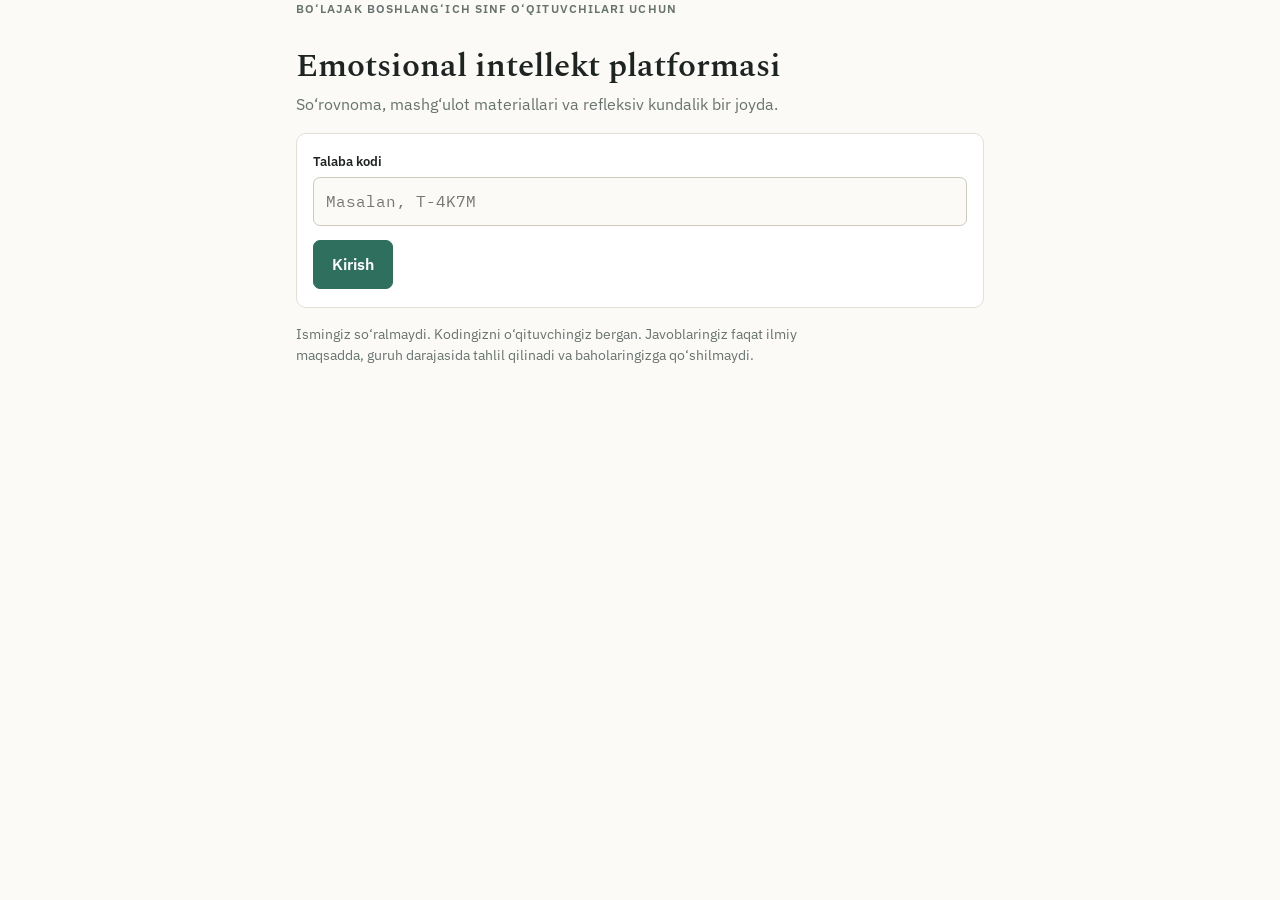
<file: index.html>
<!doctype html>
<html lang="uz">
<head>
<meta charset="utf-8">
<meta name="viewport" content="width=device-width, initial-scale=1, viewport-fit=cover">
<title>Emotsional intellekt platformasi</title>
<link rel="stylesheet" href="https://fonts.googleapis.com/css2?family=Spectral:wght@500;600&family=IBM+Plex+Sans:wght@400;500;600&family=IBM+Plex+Mono:wght@400;500&display=swap">
<link rel="stylesheet" href="uslub.css">
<link rel="manifest" href="manifest.json">
<meta name="theme-color" content="#2F6F5E">
<link rel="apple-touch-icon" href="ikon-192.png">
<link rel="icon" href="ikon-192.png">
</head>
<body>

<div class="yuqori-bar" id="bar" hidden>
  <div class="ichki">
    <span class="nom" id="bar-nom">Bosh sahifa</span>
    <span class="kod" id="bar-kod"></span>
    <button id="bar-orqaga" type="button">Orqaga</button>
  </div>
</div>

<div class="wrap">

  <!-- ============ KIRISH ============ -->
  <section id="e-kirish">
    <p class="kicker">Bo‘lajak boshlang‘ich sinf o‘qituvchilari uchun</p>
    <h1>Emotsional intellekt platformasi</h1>
    <p class="muted">So‘rovnoma, mashg‘ulot materiallari va refleksiv kundalik bir joyda.</p>

    <div class="panel">
      <label class="fld" style="margin-bottom:0">
        <span>Talaba kodi</span>
        <input type="text" class="mono" id="kod" placeholder="Masalan, T-4K7M" autocomplete="off" spellcheck="false">
      </label>
      <div class="amal" style="margin-top:14px">
        <button class="asosiy" id="kirish-tugma" type="button">Kirish</button>
        <span class="xabar" id="kirish-xabar"></span>
      </div>
    </div>
    <p class="small muted">Ismingiz so‘ralmaydi. Kodingizni o‘qituvchingiz bergan. Javoblaringiz faqat ilmiy maqsadda, guruh darajasida tahlil qilinadi va baholaringizga qo‘shilmaydi.</p>
  </section>

  <!-- ============ BOSH SAHIFA ============ -->
  <section id="e-bosh" hidden>
    <p class="kicker" id="bosh-guruh"></p>
    <h1>Xush kelibsiz</h1>

    <div class="panel" id="sorov-panel">
      <h3 style="margin-top:0">Diagnostik so‘rovnoma</h3>
      <p class="small muted" id="sorov-izoh"></p>
      <div class="amal" style="margin-top:10px">
        <button class="asosiy" id="sorov-tugma" type="button">So‘rovnomani ochish</button>
      </div>
    </div>

    <div id="mashgulot-bolim" hidden>
      <h2>Mashg‘ulotlar</h2>
      <p class="small muted">Har bir mashg‘ulotdan oldin materialni o‘qing va tekshiruv savollariga javob bering. Mashg‘ulot oxirida refleksiv kundalikni yozing.</p>
      <div id="mashgulot-royxat"></div>
    </div>
  </section>

  <!-- ============ MASHG'ULOT ============ -->
  <section id="e-mashgulot" hidden>
    <p class="kicker" id="m-modul"></p>
    <h1 id="m-nom"></h1>
    <p class="muted small" id="m-fan"></p>

    <div class="panel">
      <p style="margin-bottom:6px"><strong>Maqsad.</strong> <span id="m-maqsad"></span></p>
      <p class="small" style="margin:10px 0 4px"><strong>Mashg‘ulotdan keyin siz:</strong></p>
      <ul class="toza small" id="m-natijalar"></ul>
      <p class="small muted" style="margin:0"><strong>Tarkibiy qism:</strong> <span id="m-tarkibiy"></span> · <strong>Mahsulot:</strong> <span id="m-mahsulot"></span></p>
    </div>

    <h2>Mashg‘ulotdan oldin o‘qing</h2>
    <div class="oqish" id="m-oqish"></div>

    <h2>Tekshiruv savollari</h2>
    <p class="small muted">Har bir savolning bitta to‘g‘ri javobi bor. Natija baholanmaydi, u o‘zingizni tekshirish uchun.</p>
    <div id="m-savollar"></div>
    <div class="amal">
      <button class="asosiy" id="m-tekshir" type="button">Tekshirish</button>
      <button id="m-qayta" type="button" hidden>Qayta urinish</button>
      <span class="xabar" id="m-xabar"></span>
    </div>

    <h2>Amaliyot topshirig‘i</h2>
    <div class="panel"><p id="m-topshiriq" style="margin:0"></p></div>

    <div class="amal">
      <button class="asosiy" id="m-kundalik" type="button">Refleksiv kundalikni yozish</button>
    </div>
  </section>

  <!-- ============ KUNDALIK ============ -->
  <section id="e-kundalik" hidden>
    <p class="kicker">Refleksiv kundalik</p>
    <h1 id="k-nom"></h1>
    <p class="muted small">Har bir bosqichga kamida bir-ikki to‘liq jumla yozing. Kundalik baholanmaydi, lekin u sizning kasbiy o‘sishingizni ko‘rsatadigan asosiy hujjat. Yozganingiz shu qurilmada saqlanib turadi, saqlangandan keyin ham uni tahrirlash mumkin.</p>

    <div class="panel" id="k-qiyos-panel" hidden>
      <h3 style="margin-top:0">Vaziyat</h3>
      <p id="k-qiyos-vaziyat"></p>
      <textarea id="k-qiyos" aria-label="Vaziyatga javobingiz"></textarea>
      <div class="hisob" id="k-qiyos-hisob"></div>
    </div>

    <div id="k-bosqichlar"></div>

    <div class="bosqich" id="k-topshiriq-blok">
      <div class="b-nom">Oldingi mashg‘ulotning amaliyot topshirig‘i</div>
      <div class="b-savol">Uni bajardingizmi?</div>
      <div class="radio-qator" id="k-topshiriq"></div>
    </div>

    <div class="amal">
      <button class="asosiy" id="k-saqla" type="button">Saqlash</button>
      <span class="xabar" id="k-xabar"></span>
    </div>

    <div id="k-qiyos-natija" hidden>
      <h2>Birinchi va oxirgi javobingiz</h2>
      <div class="qiyos">
        <div><p class="small muted" style="margin-bottom:4px">1-mashg‘ulotda</p><div class="ustun" id="k-q1"></div></div>
        <div><p class="small muted" style="margin-bottom:4px">12-mashg‘ulotda</p><div class="ustun" id="k-q12"></div></div>
      </div>
      <p class="small muted" style="margin-top:10px">Ikkala javobni solishtiring: endi bolaning holatini qanday aniqlaysiz va javobingiz nimasi bilan farq qiladi? Buni portfoliodagi o‘sish dalillaringizdan biri sifatida yozing.</p>
    </div>
  </section>

</div>

<script src="umumiy.js"></script>
<script src="mashgulotlar.js"></script>
<script>
(function () {
  "use strict";

  var KOD_KALIT = "platforma_kod";
  var kod = "", guruh = "", holat = { kundalik: [], tayyorgarlik: [] };
  var sozlama = { faol_nuqtalar: "", ochiq_mashgulot: 1 };
  var joriy = null;           // ochiq mashg'ulot obyekti
  var testJavob = {};         // savol tartibi -> tanlangan variant
  var kTopshiriq = "";
  var joriyEkran = "kirish";

  /* ---------------- ekranlar ---------------- */
  function ekran(nom, sarlavha) {
    joriyEkran = nom;
    ["kirish", "bosh", "mashgulot", "kundalik"].forEach(function (e) {
      el("e-" + e).hidden = e !== nom;
    });
    el("bar").hidden = nom === "kirish";
    el("bar-nom").textContent = sarlavha || "Bosh sahifa";
    el("bar-kod").textContent = kod;
    el("bar-orqaga").textContent = nom === "bosh" ? "Chiqish" : "Orqaga";
    window.scrollTo(0, 0);
  }

  function marshrut() {
    if (!kod) { ekran("kirish"); return; }
    var h = (location.hash || "").replace("#", "");
    var m = h.match(/^(m|k)(\d{1,2})$/);
    if (m) {
      var n = parseInt(m[2], 10);
      var obj = MASHGULOTLAR.filter(function (x) { return x.n === n; })[0];
      if (obj && tajribaGuruhimi(guruh) && n <= sozlama.ochiq_mashgulot) {
        if (m[1] === "m") mashgulotChiz(obj); else kundalikChiz(obj);
        return;
      }
    }
    if (h) { try { history.replaceState(null, "", location.pathname + location.search); } catch (e) {} }
    boshChiz();
  }
  window.addEventListener("hashchange", marshrut);

  el("bar-orqaga").addEventListener("click", function () {
    if (joriyEkran === "kundalik" && joriy) { location.hash = "#m" + joriy.n; return; }
    if (joriyEkran === "mashgulot") { location.hash = ""; return; }
    xotiraOchir(KOD_KALIT);
    kod = ""; guruh = "";
    el("kod").value = "";
    if (location.hash) location.hash = ""; else ekran("kirish");
  });

  /* ---------------- kirish ---------------- */
  function yuklash(k, xabarEl) {
    xabarEl.textContent = "Tekshirilmoqda…";
    return Promise.all([
      sbRpc("talaba_holat", { p_kod: k }),
      sbRpc("platforma_holat", {})
    ]).then(function (r) {
      var a = r[0], b = r[1];
      if (a.xato) { xabarEl.textContent = xatoMatni(a); return false; }
      if (!a.body || a.body.holat !== "ok") {
        xabarEl.textContent = "Bunday kod ro‘yxatda yo‘q. Kodni tekshirib, qayta kiriting.";
        return false;
      }
      kod = k; guruh = a.body.guruh || "";
      holat.kundalik = a.body.kundalik || [];
      holat.tayyorgarlik = a.body.tayyorgarlik || [];
      if (b.ok && b.body) {
        sozlama.faol_nuqtalar = b.body.faol_nuqtalar || "";
        sozlama.ochiq_mashgulot = parseInt(b.body.ochiq_mashgulot, 10) || 1;
      }
      xotiraYoz(KOD_KALIT, kod);
      xabarEl.textContent = "";
      return true;
    });
  }

  el("kirish-tugma").addEventListener("click", function () {
    var k = el("kod").value.trim().toUpperCase();
    if (!k) { el("kirish-xabar").textContent = "Talaba kodini kiriting."; el("kod").focus(); return; }
    el("kirish-tugma").disabled = true;
    yuklash(k, el("kirish-xabar")).then(function (ok) {
      el("kirish-tugma").disabled = false;
      if (ok) marshrut();
    });
  });
  el("kod").addEventListener("keydown", function (e) { if (e.key === "Enter") el("kirish-tugma").click(); });

  /* ---------------- bosh sahifa ---------------- */
  function boshChiz() {
    el("bosh-guruh").textContent = (guruh ? guruh + "-guruh" : "") + (muassasa(guruh) ? " · " + muassasa(guruh) : "");

    var faol = sozlama.faol_nuqtalar ? sozlama.faol_nuqtalar.split(",") : [];
    var NOM = { PRE: "dastlabki", MID: "oraliq", POST: "yakuniy" };
    if (faol.length) {
      el("sorov-izoh").textContent = "Hozir ochiq o‘lchov: " + faol.map(function (x) { return NOM[x] || x; }).join(", ") +
        ". 45 savol, taxminan 25 daqiqa.";
      el("sorov-tugma").disabled = false;
    } else {
      el("sorov-izoh").textContent = "Hozir o‘lchov o‘tkazilmayapti.";
      el("sorov-tugma").disabled = true;
    }

    var tajriba = tajribaGuruhimi(guruh);
    el("mashgulot-bolim").hidden = !tajriba;
    if (tajriba) royxatChiz();
    ekran("bosh", "Bosh sahifa");
  }

  el("sorov-tugma").addEventListener("click", function () {
    window.location.href = "sorovnoma.html?kod=" + encodeURIComponent(kod);
  });

  function royxatChiz() {
    var uy = el("mashgulot-royxat");
    tozala(uy);
    [1, 2, 3].forEach(function (mn) {
      uy.appendChild(yarat("div", "modul-sarlavha", mn + "-modul. " + MODULLAR[mn].nom));
      var kartalar = yarat("div", "kartalar");
      MASHGULOTLAR.filter(function (m) { return m.modul === mn; }).forEach(function (m) {
        var ochiq = m.n <= sozlama.ochiq_mashgulot;
        var b = yarat("button", "karta");
        b.type = "button";
        if (!ochiq) b.disabled = true;
        var bosh = yarat("div", "k-bosh");
        bosh.appendChild(yarat("span", "k-n", m.n));
        bosh.appendChild(yarat("span", "k-nom", m.nom));
        b.appendChild(bosh);
        b.appendChild(yarat("div", "k-fan", m.fan));
        var h = yarat("div", "k-holat");
        if (!ochiq) h.appendChild(yarat("span", "chip", "hali ochilmagan"));
        else {
          var t = holat.tayyorgarlik.indexOf(m.n) >= 0;
          var k = holat.kundalik.indexOf(m.n) >= 0;
          h.appendChild(yarat("span", "chip" + (t ? " bor" : ""), t ? "tekshiruv bajarildi" : "tekshiruv kutilmoqda"));
          h.appendChild(yarat("span", "chip" + (k ? " bor" : ""), k ? "kundalik yozildi" : "kundalik yozilmagan"));
        }
        b.appendChild(h);
        if (ochiq) b.addEventListener("click", function () { location.hash = "#m" + m.n; });
        kartalar.appendChild(b);
      });
      uy.appendChild(kartalar);
    });
  }

  /* ---------------- mashg'ulot ---------------- */
  function mashgulotChiz(m) {
    joriy = m;
    testJavob = {};
    el("m-modul").textContent = m.modul + "-modul. " + MODULLAR[m.modul].nom + " · " + m.n + "-mashg‘ulot";
    el("m-nom").textContent = m.nom;
    el("m-fan").textContent = "Fan mavzusi: " + m.fan;
    el("m-maqsad").textContent = m.maqsad;
    el("m-tarkibiy").textContent = m.tarkibiy;
    el("m-mahsulot").textContent = m.mahsulot;

    var ul = el("m-natijalar"); tozala(ul);
    m.natijalar.forEach(function (t) { ul.appendChild(yarat("li", "", t)); });

    var oq = el("m-oqish"); tozala(oq);
    m.oqish.forEach(function (t) { oq.appendChild(yarat("p", "", t)); });

    el("m-topshiriq").textContent = m.topshiriq;
    savollarChiz(false);
    ekran("mashgulot", m.n + "-mashg‘ulot");
  }

  function savollarChiz(tekshirilgan) {
    var uy = el("m-savollar"); tozala(uy);
    joriy.savollar.forEach(function (s, i) {
      var d = yarat("div", "savol"); d.id = "sv-" + i;
      d.appendChild(yarat("div", "q", (i + 1) + ". " + s.q));
      var g = yarat("div", "variantlar");
      s.v.forEach(function (matn, vi) {
        var b = yarat("button"); b.type = "button";
        b.appendChild(yarat("span", "harf", "ABCD".charAt(vi)));
        b.appendChild(yarat("span", "", matn));
        if (testJavob[i] === vi) b.classList.add("tanlangan");
        if (tekshirilgan) {
          b.disabled = true;
          if (vi === s.t) b.classList.add("togri");
          else if (testJavob[i] === vi) b.classList.add("notogri");
        } else {
          b.addEventListener("click", function () {
            testJavob[i] = vi;
            var hamma = g.querySelectorAll("button");
            for (var x = 0; x < hamma.length; x++) hamma[x].classList.remove("tanlangan");
            b.classList.add("tanlangan");
            d.classList.remove("javobsiz");
            el("m-xabar").textContent = "";
          });
        }
        g.appendChild(b);
      });
      d.appendChild(g);
      if (tekshirilgan) {
        d.appendChild(yarat("p", "izoh", (testJavob[i] === s.t ? "To‘g‘ri. " : "To‘g‘ri javob: " + "ABCD".charAt(s.t) + ". ") + s.izoh));
      }
      uy.appendChild(d);
    });
    el("m-tekshir").hidden = !!tekshirilgan;
    el("m-qayta").hidden = !tekshirilgan;
  }

  el("m-tekshir").addEventListener("click", function () {
    var yoq = [];
    joriy.savollar.forEach(function (s, i) { if (testJavob[i] === undefined) yoq.push(i); });
    if (yoq.length) {
      yoq.forEach(function (i) { el("sv-" + i).classList.add("javobsiz"); });
      el("m-xabar").textContent = yoq.length + " ta savol javobsiz qoldi.";
      return;
    }
    var togri = 0;
    joriy.savollar.forEach(function (s, i) { if (testJavob[i] === s.t) togri++; });
    savollarChiz(true);
    var jami = joriy.savollar.length;
    el("m-xabar").className = "xabar ok";
    el("m-xabar").textContent = "Natija: " + togri + " / " + jami + ". Saqlanmoqda…";
    var jav = {};
    Object.keys(testJavob).forEach(function (k) { jav[String(Number(k) + 1)] = "ABCD".charAt(testJavob[k]); });
    sbRpc("tayyorgarlik_saqla", { p_kod: kod, p_mashgulot: joriy.n, p_javoblar: jav, p_togri: togri, p_jami: jami })
      .then(function (j) {
        if (j.ok && j.body === "saqlandi") {
          if (holat.tayyorgarlik.indexOf(joriy.n) < 0) holat.tayyorgarlik.push(joriy.n);
          el("m-xabar").textContent = "Natija: " + togri + " / " + jami + ". Saqlandi.";
        } else {
          el("m-xabar").className = "xabar";
          el("m-xabar").textContent = "Natija: " + togri + " / " + jami + ". Saqlanmadi: " + (j.xato ? xatoMatni(j) : "mashg‘ulot yopiq.");
        }
      });
  });

  el("m-qayta").addEventListener("click", function () {
    testJavob = {};
    el("m-xabar").className = "xabar"; el("m-xabar").textContent = "";
    savollarChiz(false);
  });

  el("m-kundalik").addEventListener("click", function () { location.hash = "#k" + joriy.n; });

  /* ---------------- kundalik ---------------- */
  var MIN = 20;
  function qoralamaKalit() { return "kundalik_" + kod + "_" + joriy.n; }

  function kundalikQiymatlari() {
    var j = {};
    KUNDALIK_BOSQICHLARI.forEach(function (b) { j[b.id] = el("kb-" + b.id).value.trim(); });
    if (joriy.qiyos) j.qiyos = el("k-qiyos").value.trim();
    return j;
  }

  function qoralamaSaqla() {
    xotiraYoz(qoralamaKalit(), JSON.stringify({ j: kundalikQiymatlari(), t: kTopshiriq }));
  }

  function hisobYangila(ta, hisobEl) {
    var n = ta.value.trim().length;
    hisobEl.textContent = n < MIN ? n + " / kamida " + MIN + " belgi" : n + " belgi";
  }

  function topshiriqChiz() {
    var uy = el("k-topshiriq"); tozala(uy);
    [["bajarildi", "Bajardim"], ["qisman", "Qisman"], ["bajarilmadi", "Bajarmadim"]].forEach(function (v) {
      var b = yarat("button", v[0] === kTopshiriq ? "tanlangan" : "", v[1]); b.type = "button";
      b.addEventListener("click", function () { kTopshiriq = v[0]; topshiriqChiz(); qoralamaSaqla(); });
      uy.appendChild(b);
    });
  }

  function maydonlarniTold(j, t) {
    KUNDALIK_BOSQICHLARI.forEach(function (b) {
      var ta = el("kb-" + b.id);
      ta.value = (j && j[b.id]) || "";
      hisobYangila(ta, el("kh-" + b.id));
    });
    if (joriy.qiyos) { el("k-qiyos").value = (j && j.qiyos) || ""; hisobYangila(el("k-qiyos"), el("k-qiyos-hisob")); }
    kTopshiriq = t || "";
    topshiriqChiz();
  }

  function kundalikChiz(m) {
    joriy = m;
    el("k-nom").textContent = m.n + "-mashg‘ulot. " + m.nom;
    el("k-xabar").className = "xabar"; el("k-xabar").textContent = "";
    el("k-qiyos-natija").hidden = true;

    el("k-qiyos-panel").hidden = !m.qiyos;
    el("k-qiyos-vaziyat").textContent = QIYOS_VAZIYAT;
    el("k-topshiriq-blok").hidden = m.n === 1;

    var uy = el("k-bosqichlar"); tozala(uy);
    KUNDALIK_BOSQICHLARI.forEach(function (b, i) {
      var d = yarat("div", "bosqich");
      var nom = yarat("div", "b-nom");
      nom.appendChild(yarat("span", "b-n", (i + 1) + "."));
      nom.appendChild(yarat("span", "", b.nom));
      d.appendChild(nom);
      d.appendChild(yarat("div", "b-savol", b.savol));
      var ta = yarat("textarea"); ta.id = "kb-" + b.id; ta.setAttribute("aria-label", b.nom);
      var h = yarat("div", "hisob"); h.id = "kh-" + b.id;
      ta.addEventListener("input", function () { hisobYangila(ta, h); qoralamaSaqla(); });
      d.appendChild(ta); d.appendChild(h);
      uy.appendChild(d);
    });
    el("k-qiyos").oninput = function () { hisobYangila(el("k-qiyos"), el("k-qiyos-hisob")); qoralamaSaqla(); };

    /* avval qoralama, keyin bazadagi yozuv */
    var q = null;
    try { q = JSON.parse(xotiraOl(qoralamaKalit()) || "null"); } catch (e) { q = null; }
    maydonlarniTold(q && q.j, q && q.t);
    ekran("kundalik", m.n + "-mashg‘ulot kundaligi");

    if (!q) {
      el("k-xabar").textContent = "Yuklanmoqda…";
      sbRpc("kundalik_ol", { p_kod: kod, p_mashgulot: m.n }).then(function (r) {
        el("k-xabar").textContent = "";
        if (r.ok && r.body && r.body.javoblar && joriy === m) {
          maydonlarniTold(r.body.javoblar, r.body.topshiriq);
          el("k-xabar").className = "xabar ok";
          el("k-xabar").textContent = "Avval saqlangan kundalik ochildi (" + sanaMatn(r.body.yangilangan) + ").";
        }
      });
    }
  }

  el("k-saqla").addEventListener("click", function () {
    var j = kundalikQiymatlari();
    var kam = [];
    KUNDALIK_BOSQICHLARI.forEach(function (b) {
      var ta = el("kb-" + b.id);
      if (j[b.id].length < MIN) { kam.push(b.nom); ta.classList.add("javobsiz"); }
      else ta.classList.remove("javobsiz");
    });
    if (joriy.qiyos && j.qiyos.length < MIN) kam.push("Vaziyatga javob");
    el("k-xabar").className = "xabar";
    if (kam.length) {
      el("k-xabar").textContent = "Quyidagilarni to‘ldiring: " + kam.join(", ") + ".";
      return;
    }
    if (joriy.n > 1 && !kTopshiriq) {
      el("k-xabar").textContent = "Amaliyot topshirig‘ini bajarganingizni belgilang.";
      return;
    }
    el("k-saqla").disabled = true;
    el("k-xabar").textContent = "Saqlanmoqda…";
    var m = joriy;
    sbRpc("kundalik_saqla", { p_kod: kod, p_mashgulot: m.n, p_javoblar: j, p_topshiriq: kTopshiriq || null })
      .then(function (r) {
        el("k-saqla").disabled = false;
        if (r.ok && r.body === "saqlandi") {
          xotiraOchir("kundalik_" + kod + "_" + m.n);
          if (holat.kundalik.indexOf(m.n) < 0) holat.kundalik.push(m.n);
          el("k-xabar").className = "xabar ok";
          el("k-xabar").textContent = "Kundalik saqlandi. Keyinroq qaytib tahrirlashingiz mumkin.";
          if (m.n === 12) qiyosKorsat(j.qiyos);
        } else if (r.ok && r.body === "yopiq") {
          el("k-xabar").textContent = "Bu mashg‘ulot kundaligi hozir yopiq.";
        } else {
          el("k-xabar").textContent = (r.xato ? xatoMatni(r) : "Saqlanmadi.") + " Yozganingiz shu qurilmada saqlanib turibdi.";
        }
      });
  });

  function qiyosKorsat(yangi) {
    sbRpc("kundalik_ol", { p_kod: kod, p_mashgulot: 1 }).then(function (r) {
      var eski = r.ok && r.body && r.body.javoblar && r.body.javoblar.qiyos;
      el("k-q1").textContent = eski || "1-mashg‘ulot kundaligida bu javob yozilmagan.";
      el("k-q12").textContent = yangi;
      el("k-qiyos-natija").hidden = false;
    });
  }

  /* ---------------- boshlash ---------------- */
  var manzilKod = manzilParam("kod").toUpperCase();
  var saqlangan = (xotiraOl(KOD_KALIT) || "").toUpperCase();
  var boshKod = /^[A-Z0-9-]{1,20}$/.test(manzilKod) ? manzilKod : saqlangan;
  if (boshKod) {
    el("kod").value = boshKod;
    yuklash(boshKod, el("kirish-xabar")).then(function (ok) { if (ok) marshrut(); else ekran("kirish"); });
  } else {
    ekran("kirish");
  }
})();
</script>
</body>
</html>
</file>
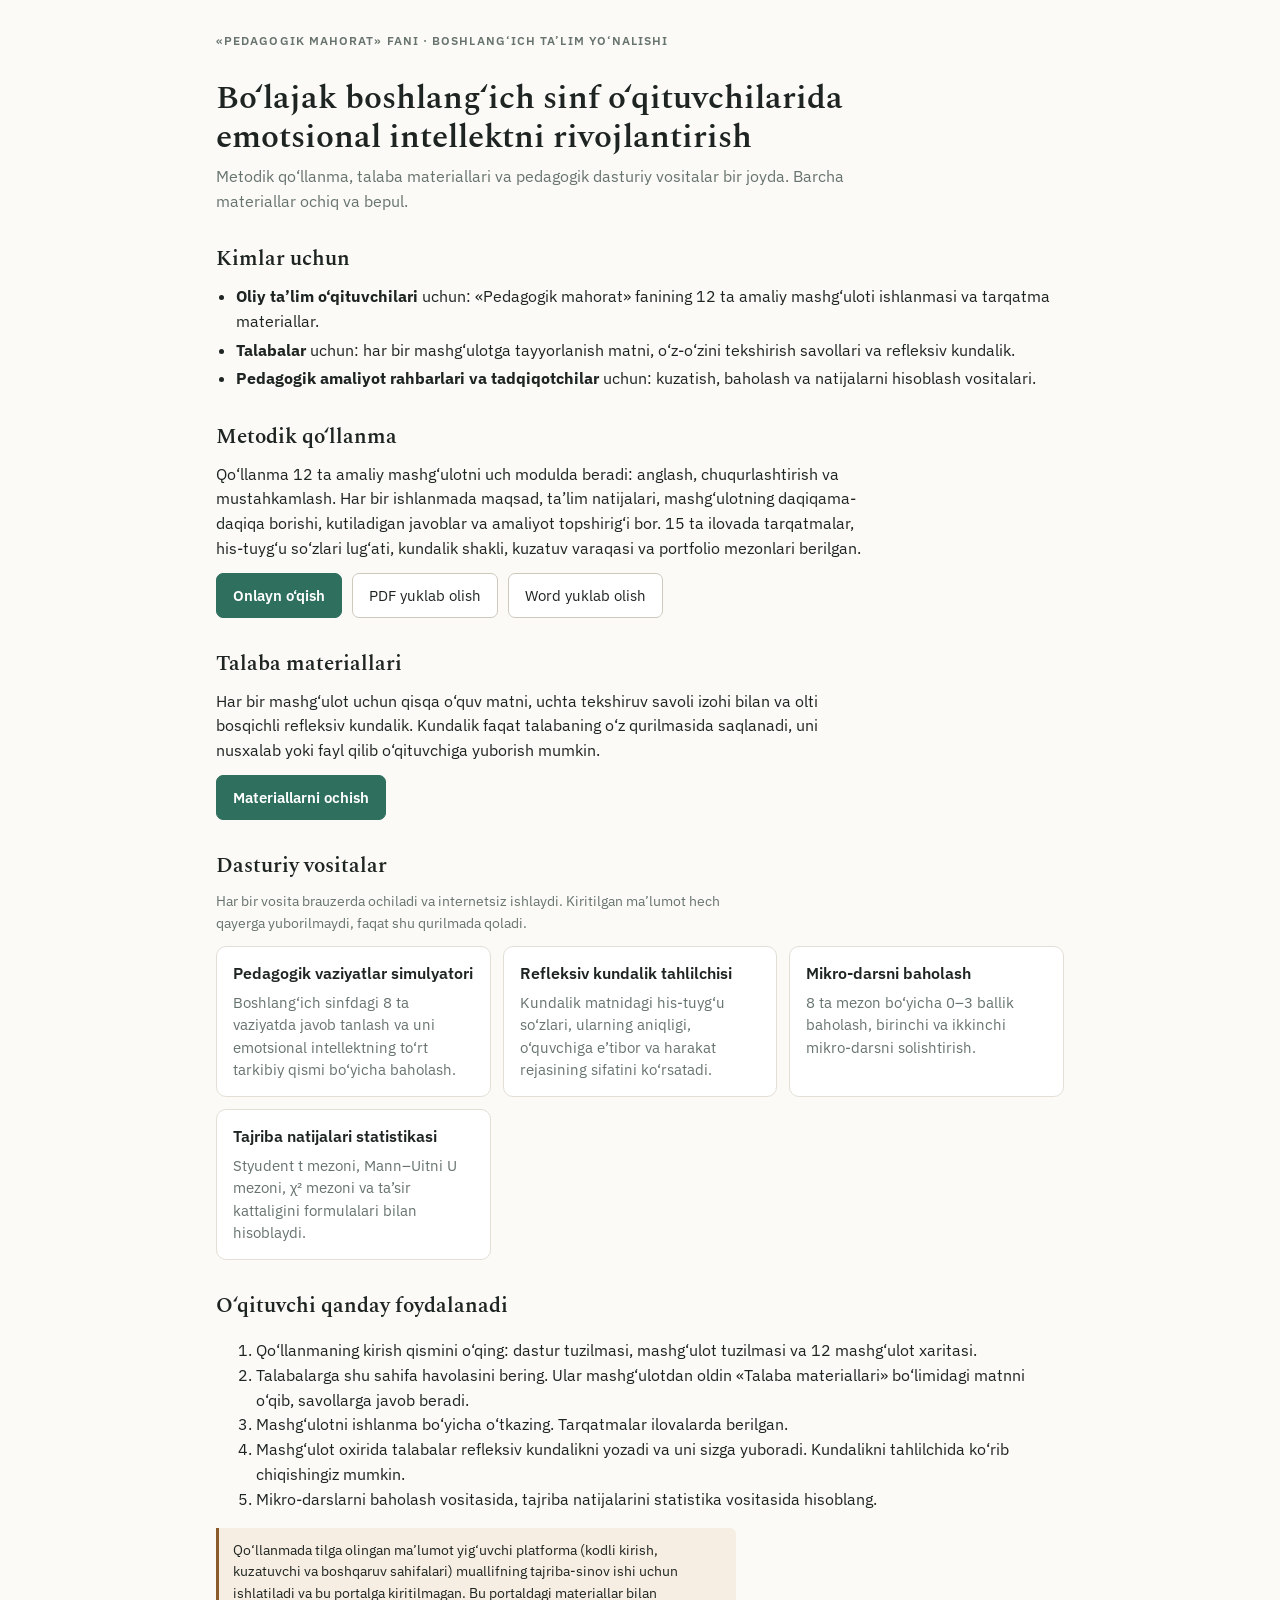
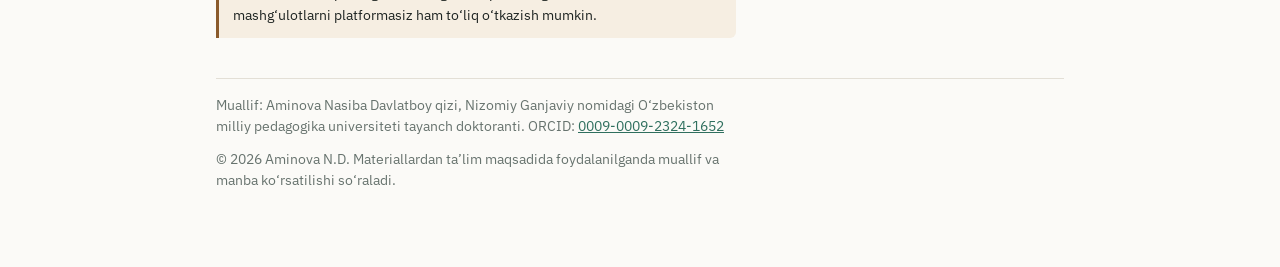
<file: ochiq/index.html>
<!doctype html>
<html lang="uz">
<head>
<meta charset="utf-8">
<meta name="viewport" content="width=device-width, initial-scale=1, viewport-fit=cover">
<title>Emotsional intellekt: metodik portal</title>
<meta name="description" content="Bo‘lajak boshlang‘ich sinf o‘qituvchilarida emotsional intellektni rivojlantirish: metodik qo‘llanma, talaba materiallari va pedagogik dasturiy vositalar.">
<link rel="preconnect" href="https://fonts.googleapis.com">
<link rel="stylesheet" href="https://fonts.googleapis.com/css2?family=Spectral:wght@500;600&family=IBM+Plex+Sans:wght@400;500;600&family=IBM+Plex+Mono:wght@400;500&display=swap">
<link rel="stylesheet" href="uslub.css">
</head>
<body>
<main class="wrap ochiq-keng">
  <p class="kicker" style="margin-top:32px">«Pedagogik mahorat» fani · Boshlang‘ich ta’lim yo‘nalishi</p>
  <h1>Bo‘lajak boshlang‘ich sinf o‘qituvchilarida emotsional intellektni rivojlantirish</h1>
  <p class="muted">Metodik qo‘llanma, talaba materiallari va pedagogik dasturiy vositalar bir joyda. Barcha materiallar ochiq va bepul.</p>

  <h2>Kimlar uchun</h2>
  <ul class="toza">
    <li><b>Oliy ta’lim o‘qituvchilari</b> uchun: «Pedagogik mahorat» fanining 12 ta amaliy mashg‘uloti ishlanmasi va tarqatma materiallar.</li>
    <li><b>Talabalar</b> uchun: har bir mashg‘ulotga tayyorlanish matni, o‘z-o‘zini tekshirish savollari va refleksiv kundalik.</li>
    <li><b>Pedagogik amaliyot rahbarlari va tadqiqotchilar</b> uchun: kuzatish, baholash va natijalarni hisoblash vositalari.</li>
  </ul>

  <h2>Metodik qo‘llanma</h2>
  <p>Qo‘llanma 12 ta amaliy mashg‘ulotni uch modulda beradi: anglash, chuqurlashtirish va mustahkamlash. Har bir ishlanmada maqsad, ta’lim natijalari, mashg‘ulotning daqiqama-daqiqa borishi, kutiladigan javoblar va amaliyot topshirig‘i bor. 15 ta ilovada tarqatmalar, his-tuyg‘u so‘zlari lug‘ati, kundalik shakli, kuzatuv varaqasi va portfolio mezonlari berilgan.</p>
  <div class="tugmalar">
    <a class="tugma asosiy" href="qollanma.html">Onlayn o‘qish</a>
    <a class="tugma" href="fayllar/qollanma.pdf" download>PDF yuklab olish</a>
    <a class="tugma" href="fayllar/qollanma.docx" download>Word yuklab olish</a>
  </div>

  <h2>Talaba materiallari</h2>
  <p>Har bir mashg‘ulot uchun qisqa o‘quv matni, uchta tekshiruv savoli izohi bilan va olti bosqichli refleksiv kundalik. Kundalik faqat talabaning o‘z qurilmasida saqlanadi, uni nusxalab yoki fayl qilib o‘qituvchiga yuborish mumkin.</p>
  <div class="tugmalar">
    <a class="tugma asosiy" href="talaba.html">Materiallarni ochish</a>
  </div>

  <h2>Dasturiy vositalar</h2>
  <p class="muted small">Har bir vosita brauzerda ochiladi va internetsiz ishlaydi. Kiritilgan ma’lumot hech qayerga yuborilmaydi, faqat shu qurilmada qoladi.</p>
  <div class="bolim-grid">
    <a class="karta" href="dasturlar/simulyator.html">
      <div class="k-nom">Pedagogik vaziyatlar simulyatori</div>
      <p>Boshlang‘ich sinfdagi 8 ta vaziyatda javob tanlash va uni emotsional intellektning to‘rt tarkibiy qismi bo‘yicha baholash.</p>
    </a>
    <a class="karta" href="dasturlar/kundalik-tahlil.html">
      <div class="k-nom">Refleksiv kundalik tahlilchisi</div>
      <p>Kundalik matnidagi his-tuyg‘u so‘zlari, ularning aniqligi, o‘quvchiga e’tibor va harakat rejasining sifatini ko‘rsatadi.</p>
    </a>
    <a class="karta" href="dasturlar/mikrodars.html">
      <div class="k-nom">Mikro-darsni baholash</div>
      <p>8 ta mezon bo‘yicha 0–3 ballik baholash, birinchi va ikkinchi mikro-darsni solishtirish.</p>
    </a>
    <a class="karta" href="dasturlar/statistika.html">
      <div class="k-nom">Tajriba natijalari statistikasi</div>
      <p>Styudent t mezoni, Mann–Uitni U mezoni, χ² mezoni va ta’sir kattaligini formulalari bilan hisoblaydi.</p>
    </a>
  </div>

  <h2>O‘qituvchi qanday foydalanadi</h2>
  <ol>
    <li>Qo‘llanmaning kirish qismini o‘qing: dastur tuzilmasi, mashg‘ulot tuzilmasi va 12 mashg‘ulot xaritasi.</li>
    <li>Talabalarga shu sahifa havolasini bering. Ular mashg‘ulotdan oldin «Talaba materiallari» bo‘limidagi matnni o‘qib, savollarga javob beradi.</li>
    <li>Mashg‘ulotni ishlanma bo‘yicha o‘tkazing. Tarqatmalar ilovalarda berilgan.</li>
    <li>Mashg‘ulot oxirida talabalar refleksiv kundalikni yozadi va uni sizga yuboradi. Kundalikni tahlilchida ko‘rib chiqishingiz mumkin.</li>
    <li>Mikro-darslarni baholash vositasida, tajriba natijalarini statistika vositasida hisoblang.</li>
  </ol>
  <p class="note">Qo‘llanmada tilga olingan ma’lumot yig‘uvchi platforma (kodli kirish, kuzatuvchi va boshqaruv sahifalari) muallifning tajriba-sinov ishi uchun ishlatiladi va bu portalga kiritilmagan. Bu portaldagi materiallar bilan mashg‘ulotlarni platformasiz ham to‘liq o‘tkazish mumkin.</p>

  <footer class="oyoq">
    <p>Muallif: Aminova Nasiba Davlatboy qizi, Nizomiy Ganjaviy nomidagi O‘zbekiston milliy pedagogika universiteti tayanch doktoranti. ORCID: <a href="https://orcid.org/0009-0009-2324-1652">0009-0009-2324-1652</a></p>
    <p>© 2026 Aminova N.D. Materiallardan ta’lim maqsadida foydalanilganda muallif va manba ko‘rsatilishi so‘raladi.</p>
  </footer>
</main>
</body>
</html>
</file>
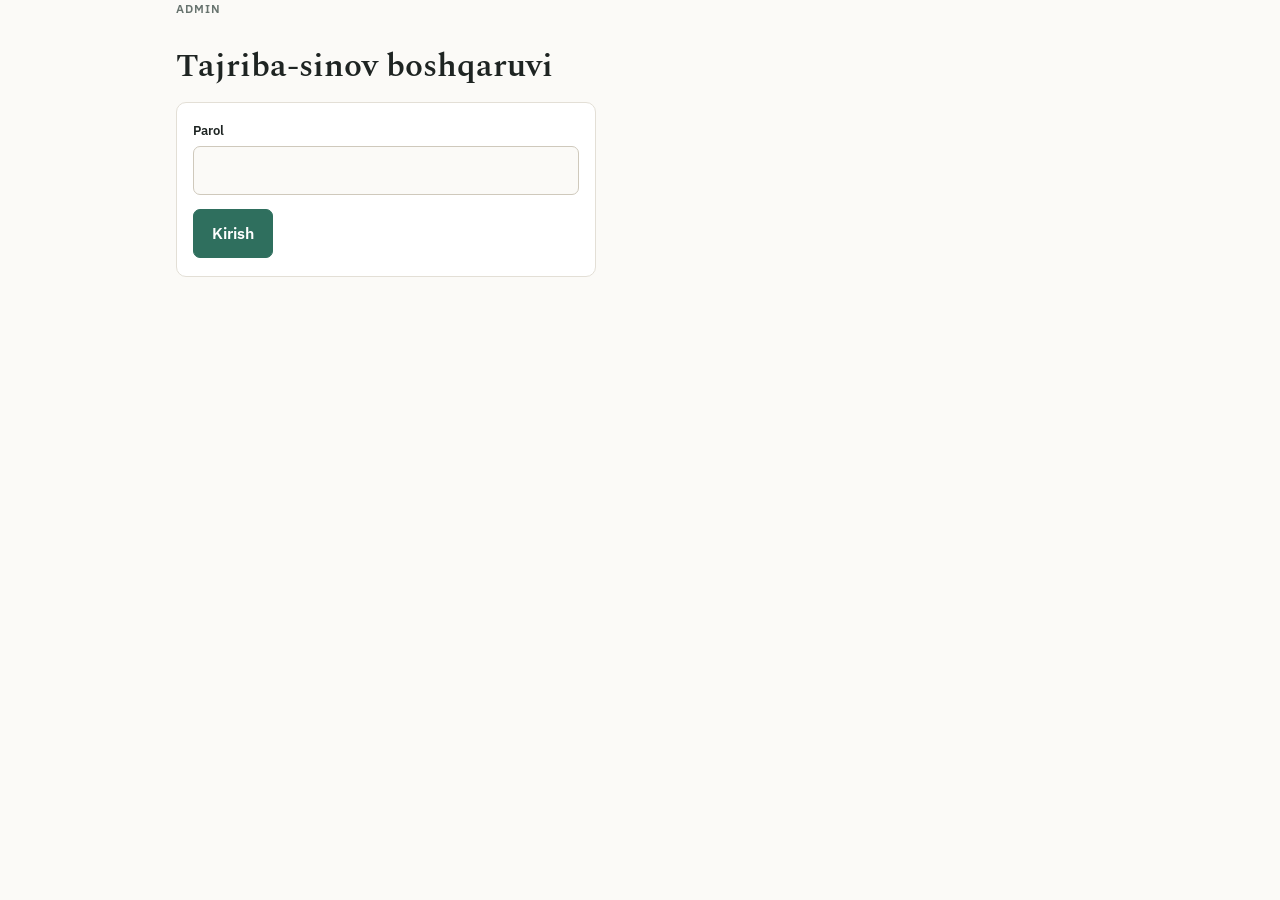
<file: admin.html>
<!doctype html>
<html lang="uz">
<head>
<meta charset="utf-8">
<meta name="viewport" content="width=device-width, initial-scale=1, viewport-fit=cover">
<meta name="robots" content="noindex">
<title>Tajriba-sinov boshqaruvi</title>
<link rel="stylesheet" href="https://fonts.googleapis.com/css2?family=Spectral:wght@500;600&family=IBM+Plex+Sans:wght@400;500;600&family=IBM+Plex+Mono:wght@400;500&display=swap">
<link rel="stylesheet" href="uslub.css">
<style>
  .asboblar{display:flex; gap:10px; flex-wrap:wrap; align-items:center; margin:12px 0 6px}
  .asboblar label{font-size:13px; font-weight:600; color:var(--muted)}
  .asboblar select, .asboblar input{width:auto}
  .belgi{text-align:center; font-family:var(--mono)}
  .bor{color:var(--accent); font-weight:600}
  .yoq{color:var(--muted)}
  tr.jami td{font-weight:600; border-top:2px solid var(--line-2)}
  .bosh{padding:22px; text-align:center; color:var(--muted); font-size:14px}
  .belgi-qator{display:flex; gap:14px; flex-wrap:wrap}
  .belgi-qator label{display:flex; gap:6px; align-items:center; font-size:15px}
  td.kod{font-family:var(--mono); white-space:nowrap}
  .tbl-wrap table{font-size:13.5px}
</style>
</head>
<body>
<div class="wrap keng">

  <!-- KIRISH -->
  <section id="e-kirish">
    <p class="kicker">Admin</p>
    <h1>Tajriba-sinov boshqaruvi</h1>
    <div class="panel" style="max-width:420px">
      <label class="fld" style="margin-bottom:0"><span>Parol</span>
        <input type="password" id="parol" autocomplete="current-password"></label>
      <div class="amal" style="margin-top:14px">
        <button class="asosiy" id="kirish" type="button">Kirish</button>
        <span class="xabar" id="kirish-xabar"></span>
      </div>
    </div>
  </section>

  <!-- ASOSIY -->
  <section id="e-asosiy" hidden>
    <p class="kicker">Admin</p>
    <h1>Tajriba-sinov boshqaruvi</h1>
    <p class="muted" id="yangilandi">Yuklanmoqda…</p>
    <div class="amal" style="margin-top:4px">
      <button id="yangila" type="button">Yangilash</button>
      <button id="chiqish" type="button">Chiqish</button>
    </div>

    <h2>Sozlamalar</h2>
    <div class="panel">
      <h3 style="margin-top:0">So‘rovnomada ochiq o‘lchov</h3>
      <div class="belgi-qator" id="nuqtalar">
        <label><input type="checkbox" value="PRE"> Dastlabki (PRE)</label>
        <label><input type="checkbox" value="MID"> Oraliq (MID)</label>
        <label><input type="checkbox" value="POST"> Yakuniy (POST)</label>
      </div>
      <div class="amal" style="margin-top:10px">
        <button id="nuqta-saqla" type="button">Saqlash</button>
        <span class="xabar" id="nuqta-xabar"></span>
      </div>
      <p class="small muted" style="margin-top:8px">O‘lchov kuni faqat keraklisini qoldiring. Hech biri belgilanmasa, so‘rovnoma yopiladi.</p>

      <h3>Talabalarga ochiq mashg‘ulotlar</h3>
      <div class="asboblar">
        <label for="ochiq">1-mashg‘ulotdan</label>
        <select id="ochiq"></select>
        <label for="ochiq">-mashg‘ulotgacha</label>
        <button id="ochiq-saqla" type="button">Saqlash</button>
        <span class="xabar" id="ochiq-xabar"></span>
      </div>
      <p class="small muted">Har hafta keyingi mashg‘ulotni mashg‘ulotdan 2–3 kun oldin oching, shunda talabalar materialni oldindan o‘qiydi.</p>
    </div>

    <h2>So‘rovnoma: guruhlar bo‘yicha</h2>
    <div class="tbl-wrap"><table>
      <thead><tr><th>Guruh</th><th>Turi</th><th>Muassasa</th><th class="son">Talaba</th><th class="son">PRE</th><th class="son">MID</th><th class="son">POST</th></tr></thead>
      <tbody id="jamlanma"><tr><td colspan="7" class="bosh">…</td></tr></tbody>
    </table></div>

    <h2>Kundalik va tekshiruvlar</h2>
    <p class="small muted">Har katakda: kundalik yozgan talabalar soni / guruhdagi talabalar. Qavsda mashg‘ulotdan oldingi tekshiruvni bajarganlar.</p>
    <div class="tbl-wrap"><table id="kundalik-jadval"></table></div>

    <h2>Kuzatuv varaqalari</h2>
    <div class="tbl-wrap"><table>
      <thead><tr><th>Guruh</th><th class="son">Talaba</th><th class="son">Dastlabki</th><th class="son">Oraliq</th><th class="son">Yakuniy</th></tr></thead>
      <tbody id="kuzatuv-jamlanma"><tr><td colspan="5" class="bosh">…</td></tr></tbody>
    </table></div>

    <h3>Kuzatuvchilar</h3>
    <div class="asboblar">
      <input type="text" id="kz-izoh" placeholder="Izoh: masalan, 12-maktab, 2-A sinf o‘qituvchisi" style="min-width:260px; flex:1">
      <button id="kz-qosh" type="button">Yangi kod yaratish</button>
      <span class="xabar" id="kz-xabar"></span>
    </div>
    <div class="tbl-wrap"><table>
      <thead><tr><th>Kod</th><th>Izoh</th><th class="son">Varaqalar</th><th>Havola</th></tr></thead>
      <tbody id="kuzatuvchilar"><tr><td colspan="4" class="bosh">…</td></tr></tbody>
    </table></div>

    <h2>Talabalar</h2>
    <div class="asboblar">
      <label for="f-guruh">Guruh</label>
      <select id="f-guruh"><option value="">hammasi</option></select>
      <label for="f-holat">Ko‘rsatish</label>
      <select id="f-holat">
        <option value="">hammasi</option>
        <option value="PRE">PRE topshirmaganlar</option>
        <option value="MID">MID topshirmaganlar</option>
        <option value="POST">POST topshirmaganlar</option>
        <option value="tugatgan">uchalasini topshirganlar</option>
      </select>
      <span class="small muted" id="soni"></span>
    </div>
    <div class="tbl-wrap"><table>
      <thead><tr><th>Kod</th><th>Guruh</th><th class="belgi">PRE</th><th class="belgi">MID</th><th class="belgi">POST</th><th class="son">Kundalik</th><th class="belgi">Kuzatuv</th></tr></thead>
      <tbody id="royxat"><tr><td colspan="7" class="bosh">…</td></tr></tbody>
    </table></div>

    <h2>Eksport</h2>
    <p class="small muted">Barcha fayllar CSV ko‘rinishida yuklanadi, JASP va Excel to‘g‘ridan-to‘g‘ri ochadi.</p>
    <ul class="toza small muted">
      <li><strong>Tahlil uchun (JASP)</strong>: har bir talaba bitta qator. So‘rovnoma ballari, foizlari va darajalari, kuzatuv varaqasining o‘rtacha bahosi, kundaliklar soni har o‘lchov uchun alohida ustunda. Styudent t, Mann–Uitni U, Pirson χ² va Koen d shu fayldan hisoblanadi.</li>
      <li><strong>Xom javoblar</strong>: so‘rovnomaning har bir topshirig‘i bitta qator, 45 ta javob alohida ustunda.</li>
      <li><strong>Kundaliklar</strong>: har bir kundalik bitta qator, olti bosqich matni bilan. Sifat tahlili uchun.</li>
      <li><strong>Kuzatuv varaqalari</strong>: har bir varaqa bitta qator, 15 band alohida ustunda. N belgisi bo‘sh katak bo‘lib chiqadi.</li>
    </ul>
    <div class="asboblar">
      <button class="asosiy" id="eks-tahlil" type="button">Tahlil uchun (JASP)</button>
      <button id="eks-xom" type="button">Xom javoblar</button>
      <button id="eks-kundalik" type="button">Kundaliklar</button>
      <button id="eks-kuzatuv" type="button">Kuzatuv varaqalari</button>
      <span class="small muted" id="eks-xabar"></span>
    </div>

    <h2>Parolni almashtirish</h2>
    <div class="panel" style="max-width:420px">
      <label class="fld"><span>Yangi parol (kamida 8 belgi)</span>
        <input type="password" id="yangi-parol" autocomplete="new-password"></label>
      <div class="amal" style="margin-top:0">
        <button id="parol-saqla" type="button">Almashtirish</button>
        <span class="xabar" id="parol-xabar"></span>
      </div>
    </div>

    <div class="xabar" id="xabar"></div>
    <p class="small muted" style="margin-top:20px">Bu sahifada talabalarning ismi ko‘rsatilmaydi, faqat kodlar. Ism va kod mosligi <em>kodlar.xlsx</em> faylida turadi.</p>
  </section>
</div>

<script src="umumiy.js"></script>
<script src="mashgulotlar.js"></script>
<script>
(function () {
  "use strict";

  var PAROL_KALIT = "admin_parol";
  var parol = "";
  var malumot = [], natijalar = null, kundaliklar = [], tayyorgarlik = [], kuzatuvlar = [], kuzatuvchilar = [];
  var NUQTALAR = ["PRE", "MID", "POST"];
  var MEZON = ["bilim", "amaliy", "refleksiv", "kasbiy"];

  function sessiyaOl() { try { return sessionStorage.getItem(PAROL_KALIT) || ""; } catch (e) { return ""; } }
  function sessiyaYoz(v) { try { if (v) sessionStorage.setItem(PAROL_KALIT, v); else sessionStorage.removeItem(PAROL_KALIT); } catch (e) {} }

  function rpcP(nom, qoshimcha) {
    var t = { p_parol: parol };
    if (qoshimcha) Object.keys(qoshimcha).forEach(function (k) { t[k] = qoshimcha[k]; });
    return sbRpc(nom, t);
  }

  /* ---------------- kirish ---------------- */
  function kirish(p) {
    el("kirish-xabar").textContent = "Tekshirilmoqda…";
    return sbRpc("admin_kirish", { p_parol: p }).then(function (j) {
      if (j.xato) { el("kirish-xabar").textContent = xatoMatni(j); return; }
      if (j.body !== true) { el("kirish-xabar").textContent = "Parol noto‘g‘ri."; sessiyaYoz(""); return; }
      parol = p; sessiyaYoz(p);
      el("kirish-xabar").textContent = "";
      el("e-kirish").hidden = true; el("e-asosiy").hidden = false;
      yukla();
    });
  }
  el("kirish").addEventListener("click", function () {
    var p = el("parol").value;
    if (!p) { el("kirish-xabar").textContent = "Parolni kiriting."; return; }
    kirish(p);
  });
  el("parol").addEventListener("keydown", function (e) { if (e.key === "Enter") el("kirish").click(); });
  el("chiqish").addEventListener("click", function () {
    sessiyaYoz(""); parol = ""; el("parol").value = "";
    el("e-asosiy").hidden = true; el("e-kirish").hidden = false;
  });

  /* ---------------- yuklash ---------------- */
  function yukla() {
    natijalar = null;
    el("yangila").disabled = true;
    el("xabar").textContent = "";
    el("yangilandi").textContent = "Yuklanmoqda…";
    Promise.all([
      rpcP("admin_holat_p"), rpcP("admin_kundaliklar"), rpcP("admin_tayyorgarlik"),
      rpcP("admin_kuzatuvlar"), rpcP("admin_kuzatuvchilar"), sbRpc("platforma_holat", {})
    ]).then(function (r) {
      el("yangila").disabled = false;
      var xato = r.filter(function (x) { return x.xato; })[0];
      if (xato) {
        el("yangilandi").textContent = "";
        el("xabar").textContent = xatoMatni(xato) + " Agar xato takrorlansa, SQL fayl to‘liq ishga tushirilganini tekshiring.";
        return;
      }
      malumot = r[0].body || [];
      kundaliklar = r[1].body || [];
      tayyorgarlik = r[2].body || [];
      kuzatuvlar = r[3].body || [];
      kuzatuvchilar = r[4].body || [];
      sozlamaChiz(r[5].body || {});
      el("yangilandi").textContent = malumot.length + " ta talaba · " + kundaliklar.length + " ta kundalik · " +
        kuzatuvlar.length + " ta kuzatuv varaqasi · " + sanaMatn(new Date().toISOString());
      guruhlarniQoy();
      jamlanmaChiz();
      kundalikJadval();
      kuzatuvJamlanma();
      kuzatuvchilarChiz();
      royxatChiz();
    });
  }
  el("yangila").addEventListener("click", yukla);

  /* ---------------- sozlamalar ---------------- */
  (function () {
    var s = el("ochiq");
    for (var i = 1; i <= 12; i++) { var o = document.createElement("option"); o.value = String(i); o.textContent = String(i); s.appendChild(o); }
  })();

  function sozlamaChiz(s) {
    var faol = (s.faol_nuqtalar || "").split(",");
    var q = el("nuqtalar").querySelectorAll("input");
    for (var i = 0; i < q.length; i++) q[i].checked = faol.indexOf(q[i].value) >= 0;
    if (s.ochiq_mashgulot) el("ochiq").value = String(s.ochiq_mashgulot);
  }

  function sozla(kalit, qiymat, xabarEl) {
    xabarEl.className = "xabar"; xabarEl.textContent = "Saqlanmoqda…";
    rpcP("admin_sozla", { p_kalit: kalit, p_qiymat: qiymat }).then(function (j) {
      if (j.xato) { xabarEl.textContent = xatoMatni(j); return; }
      if (j.body === "saqlandi") { xabarEl.className = "xabar ok"; xabarEl.textContent = "Saqlandi."; }
      else if (j.body === "parol_xato") xabarEl.textContent = "Parol eskirgan. Qayta kiring.";
      else xabarEl.textContent = "Qiymat noto‘g‘ri.";
    });
  }
  el("nuqta-saqla").addEventListener("click", function () {
    var q = el("nuqtalar").querySelectorAll("input"), v = [];
    for (var i = 0; i < q.length; i++) if (q[i].checked) v.push(q[i].value);
    sozla("faol_nuqtalar", v.join(","), el("nuqta-xabar"));
  });
  el("ochiq-saqla").addEventListener("click", function () { sozla("ochiq_mashgulot", el("ochiq").value, el("ochiq-xabar")); });

  /* ---------------- jadvallar ---------------- */
  function katak(tr, matni, cls) {
    var td = document.createElement("td");
    if (cls) td.className = cls;
    td.appendChild(document.createTextNode(matni === undefined || matni === null ? "" : String(matni)));
    tr.appendChild(td); return td;
  }
  function bosh(tb, n, matn) {
    tozala(tb);
    var tr = document.createElement("tr"), td = katak(tr, matn, "bosh"); td.colSpan = n; tb.appendChild(tr);
  }

  function guruhlarJami() {
    var g = {};
    malumot.forEach(function (r) {
      if (!g[r.guruh]) g[r.guruh] = { turi: r.turi, jami: 0, pre: 0, mid: 0, post: 0 };
      var x = g[r.guruh]; x.jami++;
      if (r.pre) x.pre++; if (r.mid) x.mid++; if (r.post) x.post++;
    });
    return g;
  }

  function jamlanmaChiz() {
    var g = guruhlarJami(), tb = el("jamlanma");
    if (!Object.keys(g).length) { bosh(tb, 7, "Talabalar topilmadi."); return; }
    tozala(tb);
    var j = { jami: 0, pre: 0, mid: 0, post: 0 };
    Object.keys(g).sort().forEach(function (nom) {
      var x = g[nom]; j.jami += x.jami; j.pre += x.pre; j.mid += x.mid; j.post += x.post;
      var tr = document.createElement("tr");
      katak(tr, nom, "kod");
      var td = katak(tr, ""); var sp = yarat("span", "chip" + (x.turi === "tajriba" ? " bor" : ""), x.turi || ""); td.appendChild(sp);
      katak(tr, muassasa(nom));
      katak(tr, x.jami, "son");
      katak(tr, x.pre + " / " + x.jami, "son"); katak(tr, x.mid + " / " + x.jami, "son"); katak(tr, x.post + " / " + x.jami, "son");
      tb.appendChild(tr);
    });
    var tr = document.createElement("tr"); tr.className = "jami";
    katak(tr, "Jami"); katak(tr, ""); katak(tr, ""); katak(tr, j.jami, "son");
    katak(tr, j.pre + " / " + j.jami, "son"); katak(tr, j.mid + " / " + j.jami, "son"); katak(tr, j.post + " / " + j.jami, "son");
    tb.appendChild(tr);
  }

  function kundalikJadval() {
    var t = el("kundalik-jadval"); tozala(t);
    var g = guruhlarJami();
    var tajriba = Object.keys(g).filter(function (n) { return tajribaGuruhimi(n); }).sort();
    var th = document.createElement("thead"), tr = document.createElement("tr");
    var h = document.createElement("th"); h.textContent = "Guruh"; tr.appendChild(h);
    for (var i = 1; i <= 12; i++) { h = document.createElement("th"); h.className = "son"; h.textContent = i; tr.appendChild(h); }
    th.appendChild(tr); t.appendChild(th);
    var tb = document.createElement("tbody"); t.appendChild(tb);
    if (!tajriba.length) { bosh(tb, 13, "Tajriba guruhlari topilmadi."); return; }
    tajriba.forEach(function (nom) {
      var r = document.createElement("tr");
      katak(r, nom, "kod");
      for (var n = 1; n <= 12; n++) {
        var k = kundaliklar.filter(function (x) { return x.guruh === nom && x.mashgulot === n; }).length;
        var tk = {}; tayyorgarlik.forEach(function (x) { if (x.guruh === nom && x.mashgulot === n) tk[x.kod] = 1; });
        var tsoni = Object.keys(tk).length;
        katak(r, (k || tsoni) ? k + "/" + g[nom].jami + " (" + tsoni + ")" : "—", "son");
      }
      tb.appendChild(r);
    });
  }

  function kuzatuvJamlanma() {
    var g = guruhlarJami(), tb = el("kuzatuv-jamlanma");
    if (!Object.keys(g).length) { bosh(tb, 5, "Talabalar topilmadi."); return; }
    tozala(tb);
    Object.keys(g).sort().forEach(function (nom) {
      var tr = document.createElement("tr");
      katak(tr, nom, "kod"); katak(tr, g[nom].jami, "son");
      NUQTALAR.forEach(function (p) {
        var n = kuzatuvlar.filter(function (x) { return x.guruh === nom && x.nuqta === p; }).length;
        katak(tr, n + " / " + g[nom].jami, "son");
      });
      tb.appendChild(tr);
    });
  }

  function kuzatuvchilarChiz() {
    var tb = el("kuzatuvchilar");
    if (!kuzatuvchilar.length) { bosh(tb, 4, "Hali kuzatuvchi kodi yaratilmagan."); return; }
    tozala(tb);
    var asos = location.href.replace(/admin\.html.*$/, "kuzatuv.html");
    kuzatuvchilar.forEach(function (k) {
      var tr = document.createElement("tr");
      katak(tr, k.kod, "kod"); katak(tr, k.izoh || ""); katak(tr, k.soni, "son");
      var td = katak(tr, "");
      var a = yarat("a", "", "nusxalash uchun havola"); a.href = asos + "?k=" + encodeURIComponent(k.kod); a.target = "_blank";
      td.appendChild(a);
      tb.appendChild(tr);
    });
  }
  el("kz-qosh").addEventListener("click", function () {
    var izoh = el("kz-izoh").value.trim();
    if (!izoh) { el("kz-xabar").textContent = "Izoh yozing: kim va qaysi maktab."; return; }
    el("kz-xabar").className = "xabar"; el("kz-xabar").textContent = "Yaratilmoqda…";
    rpcP("admin_kuzatuvchi_qosh", { p_izoh: izoh }).then(function (j) {
      if (j.xato || !j.body) { el("kz-xabar").textContent = j.xato ? xatoMatni(j) : "Yaratilmadi."; return; }
      el("kz-xabar").className = "xabar ok"; el("kz-xabar").textContent = "Yangi kod: " + j.body;
      el("kz-izoh").value = "";
      rpcP("admin_kuzatuvchilar").then(function (r) { if (r.ok) { kuzatuvchilar = r.body || []; kuzatuvchilarChiz(); } });
    });
  });

  function guruhlarniQoy() {
    var s = el("f-guruh"), bor = {};
    malumot.forEach(function (r) { bor[r.guruh] = true; });
    while (s.options.length > 1) s.remove(1);
    Object.keys(bor).sort().forEach(function (nom) { var o = document.createElement("option"); o.value = nom; o.textContent = nom; s.appendChild(o); });
  }

  function belgiKatak(tr, bor, sarlavha) {
    var td = katak(tr, "", "belgi");
    var sp = yarat("span", bor ? "bor" : "yoq", bor ? "✓" : "—");
    if (sarlavha) td.title = sarlavha;
    td.appendChild(sp);
  }

  function royxatChiz() {
    var fg = el("f-guruh").value, fh = el("f-holat").value;
    var satrlar = malumot.filter(function (r) {
      if (fg && r.guruh !== fg) return false;
      if (fh === "PRE") return !r.pre;
      if (fh === "MID") return !r.mid;
      if (fh === "POST") return !r.post;
      if (fh === "tugatgan") return r.pre && r.mid && r.post;
      return true;
    });
    var tb = el("royxat");
    if (!satrlar.length) { bosh(tb, 7, "Bu shartga mos talaba yo‘q."); el("soni").textContent = ""; return; }
    tozala(tb);
    satrlar.forEach(function (r) {
      var tr = document.createElement("tr");
      katak(tr, r.kod, "kod"); katak(tr, r.guruh);
      belgiKatak(tr, r.pre, sanaMatn(r.pre_sana)); belgiKatak(tr, r.mid, sanaMatn(r.mid_sana)); belgiKatak(tr, r.post, sanaMatn(r.post_sana));
      katak(tr, kundaliklar.filter(function (x) { return x.kod === r.kod; }).length, "son");
      var kz = kuzatuvlar.filter(function (x) { return x.talaba_kod === r.kod; }).map(function (x) { return x.nuqta; });
      katak(tr, kz.length ? kz.join(", ") : "—", "belgi");
      tb.appendChild(tr);
    });
    el("soni").textContent = satrlar.length + " ta ko‘rsatildi";
  }
  el("f-guruh").addEventListener("change", royxatChiz);
  el("f-holat").addEventListener("change", royxatChiz);

  /* ---------------- eksport ---------------- */
  function csvKatak(v) {
    if (v === null || v === undefined) return "";
    var t = String(v);
    return /[",\n\r;]/.test(t) ? '"' + t.replace(/"/g, '""') + '"' : t;
  }
  function csvQator(a) { return a.map(csvKatak).join(","); }
  function bugun() { return sanaMatn(new Date().toISOString()).slice(0, 10); }
  function yuklab(nom, matn) {
    var blob = new Blob(["﻿" + matn], { type: "text/csv;charset=utf-8" });
    var url = URL.createObjectURL(blob), a = document.createElement("a");
    a.href = url; a.download = nom; document.body.appendChild(a); a.click();
    setTimeout(function () { URL.revokeObjectURL(url); if (a.parentNode) a.parentNode.removeChild(a); }, 300);
  }
  function daraja(foiz) {
    if (foiz === null || foiz === undefined || foiz === "") return "";
    var f = Number(foiz); if (isNaN(f)) return "";
    return f <= 33 ? "past" : (f <= 66 ? "orta" : "yuqori");
  }

  function tahlilCsv() {
    var bosh = ["kod", "guruh", "muassasa", "turi", "topshirgan"];
    NUQTALAR.forEach(function (p) {
      MEZON.forEach(function (m) { var b = p.toLowerCase() + "_" + m; bosh.push(b + "_ball", b + "_foiz", b + "_daraja"); });
    });
    NUQTALAR.forEach(function (p) { bosh.push("kuzatuv_" + p.toLowerCase() + "_ortacha", "kuzatuv_" + p.toLowerCase() + "_bandlar"); });
    bosh.push("kundalik_soni", "tekshiruv_ortacha_foiz");

    var xarita = {};
    (natijalar || []).forEach(function (r) { xarita[r.kod + "|" + r.nuqta] = r; });
    var kz = {}; kuzatuvlar.forEach(function (r) { kz[r.talaba_kod + "|" + r.nuqta] = r; });

    var satrlar = [csvQator(bosh)];
    malumot.forEach(function (t) {
      var q = [t.kod, t.guruh, muassasa(t.guruh), t.turi], soni = 0;
      NUQTALAR.forEach(function (p) { if (xarita[t.kod + "|" + p]) soni++; });
      q.push(soni);
      NUQTALAR.forEach(function (p) {
        var r = xarita[t.kod + "|" + p];
        MEZON.forEach(function (m) {
          q.push(r ? r[m + "_ball"] : ""); q.push(r ? r[m + "_foiz"] : ""); q.push(r ? daraja(r[m + "_foiz"]) : "");
        });
      });
      NUQTALAR.forEach(function (p) { var r = kz[t.kod + "|" + p]; q.push(r ? r.ortacha : ""); q.push(r ? r.baholangan : ""); });
      q.push(kundaliklar.filter(function (x) { return x.kod === t.kod; }).length);
      var ty = {}; tayyorgarlik.forEach(function (x) { if (x.kod === t.kod) ty[x.mashgulot] = x; });  /* har mashg'ulotning oxirgi urinishi */
      var tl = Object.keys(ty).map(function (k) { return ty[k].togri / ty[k].jami; });
      q.push(tl.length ? Math.round(tl.reduce(function (a, b) { return a + b; }, 0) / tl.length * 100) : "");
      satrlar.push(csvQator(q));
    });
    return satrlar.join("\n");
  }

  function xomCsv() {
    var bosh = ["kod", "guruh", "muassasa", "turi", "nuqta", "sana"];
    for (var i = 1; i <= 45; i++) bosh.push("j" + i);
    var s = [csvQator(bosh)];
    natijalar.forEach(function (r) {
      var q = [r.kod, r.guruh, muassasa(r.guruh), r.turi, r.nuqta, sanaMatn(r.yakunlangan)];
      for (var i = 1; i <= 45; i++) { var v = r.javoblar ? r.javoblar[String(i)] : ""; q.push(v === undefined || v === null ? "" : v); }
      s.push(csvQator(q));
    });
    return s.join("\n");
  }

  function kundalikCsv() {
    var bosh = ["kod", "guruh", "muassasa", "mashgulot", "topshiriq"];
    KUNDALIK_BOSQICHLARI.forEach(function (b) { bosh.push(b.id); });
    bosh.push("qiyos", "belgilar_soni", "yaratilgan", "yangilangan");
    var s = [csvQator(bosh)];
    kundaliklar.forEach(function (r) {
      var j = r.javoblar || {}, uz = 0;
      var q = [r.kod, r.guruh, muassasa(r.guruh), r.mashgulot, r.topshiriq || ""];
      KUNDALIK_BOSQICHLARI.forEach(function (b) { var v = j[b.id] || ""; uz += v.length; q.push(v); });
      q.push(j.qiyos || "", uz, sanaMatn(r.yaratilgan), sanaMatn(r.yangilangan));
      s.push(csvQator(q));
    });
    return s.join("\n");
  }

  function kuzatuvCsv() {
    var bosh = ["kod", "guruh", "muassasa", "nuqta", "kuzatuvchi", "maktab", "sinf", "darslar_soni"];
    for (var i = 1; i <= 15; i++) bosh.push("b" + i);
    bosh.push("baholangan", "yigindi", "ortacha", "izoh", "sana");
    var s = [csvQator(bosh)];
    kuzatuvlar.forEach(function (r) {
      var q = [r.talaba_kod, r.guruh, muassasa(r.guruh), r.nuqta, r.kuzatuvchi_kod, r.maktab, r.sinf, r.darslar_soni];
      for (var i = 1; i <= 15; i++) { var v = r.bandlar ? r.bandlar[String(i)] : ""; q.push(v === "N" ? "" : v); }
      q.push(r.baholangan, r.yigindi, r.ortacha, r.izoh || "", sanaMatn(r.vaqt));
      s.push(csvQator(q));
    });
    return s.join("\n");
  }

  function natijalarniOl() {
    if (natijalar) return Promise.resolve(true);
    return rpcP("admin_natijalar_p").then(function (j) { if (j.xato) return false; natijalar = j.body || []; return true; });
  }

  function eksport(tur) {
    var tugmalar = ["eks-tahlil", "eks-xom", "eks-kundalik", "eks-kuzatuv"];
    tugmalar.forEach(function (t) { el(t).disabled = true; });
    el("eks-xabar").textContent = "Tayyorlanmoqda…";
    natijalarniOl().then(function (ok) {
      tugmalar.forEach(function (t) { el(t).disabled = false; });
      if (!ok) { el("eks-xabar").textContent = "Ma’lumotni olib bo‘lmadi. Qayta urinib ko‘ring."; return; }
      if (tur === "tahlil") { yuklab("tahlil-" + bugun() + ".csv", tahlilCsv()); el("eks-xabar").textContent = malumot.length + " ta talaba."; }
      else if (tur === "xom") { yuklab("xom-javoblar-" + bugun() + ".csv", xomCsv()); el("eks-xabar").textContent = natijalar.length + " ta topshiriq."; }
      else if (tur === "kundalik") { yuklab("kundaliklar-" + bugun() + ".csv", kundalikCsv()); el("eks-xabar").textContent = kundaliklar.length + " ta kundalik."; }
      else { yuklab("kuzatuv-" + bugun() + ".csv", kuzatuvCsv()); el("eks-xabar").textContent = kuzatuvlar.length + " ta varaqa."; }
    });
  }
  el("eks-tahlil").addEventListener("click", function () { eksport("tahlil"); });
  el("eks-xom").addEventListener("click", function () { eksport("xom"); });
  el("eks-kundalik").addEventListener("click", function () { eksport("kundalik"); });
  el("eks-kuzatuv").addEventListener("click", function () { eksport("kuzatuv"); });

  /* ---------------- parol ---------------- */
  el("parol-saqla").addEventListener("click", function () {
    var y = el("yangi-parol").value;
    el("parol-xabar").className = "xabar";
    if (y.length < 8) { el("parol-xabar").textContent = "Kamida 8 belgi bo‘lsin."; return; }
    rpcP("admin_parol_almashtir", { p_yangi: y }).then(function (j) {
      if (j.xato) { el("parol-xabar").textContent = xatoMatni(j); return; }
      if (j.body === true) {
        parol = y; sessiyaYoz(y); el("yangi-parol").value = "";
        el("parol-xabar").className = "xabar ok"; el("parol-xabar").textContent = "Parol almashtirildi.";
      } else el("parol-xabar").textContent = "Almashtirilmadi.";
    });
  });

  var saqlangan = sessiyaOl();
  if (saqlangan) kirish(saqlangan);
})();
</script>
</body>
</html>
</file>
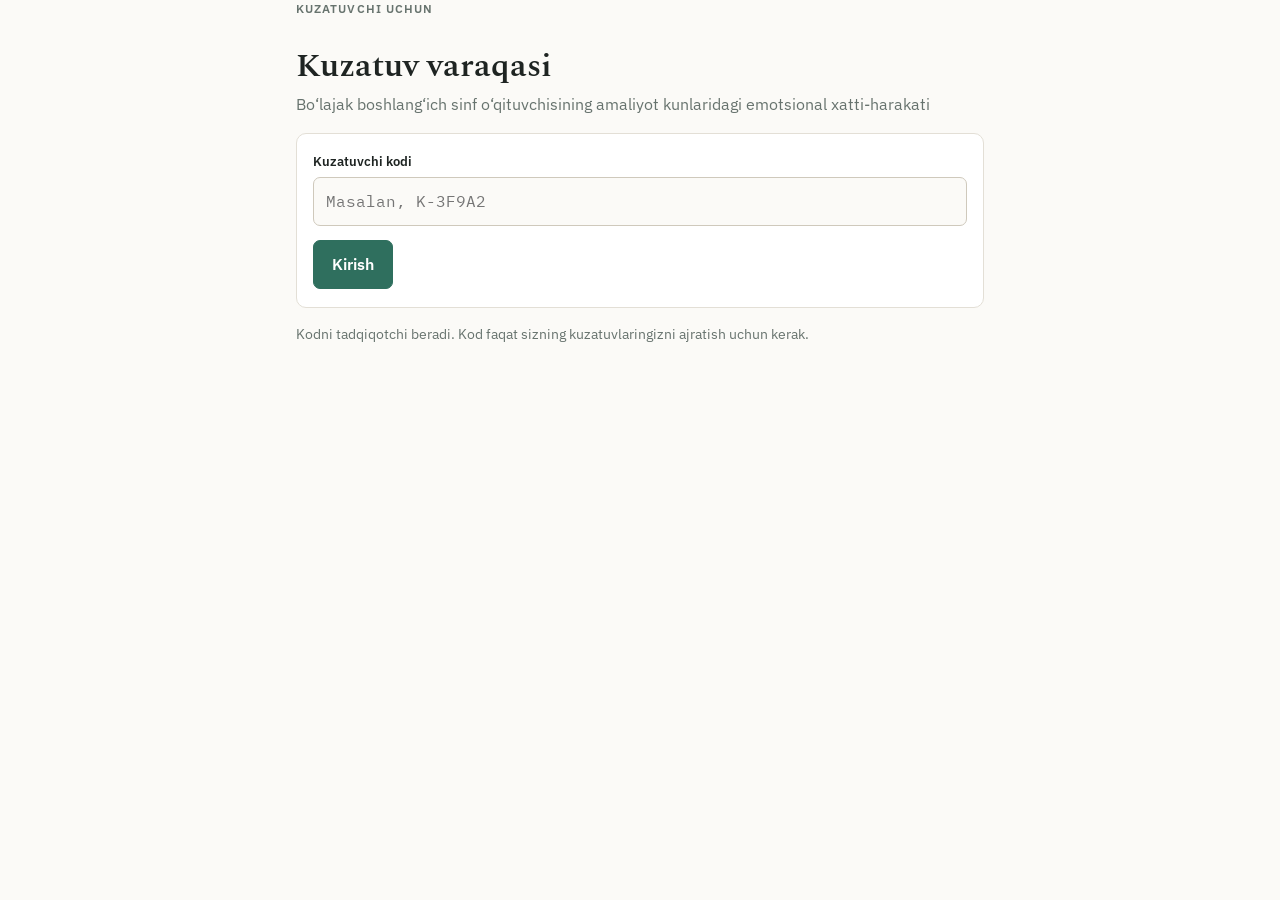
<file: kuzatuv.html>
<!doctype html>
<html lang="uz">
<head>
<meta charset="utf-8">
<meta name="viewport" content="width=device-width, initial-scale=1, viewport-fit=cover">
<title>Kuzatuv varaqasi</title>
<link rel="stylesheet" href="https://fonts.googleapis.com/css2?family=Spectral:wght@500;600&family=IBM+Plex+Sans:wght@400;500;600&family=IBM+Plex+Mono:wght@400;500&display=swap">
<link rel="stylesheet" href="uslub.css">
</head>
<body>
<div class="wrap">

  <!-- KIRISH -->
  <section id="e-kirish">
    <p class="kicker">Kuzatuvchi uchun</p>
    <h1>Kuzatuv varaqasi</h1>
    <p class="muted">Bo‘lajak boshlang‘ich sinf o‘qituvchisining amaliyot kunlaridagi emotsional xatti-harakati</p>
    <div class="panel">
      <label class="fld" style="margin-bottom:0">
        <span>Kuzatuvchi kodi</span>
        <input type="text" class="mono" id="kkod" placeholder="Masalan, K-3F9A2" autocomplete="off" spellcheck="false">
      </label>
      <div class="amal" style="margin-top:14px">
        <button class="asosiy" id="kirish" type="button">Kirish</button>
        <span class="xabar" id="kirish-xabar"></span>
      </div>
    </div>
    <p class="small muted">Kodni tadqiqotchi beradi. Kod faqat sizning kuzatuvlaringizni ajratish uchun kerak.</p>
  </section>

  <!-- VARAQA -->
  <section id="e-varaqa" hidden>
    <p class="kicker">Kuzatuvchi: <span id="v-kuzatuvchi"></span></p>
    <h1>Kuzatuv varaqasi</h1>

    <div class="note">
      <strong>Qanday to‘ldiriladi.</strong> Varaqani talaba bilan bir necha dars ishlaganingizdan keyin, shu kunlarda o‘zingiz ko‘rgan xatti-harakatga qarab to‘ldiring. Dastlabki kuzatuv amaliyotning birinchi haftasi yakunida, oraliq kuzatuv oltinchi hafta yakunida, yakuniy kuzatuv o‘n ikkinchi hafta yakunida o‘tkaziladi. Talaba haqidagi umumiy taassurotga emas, sinfda ko‘rgan aniq holatlarga tayaning.<br><br>
      <strong>0</strong> hech ko‘rilmadi · <strong>1</strong> kamdan-kam · <strong>2</strong> ko‘pincha · <strong>3</strong> deyarli har safar · <strong>N</strong> bunday vaziyat bo‘lmadi. Vaziyat bo‘lmagan bo‘lsa, 0 emas, N ni belgilang.<br><br>
      Varaqa natijasi talabaning amaliyot bahosiga qo‘shilmaydi va talabaga ko‘rsatilmaydi.
    </div>

    <div class="panel">
      <label class="fld"><span>Talaba kodi</span>
        <input type="text" class="mono" id="v-talaba" autocomplete="off" spellcheck="false"></label>
      <label class="fld"><span>O‘lchov</span>
        <select id="v-nuqta">
          <option value="">— tanlang —</option>
          <option value="PRE">Dastlabki (1-hafta)</option>
          <option value="MID">Oraliq (6-hafta)</option>
          <option value="POST">Yakuniy (12-hafta)</option>
        </select></label>
      <div style="display:grid; grid-template-columns:1fr 1fr 1fr; gap:10px">
        <label class="fld" style="margin:0"><span>Maktab №</span><input type="text" id="v-maktab" inputmode="numeric"></label>
        <label class="fld" style="margin:0"><span>Sinf</span><input type="text" id="v-sinf" placeholder="2-A"></label>
        <label class="fld" style="margin:0"><span>Darslar soni</span><input type="number" id="v-darslar" min="1" max="60"></label>
      </div>
    </div>

    <div id="bandlar"></div>

    <label class="fld" style="margin-top:20px"><span>Qo‘shimcha izoh (ixtiyoriy)</span>
      <textarea id="v-izoh"></textarea></label>

    <div class="amal">
      <button class="asosiy" id="saqla" type="button">Saqlash</button>
      <span class="xabar" id="v-xabar"></span>
    </div>
    <div class="amal" id="keyingi-blok" hidden>
      <button id="keyingi" type="button">Keyingi talaba</button>
      <span class="small muted">Maktab, sinf va o‘lchov saqlanib qoladi.</span>
    </div>
  </section>
</div>

<script src="umumiy.js"></script>
<script>
(function () {
  "use strict";

  var GURUHLAR = [
    { nom: "1. O‘z hissiy holatini boshqarish", bandlar: [
      "Kutilmagan yoki qiyin vaziyatda (shovqin, intizom buzilishi, xato) ovozini ko‘tarmay, xotirjam ohangda gapiradi.",
      "Asabiylashgan yoki xavotirlangan paytda ham buni o‘quvchilarga o‘tkazmaydi, darsni bir maromda davom ettiradi.",
      "O‘z xatosini yoki rejadagi uzilishni vazmin qabul qiladi va darsni yo‘lga qaytaradi.",
      "O‘quvchining noxush xatti-harakatiga darhol tanbeh bilan emas, bir zum to‘xtab, o‘ylab javob beradi."
    ] },
    { nom: "2. O‘quvchi holatini tushunish va unga javob qaytarish", bandlar: [
      "O‘quvchining xafa, charchagan yoki darsdan chetlanganini (yuz ifodasi, tana holati, jimlik) payqaydi.",
      "Holati o‘zgargan o‘quvchiga e’tibor qaratadi: yoniga boradi, so‘raydi yoki topshiriqni moslashtiradi.",
      "O‘quvchining his-tuyg‘usini so‘z bilan nomlab, uni tushunganini bildiradi (masalan: «Xafa bo‘lganingni ko‘ryapman»).",
      "O‘quvchilar o‘rtasidagi kelishmovchilikda ikkala tomonni tinglaydi, birini shoshib ayblamaydi.",
      "Xato qilgan o‘quvchini kulgi qilmaydi, boshqalarga ham kuldirmaydi; urinishini rag‘batlantiradi."
    ] },
    { nom: "3. Kasbiy o‘zini tutish", bandlar: [
      "Sinfda o‘zini o‘qituvchi sifatida tutadi: tashabbus ko‘rsatadi, o‘quvchilar oldida ishonch bilan turadi.",
      "Sinf o‘qituvchisi va maktab xodimlari bilan hamkorlik qiladi, kerak bo‘lganda maslahat so‘raydi.",
      "Ota-onalar yoki boshqa kattalar bilan muloqotda xushmuomala va kasbiy ohangni saqlaydi."
    ] },
    { nom: "4. Refleksiya", bandlar: [
      "Darsdan keyin o‘z ishini tahlil qiladi: nima yaxshi o‘tganini va nimani o‘zgartirishini aytib bera oladi.",
      "Tanqidiy fikrni xafa bo‘lmay qabul qiladi.",
      "Avvalgi darsda aytilgan tavsiyani keyingi darslarda qo‘llaganini ko‘rish mumkin."
    ] }
  ];
  var QIYMATLAR = ["0", "1", "2", "3", "N"];
  var kuzatuvchi = "", baho = {};

  function bandlarChiz() {
    var uy = el("bandlar"); tozala(uy);
    var n = 0;
    GURUHLAR.forEach(function (g) {
      uy.appendChild(yarat("div", "guruh-sarlavha", g.nom));
      g.bandlar.forEach(function (matn) {
        n++;
        var raqam = String(n);
        var d = yarat("div", "band"); d.id = "band-" + raqam;
        var t = yarat("div", "b-matn");
        t.appendChild(yarat("span", "b-n", raqam));
        t.appendChild(yarat("span", "", matn));
        d.appendChild(t);
        var sh = yarat("div", "shkala");
        QIYMATLAR.forEach(function (q) {
          var b = yarat("button", baho[raqam] === q ? "tanlangan" : "", q); b.type = "button";
          b.setAttribute("aria-label", raqam + "-band: " + q);
          b.addEventListener("click", function () {
            baho[raqam] = q;
            var hamma = sh.querySelectorAll("button");
            for (var i = 0; i < hamma.length; i++) hamma[i].classList.remove("tanlangan");
            b.classList.add("tanlangan");
            d.classList.remove("javobsiz");
            el("v-xabar").textContent = "";
          });
          sh.appendChild(b);
        });
        d.appendChild(sh);
        uy.appendChild(d);
      });
    });
  }

  el("kirish").addEventListener("click", function () {
    var k = el("kkod").value.trim().toUpperCase();
    if (!k) { el("kirish-xabar").textContent = "Kodni kiriting."; return; }
    el("kirish").disabled = true;
    el("kirish-xabar").textContent = "Tekshirilmoqda…";
    sbRpc("kuzatuvchi_tekshir", { p_kod: k }).then(function (j) {
      el("kirish").disabled = false;
      if (j.xato) { el("kirish-xabar").textContent = xatoMatni(j); return; }
      if (j.body !== true) { el("kirish-xabar").textContent = "Bunday kuzatuvchi kodi yo‘q."; return; }
      kuzatuvchi = k;
      xotiraYoz("kuzatuvchi_kod", k);
      el("v-kuzatuvchi").textContent = k;
      el("e-kirish").hidden = true;
      el("e-varaqa").hidden = false;
      bandlarChiz();
      window.scrollTo(0, 0);
    });
  });

  el("saqla").addEventListener("click", function () {
    var talaba = el("v-talaba").value.trim().toUpperCase();
    var nuqta = el("v-nuqta").value;
    var darslar = parseInt(el("v-darslar").value, 10);
    el("v-xabar").className = "xabar";
    if (!talaba) { el("v-xabar").textContent = "Talaba kodini kiriting."; el("v-talaba").focus(); return; }
    if (!nuqta)  { el("v-xabar").textContent = "O‘lchovni tanlang."; el("v-nuqta").focus(); return; }
    if (!darslar || darslar < 1) { el("v-xabar").textContent = "Kuzatilgan darslar sonini kiriting."; el("v-darslar").focus(); return; }
    var yoq = [];
    for (var i = 1; i <= 15; i++) if (!baho[String(i)]) yoq.push(i);
    if (yoq.length) {
      yoq.forEach(function (n) { el("band-" + n).classList.add("javobsiz"); });
      el("v-xabar").textContent = yoq.length + " ta band belgilanmadi.";
      el("band-" + yoq[0]).scrollIntoView({ block: "center" });
      return;
    }
    el("saqla").disabled = true;
    el("v-xabar").textContent = "Saqlanmoqda…";
    sbRpc("kuzatuv_saqla", {
      p_kuzatuvchi: kuzatuvchi, p_talaba: talaba, p_nuqta: nuqta,
      p_maktab: el("v-maktab").value.trim(), p_sinf: el("v-sinf").value.trim(),
      p_darslar: darslar, p_bandlar: baho, p_izoh: el("v-izoh").value.trim()
    }).then(function (j) {
      el("saqla").disabled = false;
      if (j.xato) { el("v-xabar").textContent = xatoMatni(j); return; }
      var MATN = {
        saqlandi: "Saqlandi. Rahmat.",
        talaba_topilmadi: "Bunday talaba kodi yo‘q. Kodni tekshiring.",
        kuzatuvchi_topilmadi: "Kuzatuvchi kodi topilmadi. Sahifani yangilab, qayta kiring.",
        toliq_emas: "Barcha bandlarni belgilang."
      };
      el("v-xabar").textContent = MATN[j.body] || "Saqlanmadi.";
      if (j.body === "saqlandi") {
        el("v-xabar").className = "xabar ok";
        el("keyingi-blok").hidden = false;
      }
    });
  });

  el("keyingi").addEventListener("click", function () {
    baho = {};
    el("v-talaba").value = ""; el("v-izoh").value = ""; el("v-darslar").value = "";
    el("v-xabar").textContent = "";
    el("keyingi-blok").hidden = true;
    bandlarChiz();
    window.scrollTo(0, 0);
    el("v-talaba").focus();
  });

  var k = manzilParam("k").toUpperCase() || (xotiraOl("kuzatuvchi_kod") || "");
  if (k) { el("kkod").value = k; el("kirish").click(); }
})();
</script>
</body>
</html>
</file>
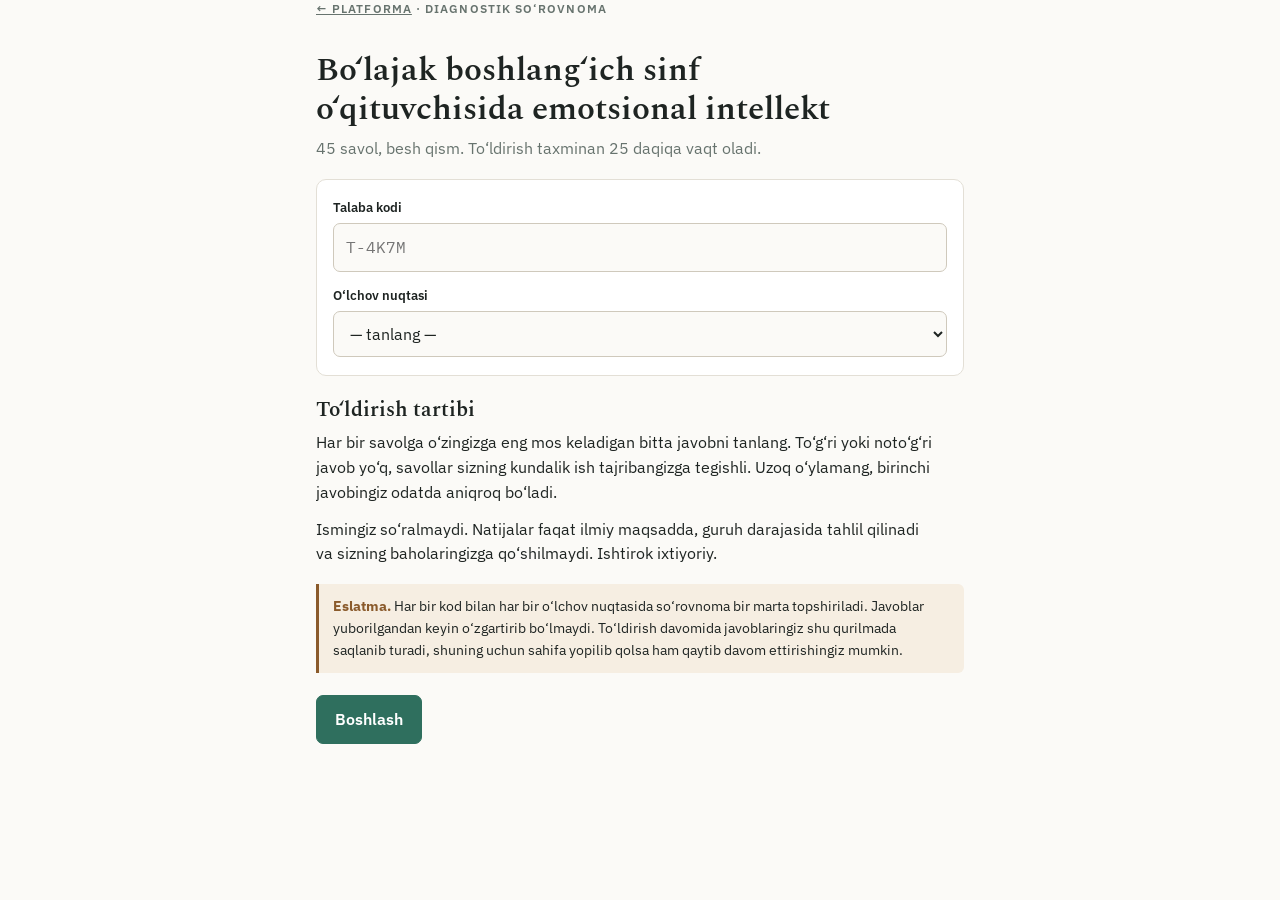
<file: sorovnoma.html>
<!doctype html>
<html lang="uz">
<head>
<meta charset="utf-8">
<meta name="viewport" content="width=device-width, initial-scale=1, viewport-fit=cover">
<title>Diagnostik so&#8216;rovnoma</title>
<link rel="stylesheet" href="https://fonts.googleapis.com/css2?family=Spectral:wght@500;600&family=IBM+Plex+Sans:wght@400;500;600&family=IBM+Plex+Mono:wght@400;500&display=swap">
<style>
  :root{
    --bg:#FBFAF7; --surface:#FFFFFF; --surface-2:#F4F2EC;
    --ink:#1E2422; --muted:#67736E; --line:#E3DFD6; --line-2:#CFC9BC;
    --accent:#2F6F5E; --accent-ink:#FFFFFF; --accent-soft:#E7EFEB;
    --warn:#8A5A2B; --warn-soft:#F6EEE2;
    --serif:"Spectral",Georgia,"Times New Roman",serif;
    --sans:"IBM Plex Sans",system-ui,-apple-system,Segoe UI,sans-serif;
    --mono:"IBM Plex Mono",ui-monospace,SFMono-Regular,Menlo,monospace;
    color-scheme:light;
    padding-top:env(safe-area-inset-top,0px);
    padding-bottom:env(safe-area-inset-bottom,0px);
  }
  @media (prefers-color-scheme:dark){
    :root:not([data-theme="light"]){
      --bg:#14181A; --surface:#1B2022; --surface-2:#232A2C;
      --ink:#E7EAE7; --muted:#98A39E; --line:#2C3336; --line-2:#3C4548;
      --accent:#79B9A6; --accent-ink:#10201C; --accent-soft:#1E2E2A;
      --warn:#D7A76A; --warn-soft:#2A2319;
      color-scheme:dark;
    }
  }
  :root[data-theme="dark"]{
    --bg:#14181A; --surface:#1B2022; --surface-2:#232A2C;
    --ink:#E7EAE7; --muted:#98A39E; --line:#2C3336; --line-2:#3C4548;
    --accent:#79B9A6; --accent-ink:#10201C; --accent-soft:#1E2E2A;
    --warn:#D7A76A; --warn-soft:#2A2319;
    color-scheme:dark;
  }

  *{box-sizing:border-box}
  html{-webkit-text-size-adjust:100%}
  body{
    margin:0; background:var(--bg); color:var(--ink);
    font-family:var(--sans); font-size:16px; line-height:1.55;
  }
  img{max-width:100%}
  [hidden]{display:none!important}
  .wrap{max-width:680px; margin:0 auto; padding-inline:16px; padding-block:0 56px}

  .bar{
    position:sticky; top:env(safe-area-inset-top,0px); z-index:5;
    background:var(--bg); border-bottom:1px solid var(--line);
  }
  .bar-in{max-width:680px; margin:0 auto; padding:10px 16px 8px;
    display:flex; align-items:baseline; gap:12px; flex-wrap:nowrap}
  .bar-nom{font-family:var(--serif); font-weight:600; font-size:17px;
    white-space:nowrap; overflow:hidden; text-overflow:ellipsis}
  .bar-son{font-family:var(--mono); font-size:13px; color:var(--muted);
    margin-inline-start:auto; white-space:nowrap}
  .track{height:3px; background:var(--line)}
  .track > i{display:block; height:100%; background:var(--accent); width:0; transition:width .25s ease}
  @media (prefers-reduced-motion:reduce){ .track > i{transition:none} }

  h1{font-family:var(--serif); font-weight:600; font-size:clamp(25px,6vw,33px);
     line-height:1.2; text-wrap:balance; margin:32px 0 6px}
  h2{font-family:var(--serif); font-weight:600; font-size:21px; margin:0 0 4px; text-wrap:balance}
  .kicker{font-size:12px; letter-spacing:.09em; text-transform:uppercase;
    color:var(--muted); font-weight:600; margin:0}
  p{margin:0 0 12px; max-width:62ch}
  .muted{color:var(--muted)}
  .small{font-size:14px}

  .panel{background:var(--surface); border:1px solid var(--line); border-radius:10px;
    padding:18px 16px; margin:18px 0}
  .note{background:var(--warn-soft); border-inline-start:3px solid var(--warn);
    padding:12px 14px; border-radius:0 6px 6px 0; margin:18px 0; font-size:14px}
  .note strong{color:var(--warn)}
  .ok-note{background:var(--accent-soft); border-inline-start:3px solid var(--accent);
    padding:12px 14px; border-radius:0 6px 6px 0; margin:18px 0; font-size:14px}

  label.fld{display:block; margin:0 0 14px}
  label.fld > span{display:block; font-size:13px; font-weight:600; margin-bottom:5px}
  input[type=text], select{
    width:100%; font:inherit; font-family:var(--mono); padding:11px 12px;
    background:var(--bg); color:var(--ink);
    border:1px solid var(--line-2); border-radius:7px;
  }
  select{font-family:var(--sans)}
  input[type=text]:focus-visible, select:focus-visible, button:focus-visible{
    outline:2px solid var(--accent); outline-offset:2px}

  button{font:inherit; cursor:pointer; border-radius:7px; border:1px solid var(--line-2);
    background:var(--surface); color:var(--ink); padding:11px 18px}
  button.asosiy{background:var(--accent); color:var(--accent-ink); border-color:var(--accent); font-weight:600}
  button[disabled]{opacity:.5; cursor:not-allowed}
  .amal{display:flex; gap:10px; flex-wrap:wrap; margin-top:22px; align-items:center}

  .savol{border-top:1px solid var(--line); padding:18px 0 4px}
  .savol:first-of-type{border-top:0}
  .savol.javobsiz{background:var(--warn-soft); border-radius:8px;
    padding-inline:12px; margin-inline:-12px; border-top-color:transparent}
  .q{display:flex; gap:10px; margin-bottom:12px}
  .q-n{font-family:var(--mono); font-size:13px; color:var(--muted); padding-top:3px; min-width:24px}
  .q-t{flex:1; max-width:56ch}
  .vaziyat{font-style:italic; color:var(--ink); background:var(--surface-2);
    border-radius:8px; padding:12px 14px; margin-bottom:10px}

  .likert{display:grid; grid-template-columns:repeat(4,1fr); gap:8px}
  @media (max-width:520px){ .likert{grid-template-columns:repeat(2,1fr)} }
  .likert button{display:flex; align-items:center; justify-content:center;
    min-height:52px; padding:10px 8px; text-align:center; line-height:1.3}
  .likert .b-mat{font-size:14px; color:var(--ink)}
  .qator{display:grid; gap:8px}
  .qator button{text-align:start; padding:11px 13px; display:flex; gap:10px; align-items:flex-start}
  .qator .b-harf{font-family:var(--mono); font-size:13px; color:var(--muted); padding-top:2px}
  button.tanlangan{background:var(--accent-soft); border-color:var(--accent); box-shadow:inset 0 0 0 1px var(--accent)}
  button.tanlangan .b-mat, button.tanlangan .b-harf{color:var(--ink)}

  table{border-collapse:collapse; width:100%; font-size:15px}
  th,td{text-align:start; padding:10px 8px; border-bottom:1px solid var(--line)}
  th{font-size:12px; letter-spacing:.06em; text-transform:uppercase; color:var(--muted); font-weight:600}
  td.son{font-family:var(--mono); font-variant-numeric:tabular-nums; text-align:end; white-space:nowrap}
  .tbl-wrap{overflow-x:auto}
  @media (max-width:520px){
    .col-manba{display:none}
    th,td{padding:10px 5px}
  }
  .dj{display:inline-block; font-size:12.5px; font-weight:600; padding:2px 9px; border-radius:99px;
    border:1px solid var(--line-2); background:var(--surface-2)}
  .dj.yuqori{background:var(--accent-soft); border-color:var(--accent); color:var(--ink)}
  textarea{width:100%; min-height:110px; font-family:var(--mono); font-size:12px;
    padding:11px; border:1px solid var(--line-2); border-radius:7px;
    background:var(--bg); color:var(--ink); white-space:pre; overflow-x:auto}
  .xabar{font-size:14px; color:var(--warn); margin-top:12px; min-height:20px}
  .tavsif{border-top:1px solid var(--line); padding:14px 0}
  .tavsif:first-child{border-top:0}
  .tavsif-bosh{display:flex; gap:10px; align-items:baseline; flex-wrap:wrap; margin-bottom:6px}
  .tavsif-bosh strong{font-weight:600}
  .tavsif p{margin:0 0 6px}
  .tavsif .maslahat{color:var(--muted); font-size:15px}
</style>
</head>
<body>

<div class="bar" id="bar" hidden>
  <div class="bar-in">
    <span class="bar-nom" id="bar-nom">A qismi</span>
    <span class="bar-son" id="bar-son">1 / 5</span>
  </div>
  <div class="track"><i id="track-i"></i></div>
</div>

<div class="wrap">

  <!-- KIRISH -->
  <section id="e-kirish">
    <p class="kicker"><a id="bosh-havola" href="index.html" style="color:inherit">&#8592; Platforma</a> &#183; Diagnostik so&#8216;rovnoma</p>
    <h1>Bo&#8216;lajak boshlang&#8216;ich sinf o&#8216;qituvchisida emotsional intellekt</h1>
    <p class="muted">45 savol, besh qism. To&#8216;ldirish taxminan 25 daqiqa vaqt oladi.</p>

    <div class="ok-note" id="qoralama-panel" hidden>
      <strong id="qoralama-matn">Tugallanmagan to&#8216;ldirish topildi.</strong>
      <div class="amal" style="margin-top:10px">
        <button class="asosiy" id="davom">Davom etish</button>
        <button id="boshqatdan">Boshqatdan boshlash</button>
      </div>
    </div>

    <div class="panel">
      <label class="fld">
        <span>Talaba kodi</span>
        <input type="text" id="kod" placeholder="T-4K7M" autocomplete="off" spellcheck="false">
      </label>
      <label class="fld" style="margin-bottom:0">
        <span>O&#8216;lchov nuqtasi</span>
        <select id="nuqta">
          <option value="">&#8212; tanlang &#8212;</option>
          <option value="PRE">PRE-test</option>
          <option value="MID">MID-test</option>
          <option value="POST">POST-test</option>
        </select>
      </label>
    </div>

    <h2>To&#8216;ldirish tartibi</h2>
    <p>Har bir savolga o&#8216;zingizga eng mos keladigan bitta javobni tanlang. To&#8216;g&#8216;ri yoki noto&#8216;g&#8216;ri javob yo&#8216;q, savollar sizning kundalik ish tajribangizga tegishli. Uzoq o&#8216;ylamang, birinchi javobingiz odatda aniqroq bo&#8216;ladi.</p>
    <p>Ismingiz so&#8216;ralmaydi. Natijalar faqat ilmiy maqsadda, guruh darajasida tahlil qilinadi va sizning baholaringizga qo&#8216;shilmaydi. Ishtirok ixtiyoriy.</p>

    <div class="note">
      <strong>Eslatma.</strong> Har bir kod bilan har bir o&#8216;lchov nuqtasida so&#8216;rovnoma bir marta topshiriladi. Javoblar yuborilgandan keyin o&#8216;zgartirib bo&#8216;lmaydi. To&#8216;ldirish davomida javoblaringiz shu qurilmada saqlanib turadi, shuning uchun sahifa yopilib qolsa ham qaytib davom ettirishingiz mumkin.
    </div>

    <div class="amal">
      <button class="asosiy" id="boshla">Boshlash</button>
      <span class="xabar" id="kirish-xabar"></span>
    </div>
  </section>

  <!-- QISMLAR -->
  <section id="e-qism" hidden>
    <h1 id="qism-sarlavha">A qismi</h1>
    <p class="muted" id="qism-izoh"></p>
    <div id="bandlar"></div>
    <div class="amal">
      <button id="orqaga">Orqaga</button>
      <button class="asosiy" id="keyingi">Keyingisi</button>
      <span class="xabar" id="qism-xabar"></span>
    </div>
  </section>

  <!-- NATIJA -->
  <section id="e-natija" hidden>
    <p class="kicker">Natija</p>
    <h1 id="natija-sarlavha">Natija</h1>
    <p class="muted" id="natija-izoh"></p>

    <div class="ok-note" id="saqlash-xabari">Javoblaringiz saqlandi. So&#8216;rovnoma yakunlandi, sahifani yopishingiz mumkin.</div>

    <div class="tbl-wrap">
      <table>
        <thead>
          <tr><th>Mezon</th><th class="col-manba">Manba</th><th style="text-align:end">Ball</th><th style="text-align:end">Foiz</th><th>Daraja</th></tr>
        </thead>
        <tbody id="natija-tbody"></tbody>
      </table>
    </div>

    <h2 style="margin-top:28px">Natijangiz nimani anglatadi</h2>
    <div id="tavsiflar"></div>

    <p class="small muted" style="margin-top:14px">Umumiy ball hisoblanmaydi: mezonlarning hajmi turlicha va yig&#8216;indi natijani buzadi. Darajalar: past 0&#8211;33, o&#8216;rta 34&#8211;66, yuqori 67&#8211;100 foiz.</p>

    <div class="amal">
      <button id="qayta">Boshidan boshlash</button>
      <a id="natija-bosh" href="index.html">Platforma bosh sahifasiga qaytish</a>
    </div>

    <details style="margin-top:24px">
      <summary class="small muted" style="cursor:pointer">Ma&#8217;lumot qatori (zaxira nusxa)</summary>
      <p class="small muted" style="margin-top:10px">Javoblar bazada saqlangan. Bu qator faqat zaxira uchun.</p>
      <textarea id="qator-matn" readonly spellcheck="false"></textarea>
      <div class="amal">
        <button id="nusxa">Nusxalash</button>
        <span class="xabar" id="natija-xabar"></span>
      </div>
    </details>
  </section>

</div>

<script>
/* Baza manzili va ochiq kaliti.
   Bu ikkisi brauzerda ochiq turishi uchun mo'ljallangan: ular bilan
   jadvallarni o'qib ham, o'zgartirib ham bo'lmaydi. Faqat ikkita amal
   ochiq — kod tekshirish va javob saqlash. */

const SB_URL = "https://zbuipyjpyliqqvnmccvu.supabase.co";
const SB_KEY = "sb_publishable_MJMHFlJ0Oghx0sfRD7zMQg_v-530TK6";


/* Diagnostik so'rovnoma — faqat bandlar matni.
   Ballash kaliti bu yerda YO'Q: u bazada turadi (band_kaliti jadvali).
   C qismining variantlari talabaga ko'rinadigan tartibda yozilgan;
   qaysi variant necha ball ekanini faqat baza biladi. */

/* Ochiq o'lchov nuqtalari endi admin sahifasidan boshqariladi
   (bazadagi platforma_holat funksiyasi). Baza javob bermasa, uchalasi ochiq qoladi. */

const SHKALA = [
  "Mutlaqo qo‘shilmayman",
  "Qo‘shilmayman",
  "Qo‘shilaman",
  "To‘liq qo‘shilaman"
];

const QISM_A = [
  { n: 1,  text: "O‘quvchi xafa bo‘lganini, buni bildirmaslikka urinsa ham, sezaman" },
  { n: 2,  text: "O‘quvchi birdan jimib qolsa, buning sababini ko‘pincha tushunmayman" },
  { n: 3,  text: "Bolalar janjallashganda har birining nimadan xafa bo‘lganini ajrata olaman" },
  { n: 4,  text: "Ota-onaning gapirish ohangidan uning tashvishlanayotganini bilib olaman" },
  { n: 5,  text: "O‘quvchi javob berishdan qo‘rqayotganini yoki javobni bilmasligini farqlay olaman" },
  { n: 6,  text: "Yig‘lab yuborgan o‘quvchini tez tinchlantira olaman" },
  { n: 7,  text: "O‘quvchining ishtiyoqi so‘nib qolsa, uni qaytadan qiziqtira olmayman" },
  { n: 8,  text: "Sinfdagi keskinlikni janjal kuchaymasdan bosa olaman" },
  { n: 9,  text: "O‘quvchining qo‘rquvini yengishiga yordam berish menga qiyin" },
  { n: 10, text: "Bolaning xatosi haqida gapirganda uni ruhan tushirib yubormaslikni uddalayman" },
  { n: 11, text: "Ayrim o‘quvchilar bilan munosabatim nega qiyin kechayotganini o‘zim tushunmayman" },
  { n: 12, text: "Ish kunim og‘ir o‘tganida buning aniq sababini ayta olaman" },
  { n: 13, text: "Bolalarga nisbatan nima his qilayotganimni so‘z bilan ifodalash menga qiyin" },
  { n: 14, text: "Charchoq bilan asabiylikni bir-biridan ajrata olaman" },
  { n: 15, text: "Dars oldidan hayajonlansam, o‘zimni tez qo‘lga ola bilaman" },
  { n: 16, text: "Kun davomida to‘plangan asabiylikni bosishim qiyin kechadi" },
  { n: 17, text: "Ishdagi muvaffaqiyatsizlikdan keyin o‘zimni tez o‘nglab ola bilaman" },
  { n: 18, text: "Charchaganimni yoki zerikkanimni bolalarga bildirmaslikni uddalayman" },
  { n: 19, text: "O‘quvchining javobidan ko‘nglim to‘lmasa ham, buni yuzimda bildirmayman" },
  { n: 20, text: "Jahlim chiqqanda ko‘nglimdagini aytib qo‘yaman" }
];

const QISM_B = [
  { n: 21, q: "Meta-moment texnikasi qanday tartibda qo‘llaniladi?",
    opts: {
      A: "Nafas ol, To‘xta, Maqsadli javob ber, Holatingni his qil",
      B: "To‘xta, Nafas ol, Holatingni his qil, Maqsadli javob ber",
      C: "Holatingni his qil, To‘xta, Nafas ol, Maqsadli javob ber",
      D: "To‘xta, Holatingni his qil, Maqsadli javob ber, Nafas ol"
    } },
  { n: 22, q: "Refleksiv jurnaldagi “Keyingi darsda nimani o‘zgartiraman?” savoli qaysi bosqichga tegishli?",
    opts: { A: "vaziyatni tavsiflash", B: "baholash", C: "tahlil", D: "harakat rejasi" } },
  { n: 23, q: "Vaziyat yechimi algoritmida hissiyotni aniqlashdan keyin qaysi bosqich keladi?",
    opts: { A: "variant taklif qilish", B: "boshqalar nuqtai nazarini tushunish", C: "refleksiya", D: "vaziyatni tavsiflash" } },
  { n: 24, q: "Quyidagilardan qaysi biri noverbal signal emas?",
    opts: { A: "yelkalarning qisilishi", B: "ko‘z aloqasidan qochish", C: "og‘zaki shikoyat bildirish", D: "partadagi qo‘llarning bezovta harakati" } },
  { n: 25, q: "Kasbiy barqarorlik yo‘li qanday talabga javob berishi kerak?",
    opts: { A: "nazariy asoslangan va yangi bo‘lishi", B: "amaliy va o‘lchanadigan bo‘lishi", C: "hamkasblar tasdiqlagan bo‘lishi", D: "uzoq muddatga mo‘ljallangan bo‘lishi" } },
  { n: 26, q: "Psixologik xavfsiz sinf muhiti qaysi uch yo‘nalishda baholanadi?",
    opts: { A: "jismoniy, hissiy, ijtimoiy", B: "jismoniy, aqliy, ma’naviy", C: "hissiy, aqliy, tashkiliy", D: "ijtimoiy, ma’naviy, jismoniy" } },
  { n: 27, q: "O‘lchanadigan maqsad nimani talab qiladi?",
    opts: { A: "maqsad qisqa muddatli bo‘lishini", B: "natijani raqam yoki aniq ko‘rsatkichda ifodalashni", C: "maqsadning talabaga qiziqarli bo‘lishini", D: "maqsadni rahbar tasdiqlashini" } },
  { n: 28, q: "Ziddiyatli ota-ona bilan muloqotda o‘qituvchidan bir vaqtda talab etiladigan uch narsaga qaysi biri kirmaydi?",
    opts: { A: "empatiya", B: "o‘zini boshqarish", C: "kasbiy munosabatni saqlash", D: "ota-onaning fikriga qo‘shilish" } }
];

/* C qismi. Variantlar talabaga ko'rinadigan tartibda, ballsiz.
   Yuborilganda tanlangan variantning tartib raqami (0..3) ketadi. */
const QISM_C = [
  { n: 29,
    sit: "Odatda faol qatnashadigan o‘quvchi bir haftadan beri darsda jim o‘tiribdi, savollarga qisqa javob beradi, tanaffusda yolg‘iz qoladi.",
    opts: [
      "Vaqtinchalik holat deb, bir-ikki hafta kuzataman",
      "Dars oxirida yolg‘iz qolganda holidan xabar olaman",
      "Darsda ko‘proq savol berib, uni faollashtirishga urinaman",
      "Ota-onasiga qo‘ng‘iroq qilib, uyda nima bo‘lganini so‘rayman"
    ] },
  { n: 30,
    sit: "Uchinchi marta tushuntirganingizdan keyin ham sinfning yarmi topshiriqni noto‘g‘ri bajardi. Jahlingiz chiqyapti.",
    opts: [
      "Topshiriqni uyga beraman, darsni davom ettiraman",
      "Charchaganimni aytib, mustaqil ishlashlarini so‘rayman",
      "Bir daqiqa to‘xtab, o‘zimni bosaman, keyin tushuntirish usulini o‘zgartiraman",
      "Ovozimni ko‘tarmasdan, e’tiborsizlik uchun tanbeh beraman"
    ] },
  { n: 31,
    sit: "Doskada masala yechayotgan o‘quvchi xato qildi, sinfda kulgi ko‘tarildi.",
    opts: [
      "O‘quvchini joyiga o‘tqazib, boshqasini chaqiraman",
      "Kulganlarga tanbeh berib, o‘quvchiga yechishni davom ettirishni aytaman",
      "Xatoni o‘zim tuzatib, darsni davom ettiraman",
      "Kulgini to‘xtatib, xatoning qayeridan boshlanganini birga topamiz"
    ] },
  { n: 32,
    sit: "Ota-ona darsdan keyin keskin ohangda farzandiga past baho qo‘yilganidan norozi ekanini aytdi.",
    opts: [
      "Avval uni to‘liq eshitaman, keyin bahoning qanday qo‘yilganini ko‘rsataman",
      "Suhbatni boshqa kunga ko‘chiraman",
      "Baho mezonlarini darrov tushuntirib, adolatli ekanini asoslayman",
      "Bahoni qayta ko‘rib chiqishga va’da beraman"
    ] },
  { n: 33,
    sit: "Dars yakunida siz bir o‘quvchiga keskin gapirib qo‘yganingizni angladingiz.",
    opts: [
      "Keyingi darsda unga ko‘proq e’tibor berib, holatni yumshataman",
      "Keyingi tanaffusda o‘quvchi bilan alohida gaplashib, holatimni tushuntiraman",
      "O‘quvchi sezmagan bo‘lsa kerak deb, e’tibor bermayman",
      "O‘zimga qayd qilib qo‘yaman"
    ] }
];

const QISM_D = [
  { n: 34, text: "Amaliyot paytida o‘zimni talaba emas, o‘qituvchi kabi his qilaman" },
  { n: 35, text: "Bolaning kayfiyati uchun javobgarlikni o‘z zimmamga olaman" },
  { n: 36, text: "Tajribali o‘qituvchilarning ish uslubini o‘zimga yaqin deb bilmayman" },
  { n: 37, text: "Bolalarning ishonchini qozonishni dars o‘tish bilan teng ko‘raman" },
  { n: 38, text: "Kasbning emotsional yuki meni cho‘chitadi" },
  { n: 39, text: "O‘n yildan keyin ham o‘zimni boshlang‘ich sinf o‘qituvchisi sifatida tasavvur qilaman" }
];

const QISM_E = [
  { n: 40, text: "Dars tugagach, nima yaxshi, nima yomon ketganini o‘zim uchun aniqlab olaman" },
  { n: 41, text: "Dars davomida rejam ishlamayotganini sezsam, shu zahoti usulni o‘zgartiraman" },
  { n: 42, text: "Voqeani o‘quvchining ko‘zi bilan ham ko‘rishga urinaman" },
  { n: 43, text: "Dars muvaffaqiyatsiz o‘tsa, sababini ko‘proq bolalarning tayyorgarligidan izlayman" },
  { n: 44, text: "O‘z tahlilimdan keyingi darsga aniq bir qaror chiqaraman" },
  { n: 45, text: "O‘tgan darsni qayta o‘ylashga vaqtim ham, xohishim ham bo‘lmaydi" }
];

const QISMLAR = [
  { id: "A", nom: "Emotsional holatni tanish va boshqarish", tur: "likert",  bandlar: QISM_A },
  { id: "B", nom: "Nazariy bilim",                            tur: "bilim",   bandlar: QISM_B },
  { id: "C", nom: "Pedagogik vaziyatlar",                     tur: "vaziyat", bandlar: QISM_C },
  { id: "D", nom: "Kasbiy-emotsional identifikatsiya",        tur: "likert",  bandlar: QISM_D },
  { id: "E", nom: "Refleksiya",                               tur: "likert",  bandlar: QISM_E }
];

/* Natija ekranida ko'rsatiladigan mezonlar. Ballni baza qaytaradi. */
const MEZONLAR = [
  { id: "bilim",     nom: "Bilim",                  maks: 8,  manba: "B qismi" },
  { id: "amaliy",    nom: "Emotsional-amaliy",      maks: 75, manba: "A va C qismlari" },
  { id: "refleksiv", nom: "Refleksiv",              maks: 18, manba: "E qismi" },
  { id: "kasbiy",    nom: "Kasbiy-identifikatsion", maks: 18, manba: "D qismi" }
];


/* Har bir mezon va daraja uchun talabaga ko'rsatiladigan tavsif:
   birinchi jumla holatni bayon qiladi, ikkinchisi keyingi qadamni ko'rsatadi. */
const TAVSIF = {
  bilim: {
    "past":   ["Emotsional intellektni rivojlantirish usullari haqidagi bilimlaringiz shakllanish bosqichida.",
               "Meta-moment texnikasi, refleksiv jurnal bosqichlari va pedagogik vaziyatni yechish tartibini qayta ko‘rib chiqing."],
    "o‘rta":  ["Asosiy tushuncha va usullarni bilasiz, ayrim bosqichlarning tartibi va mazmunida aniqlik kerak.",
               "Har bir usulning bosqichlari nima uchun aynan shu tartibda kelishini tushunishga e’tibor bering."],
    "yuqori": ["Emotsional intellektni rivojlantirish usullari va ularning bosqichlarini yaxshi bilasiz.",
               "Endi bu bilimni amaliyot darslarida izchil qo‘llashga e’tibor qarating."]
  },
  amaliy: {
    "past":   ["O‘quvchi holatini sezish va unga mos javob tanlash ko‘nikmangiz shakllanish bosqichida.",
               "Amaliyot darslarida o‘quvchilarning yuz ifodasi, ovoz ohangi va xatti-harakatini kuzatib boring."],
    "o‘rta":  ["Ko‘p vaziyatlarda o‘quvchi holatini to‘g‘ri tushunasiz va o‘zingizni boshqarasiz, keskin vaziyatlarda bu qiyinroq kechadi.",
               "Javob berishdan oldin bir lahza to‘xtab, vaziyatni baholash odatini shakllantiring."],
    "yuqori": ["O‘quvchilar holatini aniq sezasiz, o‘z holatingizni boshqarasiz va pedagogik vaziyatga mos javob tanlaysiz.",
               "Bu tajribangizni guruhdoshlaringiz bilan mashg‘ulotlarda baham ko‘ring."]
  },
  refleksiv: {
    "past":   ["Darsni tahlil qilish va undan xulosa chiqarish odatingiz shakllanish bosqichida.",
               "Har bir darsdan keyin nima yaxshi o‘tgani va nimani o‘zgartirish kerakligini qisqa yozib boring."],
    "o‘rta":  ["Darslaringizni tahlil qilasiz, tahlil har doim ham keyingi dars uchun aniq qarorga aylanmaydi.",
               "Refleksiv kundalikda «Keyingi darsda nimani o‘zgartiraman?» savoliga alohida e’tibor bering."],
    "yuqori": ["Darsni muntazam tahlil qilasiz, voqeaga o‘quvchi nigohi bilan ham qaraysiz va aniq xulosa chiqarasiz.",
               "Bu odatni saqlang: u kasbiy o‘sishingizning tayanchi bo‘ladi."]
  },
  kasbiy: {
    "past":   ["O‘zingizni boshlang‘ich sinf o‘qituvchisi sifatida his qilishingiz shakllanish bosqichida.",
               "Amaliyotda tajribali o‘qituvchilar bilan suhbatlashing va bolalar bilan muloqotga ko‘proq vaqt ajrating."],
    "o‘rta":  ["Kasbni o‘zingizga yaqin deb bilasiz, uning emotsional yuki haqida ayrim ikkilanishlaringiz bor.",
               "Bu yukni qanday yengillatish mumkinligini mashg‘ulotlarda va ustozlaringiz bilan muhokama qiling."],
    "yuqori": ["O‘zingizni boshlang‘ich sinf o‘qituvchisi sifatida aniq his qilasiz va kasbning emotsional talablarini qabul qilasiz.",
               "Bu ishonchni amaliyotdagi har bir darsingizda mustahkamlab boring."]
  }
};

(function () {
  "use strict";

  var QORALAMA = "sorovnoma_qoralama_v1";

  var javoblar = {};
  var kod = "", nuqta = "", guruh = "", qismIdx = 0, boshlanganVaqt = null;
  var yuborilmoqda = false;

  var el = function (id) { return document.getElementById(id); };
  var mat = function (s) { return document.createTextNode(s); };

  /* ---------- qurilmada saqlash ---------- */
  function qoralamaYoz() {
    try {
      localStorage.setItem(QORALAMA, JSON.stringify({
        kod: kod, nuqta: nuqta, guruh: guruh, qismIdx: qismIdx,
        javoblar: javoblar, boshlangan: boshlanganVaqt
      }));
    } catch (e) { /* xotira yopiq bo'lsa, e'tiborsiz qoldiriladi */ }
  }
  function qoralamaOqi() {
    try {
      var s = localStorage.getItem(QORALAMA);
      if (!s) return null;
      var d = JSON.parse(s);
      if (!d || !d.kod || !d.nuqta) return null;
      return d;
    } catch (e) { return null; }
  }
  function qoralamaOchir() {
    try { localStorage.removeItem(QORALAMA); } catch (e) {}
  }

  /* ---------- baza bilan aloqa ---------- */
  function sbRpc(nom, tana) {
    var ctrl = typeof AbortController !== "undefined" ? new AbortController() : null;
    var vaqt = setTimeout(function () { if (ctrl) ctrl.abort(); }, 20000);
    var sozlama = {
      method: "POST",
      headers: {
        "apikey": SB_KEY,
        "Authorization": "Bearer " + SB_KEY,
        "Content-Type": "application/json"
      },
      body: JSON.stringify(tana)
    };
    if (ctrl) sozlama.signal = ctrl.signal;
    return fetch(SB_URL + "/rest/v1/rpc/" + nom, sozlama)
      .then(function (r) {
        return r.text().then(function (t) {
          clearTimeout(vaqt);
          var j = null;
          try { j = JSON.parse(t); } catch (e) {}
          if (!r.ok) return { xato: "server", status: r.status, body: j };
          return { ok: true, body: j };
        });
      })
      .catch(function () { clearTimeout(vaqt); return { xato: "tarmoq" }; });
  }

  /* ---------- ekranlar ---------- */
  function ekran(nom) {
    el("e-kirish").hidden = nom !== "kirish";
    el("e-qism").hidden   = nom !== "qism";
    el("e-natija").hidden = nom !== "natija";
    el("bar").hidden      = nom !== "qism";
    window.scrollTo(0, 0);
  }

  /* ---------- kirish ---------- */
  function qoralamaniKorsat() {
    var d = qoralamaOqi();
    if (!d) { el("qoralama-panel").hidden = true; return; }
    el("qoralama-panel").hidden = false;
    el("qoralama-matn").textContent =
      "Tugallanmagan to‘ldirish topildi: " + d.kod + ", " + d.nuqta + "-test.";
  }

  el("davom").addEventListener("click", function () {
    var d = qoralamaOqi();
    if (!d) { qoralamaniKorsat(); return; }
    kod = d.kod; nuqta = d.nuqta; guruh = d.guruh || "";
    javoblar = d.javoblar || {};
    qismIdx = Math.min(Math.max(d.qismIdx || 0, 0), QISMLAR.length - 1);
    boshlanganVaqt = d.boshlangan || new Date().toISOString();
    qismChiz();
    ekran("qism");
  });

  el("boshqatdan").addEventListener("click", function () {
    qoralamaOchir();
    qoralamaniKorsat();
  });

  el("boshla").addEventListener("click", function () {
    var k = el("kod").value.trim().toUpperCase();
    var nq = el("nuqta").value;
    if (!k)  { el("kirish-xabar").textContent = "Talaba kodini kiriting."; el("kod").focus(); return; }
    if (!nq) { el("kirish-xabar").textContent = "O‘lchov nuqtasini tanlang."; el("nuqta").focus(); return; }

    el("boshla").disabled = true;
    el("kirish-xabar").textContent = "Kod tekshirilmoqda…";

    sbRpc("kod_tekshir", { p_kod: k }).then(function (j) {
      el("boshla").disabled = false;
      if (j.xato === "tarmoq") {
        el("kirish-xabar").textContent = "Internetga ulanib bo‘lmadi. Aloqani tekshirib, qayta urining.";
        return;
      }
      if (j.xato) {
        el("kirish-xabar").textContent = "Server javob bermadi. Birozdan keyin qayta urining.";
        return;
      }
      var q = j.body && j.body[0];
      if (!q) {
        el("kirish-xabar").textContent = "Bunday kod ro‘yxatda yo‘q. Kodni tekshirib, qayta kiriting.";
        return;
      }
      var topshirilgan = q.topshirilgan || [];
      if (topshirilgan.indexOf(nq) >= 0) {
        el("kirish-xabar").textContent = "Bu kod bilan " + nq + "-test allaqachon topshirilgan.";
        return;
      }
      kod = q.kod; guruh = q.guruh; nuqta = nq;
      javoblar = {}; qismIdx = 0;
      boshlanganVaqt = new Date().toISOString();
      el("kirish-xabar").textContent = "";
      qoralamaYoz();
      qismChiz();
      ekran("qism");
    });
  });

  /* ---------- savollar ---------- */
  function tugma(ichki, tanlandi, bosildi) {
    var b = document.createElement("button");
    b.type = "button";
    ichki(b);
    if (tanlandi) b.classList.add("tanlangan");
    b.addEventListener("click", bosildi);
    return b;
  }

  function belgila(guruhEl, tugmasi, n, qiymat) {
    var hammasi = guruhEl.querySelectorAll("button");
    for (var i = 0; i < hammasi.length; i++) hammasi[i].classList.remove("tanlangan");
    tugmasi.classList.add("tanlangan");
    javoblar[n] = qiymat;
    var karta = tugmasi.closest(".savol");
    if (karta) karta.classList.remove("javobsiz");
    el("qism-xabar").textContent = "";
    qoralamaYoz();
  }

  function savolKarta(n) {
    var d = document.createElement("div");
    d.className = "savol";
    d.id = "savol-" + n;
    return d;
  }

  function sarlavhaQator(n, matn, kursiv) {
    var q = document.createElement("div"); q.className = "q";
    var a = document.createElement("div"); a.className = "q-n"; a.appendChild(mat(String(n)));
    var b = document.createElement("div"); b.className = "q-t";
    if (kursiv) { var v = document.createElement("div"); v.className = "vaziyat"; v.appendChild(mat(matn)); b.appendChild(v); }
    else b.appendChild(mat(matn));
    q.appendChild(a); q.appendChild(b);
    return q;
  }

  function likertSavol(band) {
    var d = savolKarta(band.n);
    d.appendChild(sarlavhaQator(band.n, band.text, false));
    var g = document.createElement("div"); g.className = "likert";
    for (var i = 0; i < 4; i++) {
      (function (v) {
        g.appendChild(tugma(function (b) {
          var s2 = document.createElement("span"); s2.className = "b-mat"; s2.appendChild(mat(SHKALA[v]));
          b.appendChild(s2);
          b.setAttribute("aria-label", band.n + "-band: " + SHKALA[v]);
        }, javoblar[band.n] === String(v), function (ev) { belgila(g, ev.currentTarget, band.n, String(v)); }));
      })(i);
    }
    d.appendChild(g);
    return d;
  }

  function bilimSavol(band) {
    var d = savolKarta(band.n);
    d.appendChild(sarlavhaQator(band.n, band.q, false));
    var g = document.createElement("div"); g.className = "qator";
    ["A", "B", "C", "D"].forEach(function (h) {
      g.appendChild(tugma(function (b) {
        var s1 = document.createElement("span"); s1.className = "b-harf"; s1.appendChild(mat(h));
        var s2 = document.createElement("span"); s2.className = "b-mat"; s2.appendChild(mat(band.opts[h]));
        b.appendChild(s1); b.appendChild(s2);
      }, javoblar[band.n] === h, function (ev) { belgila(g, ev.currentTarget, band.n, h); }));
    });
    d.appendChild(g);
    return d;
  }

  function vaziyatSavol(band) {
    var d = savolKarta(band.n);
    d.appendChild(sarlavhaQator(band.n, band.sit, true));
    var g = document.createElement("div"); g.className = "qator";
    band.opts.forEach(function (matni, idx) {
      g.appendChild(tugma(function (b) {
        var s2 = document.createElement("span"); s2.className = "b-mat"; s2.appendChild(mat(matni));
        b.appendChild(s2);
      }, javoblar[band.n] === String(idx), function (ev) { belgila(g, ev.currentTarget, band.n, String(idx)); }));
    });
    d.appendChild(g);
    return d;
  }

  /* ---------- qism ---------- */
  var IZOH = {
    likert: "Har bir fikr uchun o‘zingizga eng mos keladigan bitta javobni tanlang.",
    bilim:  "Har bir savolning bitta to‘g‘ri javobi bor.",
    vaziyat:"Har bir vaziyatda o‘zingiz amalda qanday yo‘l tutishingizga eng yaqin variantni tanlang."
  };

  function toldirilmaganlar(qism) {
    var yoq = [];
    for (var i = 0; i < qism.bandlar.length; i++) {
      var n = qism.bandlar[i].n;
      if (javoblar[n] === undefined || javoblar[n] === null || javoblar[n] === "") yoq.push(n);
    }
    return yoq;
  }

  function qismChiz() {
    var q = QISMLAR[qismIdx];
    el("bar-nom").textContent = q.id + " qismi — " + q.nom;
    el("bar-son").textContent = (qismIdx + 1) + " / " + QISMLAR.length;
    el("track-i").style.width = Math.round((qismIdx / QISMLAR.length) * 100) + "%";
    el("qism-sarlavha").textContent = q.id + " qismi. " + q.nom;
    el("qism-izoh").textContent = IZOH[q.tur];
    el("orqaga").disabled = qismIdx === 0;
    el("keyingi").disabled = false;
    el("keyingi").textContent = qismIdx === QISMLAR.length - 1 ? "Yakunlash" : "Keyingisi";
    el("qism-xabar").textContent = "";

    var uy = el("bandlar");
    while (uy.firstChild) uy.removeChild(uy.firstChild);
    q.bandlar.forEach(function (band) {
      uy.appendChild(q.tur === "likert" ? likertSavol(band)
                   : q.tur === "bilim"  ? bilimSavol(band)
                                        : vaziyatSavol(band));
    });
    window.scrollTo(0, 0);
  }

  el("orqaga").addEventListener("click", function () {
    if (qismIdx > 0) { qismIdx--; qoralamaYoz(); qismChiz(); }
  });

  el("keyingi").addEventListener("click", function () {
    if (yuborilmoqda) return;
    var q = QISMLAR[qismIdx];
    var yoq = toldirilmaganlar(q);
    if (yoq.length) {
      yoq.forEach(function (n) {
        var k = el("savol-" + n);
        if (k) k.classList.add("javobsiz");
      });
      el("qism-xabar").textContent = yoq.length + " ta savol javobsiz qoldi.";
      var birinchi = el("savol-" + yoq[0]);
      if (birinchi) birinchi.scrollIntoView({ block: "center" });
      return;
    }
    if (qismIdx < QISMLAR.length - 1) { qismIdx++; qoralamaYoz(); qismChiz(); }
    else yubor();
  });

  /* ---------- yuborish ---------- */
  function yubor() {
    yuborilmoqda = true;
    el("keyingi").disabled = true;
    el("keyingi").textContent = "Yuborilmoqda…";
    el("qism-xabar").textContent = "";

    sbRpc("javob_saqla", {
      p_kod: kod, p_nuqta: nuqta,
      p_javoblar: javoblar, p_boshlangan: boshlanganVaqt
    }).then(function (j) {
      yuborilmoqda = false;
      el("keyingi").disabled = false;

      if (j.xato) {
        el("keyingi").textContent = "Qayta yuborish";
        el("qism-xabar").textContent = j.xato === "tarmoq"
          ? "Internetga ulanib bo‘lmadi. Javoblaringiz saqlanib turibdi — aloqa tiklanganda qayta yuboring."
          : "Server javob bermadi. Javoblaringiz saqlanib turibdi — birozdan keyin qayta yuboring.";
        return;
      }

      var r = j.body && j.body[0];
      if (!r) {
        el("keyingi").textContent = "Qayta yuborish";
        el("qism-xabar").textContent = "Server tushunarsiz javob qaytardi. Qayta urinib ko‘ring.";
        return;
      }
      if (r.holat === "allaqachon_topshirilgan") {
        el("keyingi").textContent = "Yakunlash";
        el("qism-xabar").textContent = "Bu kod bilan " + nuqta + "-test allaqachon topshirilgan.";
        qoralamaOchir();
        return;
      }
      if (r.holat === "kod_topilmadi") {
        el("keyingi").textContent = "Yakunlash";
        el("qism-xabar").textContent = "Kod ro‘yxatdan topilmadi. Tekshiruvchiga murojaat qiling.";
        return;
      }
      if (r.holat !== "saqlandi" && r.holat !== "namuna") {
        el("keyingi").textContent = "Qayta yuborish";
        el("qism-xabar").textContent = "Javoblar to‘liq emas yoki noto‘g‘ri. Qayta urinib ko‘ring.";
        return;
      }
      qoralamaOchir();
      natijaChiz(r, r.holat === "namuna");
    });
  }

  /* ---------- natija ---------- */
  function sana(d) {
    var p = function (x) { return (x < 10 ? "0" : "") + x; };
    return d.getFullYear() + "-" + p(d.getMonth() + 1) + "-" + p(d.getDate()) +
           " " + p(d.getHours()) + ":" + p(d.getMinutes());
  }
  function daraja(foiz) {
    if (foiz <= 33) return "past";
    if (foiz <= 66) return "o‘rta";
    return "yuqori";
  }

  function natijaChiz(r, namuna) {
    el("natija-sarlavha").textContent = namuna ? "Namuna natijasi" : kod;
    el("natija-izoh").textContent = nuqta + "-test · " + (guruh ? guruh + " · " : "") + sana(new Date());
    el("saqlash-xabari").textContent = namuna
      ? "Bu namuna to‘ldirish. Ball haqiqiy tartibda hisoblandi, lekin javoblar hech qayerda saqlanmadi va tajriba ma’lumotiga qo‘shilmadi."
      : "Javoblaringiz saqlandi. So‘rovnoma yakunlandi, sahifani yopishingiz mumkin.";

    var tb = el("natija-tbody");
    while (tb.firstChild) tb.removeChild(tb.firstChild);
    MEZONLAR.forEach(function (m) {
      var ball = r[m.id + "_ball"], foiz = r[m.id + "_foiz"];
      var tr = document.createElement("tr");
      var c1 = document.createElement("td"); c1.appendChild(mat(m.nom));
      var c2 = document.createElement("td"); c2.className = "muted small col-manba"; c2.appendChild(mat(m.manba));
      var c3 = document.createElement("td"); c3.className = "son"; c3.appendChild(mat(ball + " / " + m.maks));
      var c4 = document.createElement("td"); c4.className = "son"; c4.appendChild(mat(foiz + "%"));
      var c5 = document.createElement("td");
      var dj = daraja(foiz);
      var sp = document.createElement("span"); sp.className = "dj " + (dj === "yuqori" ? "yuqori" : "");
      sp.appendChild(mat(dj)); c5.appendChild(sp);
      [c1, c2, c3, c4, c5].forEach(function (c) { tr.appendChild(c); });
      tb.appendChild(tr);
    });

    var tv = el("tavsiflar");
    while (tv.firstChild) tv.removeChild(tv.firstChild);
    MEZONLAR.forEach(function (m) {
      var dj = daraja(r[m.id + "_foiz"]);
      var t = TAVSIF[m.id] && TAVSIF[m.id][dj];
      if (!t) return;
      var d = document.createElement("div"); d.className = "tavsif";
      var b = document.createElement("div"); b.className = "tavsif-bosh";
      var s = document.createElement("strong"); s.appendChild(mat(m.nom));
      var sp = document.createElement("span"); sp.className = "dj " + (dj === "yuqori" ? "yuqori" : "");
      sp.appendChild(mat(dj + " daraja"));
      b.appendChild(s); b.appendChild(sp);
      var p1 = document.createElement("p"); p1.appendChild(mat(t[0]));
      var p2 = document.createElement("p"); p2.className = "maslahat"; p2.appendChild(mat(t[1]));
      d.appendChild(b); d.appendChild(p1); d.appendChild(p2);
      tv.appendChild(d);
    });

    var bosh = ["kod", "nuqta", "guruh", "sana"];
    var qiy  = [kod, nuqta, guruh, sana(new Date())];
    MEZONLAR.forEach(function (m) {
      bosh.push(m.id + "_ball", m.id + "_foiz");
      qiy.push(r[m.id + "_ball"], r[m.id + "_foiz"]);
    });
    for (var n = 1; n <= 45; n++) {
      bosh.push("j" + n);
      qiy.push(javoblar[n] === undefined ? "" : javoblar[n]);
    }
    el("qator-matn").value = bosh.join(",") + "\n" + qiy.join(",");
    el("natija-xabar").textContent = "";
    el("natija-bosh").href = "index.html?kod=" + encodeURIComponent(kod);
    el("track-i").style.width = "100%";
    ekran("natija");
  }

  el("nusxa").addEventListener("click", function () {
    var t = el("qator-matn");
    t.focus(); t.select();
    var ok = false;
    try { ok = document.execCommand("copy"); } catch (e) { ok = false; }
    if (!ok && navigator.clipboard) {
      navigator.clipboard.writeText(t.value).then(function () {
        el("natija-xabar").textContent = "Nusxalandi.";
      }, function () {
        el("natija-xabar").textContent = "Nusxalanmadi — matnni belgilab, qo‘lda nusxalang.";
      });
      return;
    }
    el("natija-xabar").textContent = ok ? "Nusxalandi." : "Nusxalanmadi — matnni belgilab, qo‘lda nusxalang.";
  });

  el("qayta").addEventListener("click", function () {
    javoblar = {}; qismIdx = 0; kod = ""; nuqta = ""; guruh = "";
    boshlanganVaqt = null;
    el("kod").value = ""; el("nuqta").value = "";
    el("kirish-xabar").textContent = "";
    el("track-i").style.width = "0%";
    qoralamaOchir();
    qoralamaniKorsat();
    ekran("kirish");
  });

  /* QR orqali kelinganda manzildagi kod maydonga qo'yiladi */
  (function () {
    try {
      var m = (window.location.search || "").match(/[?&]kod=([^&]+)/);
      if (!m) return;
      var k = decodeURIComponent(m[1]).trim().toUpperCase();
      if (/^[A-Z0-9-]{1,20}$/.test(k)) el("kod").value = k;
    } catch (e) { /* manzil o'qilmasa, maydon bo'sh qoladi */ }
  })();

  /* Faqat ochiq o'lchov nuqtalari tanlanadi */
  sbRpc("platforma_holat", {}).then(function (j) {
    if (!j.ok || !j.body || typeof j.body.faol_nuqtalar !== "string") return;
    var faol = j.body.faol_nuqtalar ? j.body.faol_nuqtalar.split(",") : [];
    var s = el("nuqta");
    for (var i = s.options.length - 1; i >= 1; i--) {
      if (faol.indexOf(s.options[i].value) < 0) s.remove(i);
    }
    if (faol.length === 1) s.value = faol[0];
    if (faol.length === 0) {
      el("boshla").disabled = true;
      el("kirish-xabar").textContent = "Hozir o‘lchov o‘tkazilmayapti.";
    }
  });

  /* Platforma bosh sahifasiga qaytish havolasi */
  (function () {
    var a = el("bosh-havola");
    if (!a) return;
    var k = el("kod").value;
    a.href = "index.html" + (k ? "?kod=" + encodeURIComponent(k) : "");
  })();

  qoralamaniKorsat();
})();
</script>
</body>
</html>
</file>
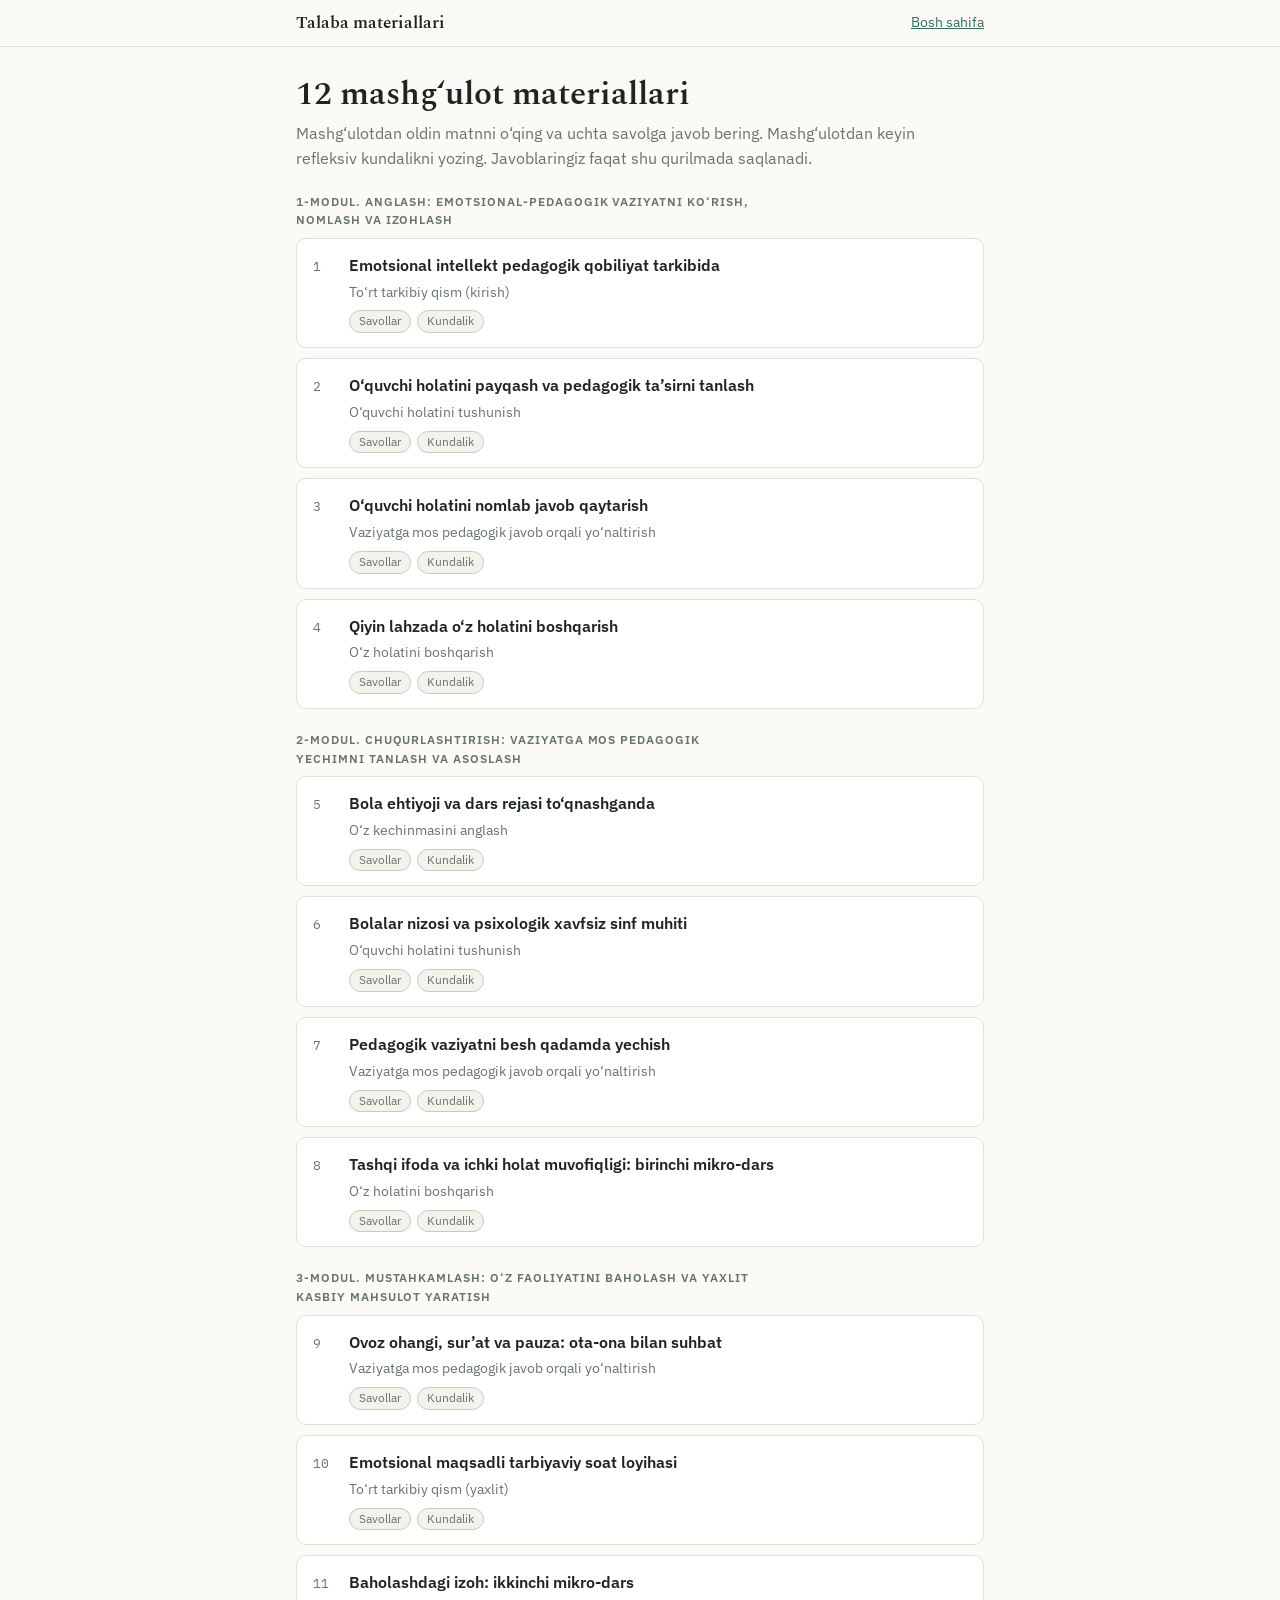
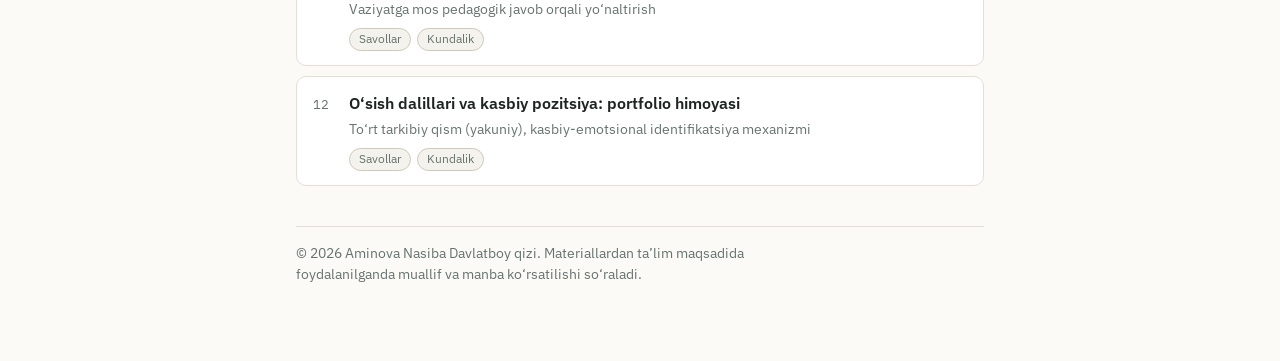
<file: ochiq/talaba.html>
<!doctype html>
<html lang="uz">
<head>
<meta charset="utf-8">
<meta name="viewport" content="width=device-width, initial-scale=1, viewport-fit=cover">
<title>Talaba materiallari</title>
<link rel="preconnect" href="https://fonts.googleapis.com">
<link rel="stylesheet" href="https://fonts.googleapis.com/css2?family=Spectral:wght@500;600&family=IBM+Plex+Sans:wght@400;500;600&family=IBM+Plex+Mono:wght@400;500&display=swap">
<link rel="stylesheet" href="uslub.css">
</head>
<body>
<div class="yuqori-bar"><div class="ichki">
  <div class="nom" id="bar-nom">Talaba materiallari</div>
  <a class="orqaga" id="bar-orqaga" href="index.html">Bosh sahifa</a>
</div></div>

<main class="wrap">
  <!-- ro'yxat -->
  <section id="s-royxat">
    <h1>12 mashg‘ulot materiallari</h1>
    <p class="muted">Mashg‘ulotdan oldin matnni o‘qing va uchta savolga javob bering. Mashg‘ulotdan keyin refleksiv kundalikni yozing. Javoblaringiz faqat shu qurilmada saqlanadi.</p>
    <div id="royxat"></div>
  </section>

  <!-- mashg'ulot -->
  <section id="s-mash" hidden>
    <p class="kicker" id="m-kicker"></p>
    <h1 id="m-nom"></h1>
    <p id="m-maqsad"></p>
    <div class="panel">
      <h3 style="margin-top:0">Mashg‘ulotdan keyin siz</h3>
      <ul class="toza" id="m-natijalar"></ul>
      <p class="small muted" style="margin:0">Asosiy tarkibiy qism: <span id="m-tarkibiy"></span></p>
    </div>
    <h2>O‘qish uchun matn</h2>
    <div class="oqish" id="m-oqish"></div>
    <h2>O‘z-o‘zini tekshirish</h2>
    <div id="m-savollar"></div>
    <p class="xabar ok" id="m-natija"></p>
    <h2>Amaliyot topshirig‘i</h2>
    <p id="m-topshiriq"></p>
    <p class="small muted">Mashg‘ulot mahsuloti: <span id="m-mahsulot"></span></p>
    <div class="amal">
      <button class="asosiy" id="m-kundalik-tugma">Refleksiv kundalikni yozish</button>
    </div>
  </section>

  <!-- kundalik -->
  <section id="s-kund" hidden>
    <p class="kicker" id="k-kicker"></p>
    <h1>Refleksiv kundalik</h1>
    <p class="muted small">Har bir bosqichga kamida bir-ikki jumla yozing. Matn shu qurilmada avtomatik saqlanadi.</p>
    <div id="k-bosqichlar"></div>
    <div class="panel" id="k-qiyos-panel" hidden>
      <h3 style="margin-top:0">Vaziyat</h3>
      <p id="k-qiyos-vaziyat"></p>
      <textarea id="k-qiyos" aria-label="Vaziyatga javobingiz"></textarea>
    </div>
    <div id="k-qiyos-natija" hidden>
      <h2>1-mashg‘ulotdagi va hozirgi javobingiz</h2>
      <div class="qiyos">
        <div><p class="small muted">1-mashg‘ulot</p><div class="ustun" id="k-q1"></div></div>
        <div><p class="small muted">12-mashg‘ulot</p><div class="ustun" id="k-q12"></div></div>
      </div>
      <p class="small muted">Ikki javobni solishtiring: holat nomlanganmi, o‘quvchi ehtiyoji hisobga olinganmi, keyingi qadam aniqmi?</p>
    </div>
    <div class="amal">
      <button class="asosiy" id="k-nusxa">Matnni nusxalash</button>
      <button id="k-yukla">Fayl qilib yuklab olish</button>
      <button id="k-tozala">Tozalash</button>
    </div>
    <p class="xabar ok" id="k-xabar"></p>
  </section>

  <footer class="oyoq">
    <p>© 2026 Aminova Nasiba Davlatboy qizi. Materiallardan ta’lim maqsadida foydalanilganda muallif va manba ko‘rsatilishi so‘raladi.</p>
  </footer>
</main>

<script src="mashgulotlar.js"></script>
<script>
const $ = id => document.getElementById(id);
const xOl = k => { try { return JSON.parse(localStorage.getItem(k) || "null"); } catch (e) { return null; } };
const xYoz = (k, v) => { try { localStorage.setItem(k, JSON.stringify(v)); } catch (e) {} };
const yarat = (teg, cls, matn) => { const e = document.createElement(teg); if (cls) e.className = cls; if (matn != null) e.textContent = matn; return e; };
const HARF = ["A", "B", "C", "D"];
let joriy = null;

function korsat(bolim) {
  ["s-royxat", "s-mash", "s-kund"].forEach(id => $(id).hidden = id !== bolim);
  window.scrollTo(0, 0);
}

function royxatChiz() {
  const r = $("royxat"); r.innerHTML = "";
  [1, 2, 3].forEach(mn => {
    r.appendChild(yarat("p", "modul-sarlavha", mn + "-modul. " + MODULLAR[mn].nom + ": " + MODULLAR[mn].izoh));
    const k = yarat("div", "kartalar");
    MASHGULOTLAR.filter(m => m.modul === mn).forEach(m => {
      const a = yarat("a", "karta"); a.href = "#m" + m.n; a.style.textDecoration = "none";
      const b = yarat("div", "k-bosh");
      b.append(yarat("span", "k-n", m.n), yarat("span", "k-nom", m.nom));
      a.append(b, yarat("div", "k-fan", m.tarkibiy));
      const h = yarat("div", "k-holat");
      const t = xOl("ochiq_test_" + m.n), kd = xOl("ochiq_kundalik_" + m.n);
      h.append(yarat("span", "chip" + (t ? " bor" : ""), t ? "Savollar: " + t.togri + "/3" : "Savollar"));
      h.append(yarat("span", "chip" + (kd && kd.vaqt ? " bor" : ""), "Kundalik"));
      a.append(h); k.appendChild(a);
    });
    r.appendChild(k);
  });
}

function mashChiz(n) {
  const m = MASHGULOTLAR.find(x => x.n === n); if (!m) { location.hash = ""; return; }
  joriy = m;
  $("bar-nom").textContent = n + "-mashg‘ulot";
  $("m-kicker").textContent = n + "-mashg‘ulot · " + m.modul + "-modul. " + MODULLAR[m.modul].nom;
  $("m-nom").textContent = m.nom;
  $("m-maqsad").textContent = m.maqsad;
  $("m-tarkibiy").textContent = m.tarkibiy;
  $("m-natijalar").innerHTML = ""; m.natijalar.forEach(x => $("m-natijalar").appendChild(yarat("li", "", x)));
  $("m-oqish").innerHTML = ""; m.oqish.forEach(x => $("m-oqish").appendChild(yarat("p", "", x)));
  $("m-topshiriq").textContent = m.topshiriq;
  $("m-mahsulot").textContent = m.mahsulot;
  const s = $("m-savollar"); s.innerHTML = ""; $("m-natija").textContent = "";
  const javob = {};
  m.savollar.forEach((q, i) => {
    const d = yarat("div", "savol");
    d.appendChild(yarat("div", "q", (i + 1) + ". " + q.q));
    const v = yarat("div", "variantlar");
    const iz = yarat("p", "izoh"); iz.hidden = true;
    q.v.forEach((matn, j) => {
      const b = yarat("button"); b.type = "button";
      b.append(yarat("span", "harf", HARF[j]), yarat("span", "", matn));
      b.onclick = () => {
        if (javob[i] != null) return;
        javob[i] = j;
        [...v.children].forEach((c, ci) => { c.disabled = true; if (ci === q.t) c.classList.add("togri"); });
        if (j !== q.t) b.classList.add("notogri");
        iz.textContent = (j === q.t ? "To‘g‘ri. " : "To‘g‘ri javob: " + HARF[q.t] + ". ") + (q.izoh || "");
        iz.hidden = false;
        if (Object.keys(javob).length === m.savollar.length) {
          const togri = m.savollar.filter((qq, k) => javob[k] === qq.t).length;
          xYoz("ochiq_test_" + m.n, { togri, vaqt: Date.now() });
          $("m-natija").textContent = "Natija: " + togri + " / " + m.savollar.length + ". Xato bo‘lgan savol bo‘yicha matnni qayta o‘qing.";
        }
      };
      v.appendChild(b);
    });
    d.append(v, iz); s.appendChild(d);
  });
  korsat("s-mash");
}

function kundChiz(n) {
  const m = MASHGULOTLAR.find(x => x.n === n); if (!m) { location.hash = ""; return; }
  joriy = m;
  $("bar-nom").textContent = n + "-mashg‘ulot · kundalik";
  $("k-kicker").textContent = n + "-mashg‘ulot. " + m.nom;
  const saq = xOl("ochiq_kundalik_" + n) || {};
  const w = $("k-bosqichlar"); w.innerHTML = "";
  KUNDALIK_BOSQICHLARI.forEach((b, i) => {
    const d = yarat("div", "bosqich");
    const nm = yarat("div", "b-nom"); nm.append(yarat("span", "b-n", (i + 1) + "."), yarat("span", "", b.nom));
    const ta = yarat("textarea"); ta.id = "kb-" + b.id; ta.value = saq[b.id] || ""; ta.setAttribute("aria-label", b.nom);
    ta.oninput = saqla;
    d.append(nm, yarat("div", "b-savol", b.savol), ta); w.appendChild(d);
  });
  $("k-qiyos-panel").hidden = !m.qiyos;
  $("k-qiyos-vaziyat").textContent = QIYOS_VAZIYAT;
  $("k-qiyos").value = saq.qiyos || "";
  $("k-qiyos").oninput = saqla;
  qiyosYangila();
  $("k-xabar").textContent = "";
  korsat("s-kund");
}

function yigish() {
  const j = {};
  KUNDALIK_BOSQICHLARI.forEach(b => j[b.id] = $("kb-" + b.id).value.trim());
  if (joriy.qiyos) j.qiyos = $("k-qiyos").value.trim();
  return j;
}
function saqla() {
  const j = yigish(); j.vaqt = Date.now();
  xYoz("ochiq_kundalik_" + joriy.n, j);
  qiyosYangila();
}
function qiyosYangila() {
  const q1 = (xOl("ochiq_kundalik_1") || {}).qiyos, q12 = (xOl("ochiq_kundalik_12") || {}).qiyos;
  const kor = joriy && joriy.n === 12 && q1 && q12;
  $("k-qiyos-natija").hidden = !kor;
  if (kor) { $("k-q1").textContent = q1; $("k-q12").textContent = q12; }
}
function matn() {
  const j = yigish(), m = joriy;
  let t = "Refleksiv kundalik\n" + m.n + "-mashg‘ulot. " + m.nom + "\nSana: " + new Date().toLocaleDateString("uz-UZ") + "\n\n";
  KUNDALIK_BOSQICHLARI.forEach((b, i) => t += (i + 1) + ". " + b.nom + "\n" + (j[b.id] || "—") + "\n\n");
  if (m.qiyos) t += "Vaziyatga javob\n" + (j.qiyos || "—") + "\n";
  return t;
}

$("m-kundalik-tugma").onclick = () => location.hash = "k" + joriy.n;
$("k-nusxa").onclick = async () => {
  try { await navigator.clipboard.writeText(matn()); $("k-xabar").textContent = "Matn nusxalandi. Uni o‘qituvchiga yuborishingiz mumkin."; }
  catch (e) { $("k-xabar").textContent = "Nusxalab bo‘lmadi. «Fayl qilib yuklab olish» tugmasidan foydalaning."; }
};
$("k-yukla").onclick = () => {
  const a = document.createElement("a");
  a.href = URL.createObjectURL(new Blob([matn()], { type: "text/plain;charset=utf-8" }));
  a.download = "kundalik-" + joriy.n + "-mashgulot.txt"; a.click();
  setTimeout(() => URL.revokeObjectURL(a.href), 1000);
};
$("k-tozala").onclick = () => {
  KUNDALIK_BOSQICHLARI.forEach(b => $("kb-" + b.id).value = "");
  $("k-qiyos").value = ""; saqla(); $("k-xabar").textContent = "Kundalik tozalandi.";
};

function yonalish() {
  const h = location.hash;
  let mm;
  if ((mm = h.match(/^#m(\d+)$/))) { mashChiz(+mm[1]); $("bar-orqaga").href = "#"; $("bar-orqaga").textContent = "Ro‘yxat"; }
  else if ((mm = h.match(/^#k(\d+)$/))) { kundChiz(+mm[1]); $("bar-orqaga").href = "#m" + mm[1]; $("bar-orqaga").textContent = "Mashg‘ulot"; }
  else { joriy = null; royxatChiz(); korsat("s-royxat"); $("bar-nom").textContent = "Talaba materiallari"; $("bar-orqaga").href = "index.html"; $("bar-orqaga").textContent = "Bosh sahifa"; }
}
window.addEventListener("hashchange", yonalish);
yonalish();
</script>
</body>
</html>
</file>
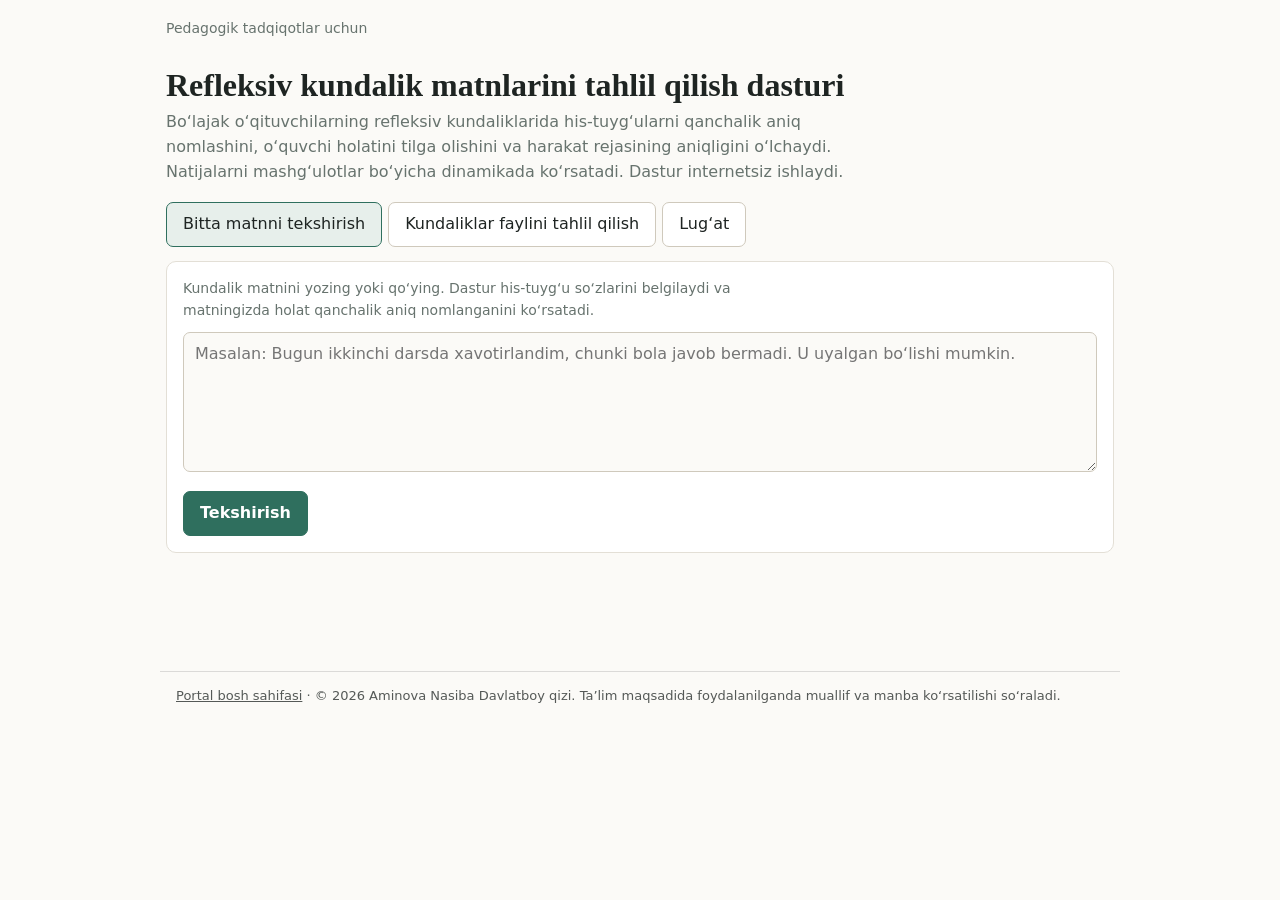
<file: ochiq/dasturlar/kundalik-tahlil.html>
<!doctype html>
<html lang="uz">
<head>
<meta charset="utf-8">
<meta name="viewport" content="width=device-width, initial-scale=1">
<title>Refleksiv kundalik matnlarini tahlil qilish dasturi</title>
<style>
  :root{
    --bg:#FBFAF7; --surface:#FFFFFF; --surface-2:#F4F2EC;
    --ink:#1E2422; --muted:#67736E; --line:#E3DFD6; --line-2:#CFC9BC;
    --accent:#2F6F5E; --accent-ink:#FFFFFF; --accent-soft:#E7EFEB;
    --warn:#8A5A2B; --warn-soft:#F6EEE2;
    --s1:#2F6F5E; --s2:#B4612A; --s3:#4A5FA8;
    --serif:Georgia,"Times New Roman",serif;
    --sans:system-ui,-apple-system,"Segoe UI",Roboto,sans-serif;
    --mono:ui-monospace,SFMono-Regular,Consolas,Menlo,monospace;
    color-scheme:light;
  }
  @media (prefers-color-scheme:dark){
    :root:not([data-theme="light"]){
      --bg:#14181A; --surface:#1B2022; --surface-2:#232A2C;
      --ink:#E7EAE7; --muted:#98A39E; --line:#2C3336; --line-2:#3C4548;
      --accent:#79B9A6; --accent-ink:#10201C; --accent-soft:#1E2E2A;
      --warn:#D7A76A; --warn-soft:#2A2319;
      --s1:#79B9A6; --s2:#E0965F; --s3:#8FA2E6; color-scheme:dark;
    }
  }
  *{box-sizing:border-box}
  body{margin:0; background:var(--bg); color:var(--ink); font-family:var(--sans); font-size:16px; line-height:1.55}
  [hidden]{display:none!important}
  .wrap{max-width:980px; margin:0 auto; padding:0 16px 64px}
  h1{font-family:var(--serif); font-weight:600; font-size:clamp(24px,5vw,32px); line-height:1.2; margin:26px 0 6px}
  h2{font-family:var(--serif); font-weight:600; font-size:21px; margin:28px 0 8px}
  h3{font-size:15px; margin:16px 0 4px}
  p{margin:0 0 10px; max-width:70ch}
  .muted{color:var(--muted)} .small{font-size:14px}
  .panel{background:var(--surface); border:1px solid var(--line); border-radius:10px; padding:16px; margin:14px 0}
  .tablar{display:flex; gap:6px; flex-wrap:wrap; margin:18px 0 0}
  .tablar button.faol{background:var(--accent-soft); border-color:var(--accent)}
  button{font:inherit; cursor:pointer; border-radius:7px; border:1px solid var(--line-2); background:var(--surface); color:var(--ink); padding:9px 16px}
  button.asosiy{background:var(--accent); color:var(--accent-ink); border-color:var(--accent); font-weight:600}
  button:focus-visible, select:focus-visible, textarea:focus-visible{outline:2px solid var(--accent); outline-offset:2px}
  select, textarea{font:inherit; padding:9px 11px; background:var(--bg); color:var(--ink); border:1px solid var(--line-2); border-radius:7px}
  textarea{width:100%; min-height:140px}
  .amal{display:flex; gap:10px; flex-wrap:wrap; align-items:center; margin-top:12px}
  .asboblar{display:flex; gap:10px; flex-wrap:wrap; align-items:center; margin:8px 0}
  .asboblar label{font-size:13px; font-weight:600; color:var(--muted)}
  table{border-collapse:collapse; width:100%; font-size:14px}
  th,td{text-align:start; padding:7px 8px; border-bottom:1px solid var(--line); vertical-align:top}
  th{font-size:12px; letter-spacing:.05em; text-transform:uppercase; color:var(--muted)}
  td:first-child{white-space:nowrap}
  td.son, th.son{text-align:end; font-family:var(--mono); font-variant-numeric:tabular-nums; white-space:nowrap}
  .tbl{overflow-x:auto; border:1px solid var(--line); border-radius:10px; background:var(--surface)}
  .aniq{background:var(--accent-soft); border-bottom:2px solid var(--s1); border-radius:3px; padding:0 2px}
  .noaniq{background:var(--warn-soft); border-bottom:2px solid var(--s2); border-radius:3px; padding:0 2px}
  .bola{border-bottom:2px dotted var(--s3)}
  .matn-kor{background:var(--surface-2); border-radius:8px; padding:12px 14px; white-space:pre-wrap; margin:6px 0 12px; font-size:15px}
  .belgi-izoh{display:flex; gap:14px; flex-wrap:wrap; font-size:13px; color:var(--muted); margin:6px 0}
  .kpi{display:grid; grid-template-columns:repeat(4,1fr); gap:10px; margin:12px 0}
  @media (max-width:640px){ .kpi{grid-template-columns:repeat(2,1fr)} }
  .kpi div{background:var(--surface); border:1px solid var(--line); border-radius:10px; padding:10px 12px}
  .kpi b{display:block; font-family:var(--mono); font-size:22px; font-weight:500}
  .kpi span{font-size:12.5px; color:var(--muted)}
  svg text{font-family:var(--sans); font-size:12px; fill:var(--muted)}
  .xabar{color:var(--warn); font-size:14px; min-height:20px}
  @media print{ button, .tablar, .asboblar, .yashir-chop{display:none!important} body{background:#fff; color:#000} }
</style>
</head>
<body>
<div class="wrap">
  <p class="small muted" style="margin-top:18px">Pedagogik tadqiqotlar uchun</p>
  <h1>Refleksiv kundalik matnlarini tahlil qilish dasturi</h1>
  <p class="muted">Bo‘lajak o‘qituvchilarning refleksiv kundaliklarida his-tuyg‘ularni qanchalik aniq nomlashini, o‘quvchi holatini tilga olishini va harakat rejasining aniqligini o‘lchaydi. Natijalarni mashg‘ulotlar bo‘yicha dinamikada ko‘rsatadi. Dastur internetsiz ishlaydi.</p>

  <div class="tablar" id="tablar">
    <button type="button" data-t="matn" class="faol">Bitta matnni tekshirish</button>
    <button type="button" data-t="fayl">Kundaliklar faylini tahlil qilish</button>
    <button type="button" data-t="lugat">Lug‘at</button>
  </div>

  <!-- BITTA MATN -->
  <section id="t-matn">
    <div class="panel">
      <p class="small muted">Kundalik matnini yozing yoki qo‘ying. Dastur his-tuyg‘u so‘zlarini belgilaydi va matningizda holat qanchalik aniq nomlanganini ko‘rsatadi.</p>
      <textarea id="m-matn" placeholder="Masalan: Bugun ikkinchi darsda xavotirlandim, chunki bola javob bermadi. U uyalgan bo‘lishi mumkin."></textarea>
      <div class="amal"><button class="asosiy" id="m-tekshir" type="button">Tekshirish</button></div>
    </div>
    <div id="m-natija"></div>
  </section>

  <!-- FAYL -->
  <section id="t-fayl" hidden>
    <div class="panel yashir-chop">
      <p class="small muted">Onlayn platformaning «Kundaliklar» eksport fayli (CSV). Ustunlar: kod, guruh, mashgulot va olti bosqich matni (tavsif, hissiyot, baholash, tahlil, xulosa, reja).</p>
      <div class="amal" style="margin-top:4px">
        <input type="file" id="fayl" accept=".csv,text/csv">
        <button id="namuna" type="button">Namuna ma’lumot</button>
      </div>
      <p class="xabar" id="f-xabar"></p>
    </div>
    <div id="f-natija" hidden>
      <div class="asboblar">
        <label for="f-guruh">Guruh</label>
        <select id="f-guruh"></select>
        <label for="f-talaba">Talaba</label>
        <select id="f-talaba"></select>
        <button id="f-eksport" type="button">Ko‘rsatkichlarni CSV ga yuklash</button>
        <button id="f-chop" type="button">Chop etish</button>
      </div>
      <div class="kpi" id="kpi"></div>
      <h2>Mashg‘ulotlar bo‘yicha dinamika</h2>
      <p class="small muted">Har bir nuqta shu mashg‘ulot kundaliklarining o‘rtacha ko‘rsatkichi.</p>
      <div id="grafik"></div>
      <div class="tbl" style="margin-top:12px"><table id="dinamika"></table></div>
      <div id="talaba-blok" hidden>
        <h2>Talaba kundaliklari</h2>
        <div class="belgi-izoh"><span><span class="aniq">aniq so‘z</span></span><span><span class="noaniq">umumiy so‘z</span></span><span><span class="bola">o‘quvchi tilga olingan</span></span></div>
        <div id="talaba-kundaliklar"></div>
      </div>
    </div>
  </section>

  <!-- LUG'AT -->
  <section id="t-lugat" hidden>
    <p class="small muted" style="margin-top:14px">Dastur quyidagi so‘z o‘zaklarini qidiradi. So‘z o‘zak bilan boshlansa, uning barcha shakllari hisobga olinadi: «xavotir» o‘zagi «xavotirlandim», «xavotirda» so‘zlarini ham topadi.</p>
    <div id="lugat"></div>
  </section>
</div>

<script>
/* =====================================================================
   Refleksiv kundalik matnlarini tahlil qilish dasturi
   Ko'rsatkichlar:
     aniqlik      = aniq so'zlar / (aniq + umumiy so'zlar) * 100
     oquvchi      = hissiyot yoki tahlil bosqichida o'quvchi holati
                    tilga olinganmi (0/1)
     reja         = harakat rejasining aniqligi (0, 1, 2)
   ===================================================================== */
var LUGAT = [
  { guruh: "Xavotir va qo‘rquv", sozlar: [["tashvish", 1], ["hayajon", 1], ["xavotir", 2], ["cho'ch", 2], ["qo'rq", 3], ["vahima", 3]] },
  { guruh: "Jahl", sozlar: [["norozi", 1], ["g'ash", 1], ["asabiy", 2], ["asablan", 2], ["jahl", 2], ["achchiqlan", 2], ["g'azab", 3], ["toqat", 3], ["sabrim", 3]] },
  { guruh: "Qayg‘u", sozlar: [["afsus", 1], ["ma'yus", 1], ["achin", 1], ["xafa", 2], ["g'amgin", 2], ["tushkun", 3], ["umidsiz", 3]] },
  { guruh: "Uyat va noqulaylik", sozlar: [["noqulay", 1], ["xijolat", 1], ["uyal", 2], ["sharmanda", 3]] },
  { guruh: "Charchoq", sozlar: [["toliq", 2], ["holsiz", 2], ["holdan", 3]] },
  { guruh: "Hayrat va sarosima", sozlar: [["hayron", 1], ["ajablan", 1], ["esankira", 2], ["sarosima", 2], ["dovdira", 2]] },
  { guruh: "Quvonch va qoniqish", sozlar: [["mamnun", 1], ["qoniq", 1], ["xotirjam", 1], ["tinchlan", 1], ["xursand", 2], ["quvon", 2], ["zavq", 2], ["faxr", 2], ["g'urur", 2], ["ilhom", 2], ["baxtiyor", 3]] },
  { guruh: "Qiziqish va ishonch", sozlar: [["qiziq", 1], ["ishonch", 1], ["minnatdor", 1], ["ruhlan", 2]] }
];
var UMUMIY = ["yaxshi", "yomon", "charchad", "zo'r", "qiyin", "og'ir", "normal", "yoqdi", "yoqmadi", "kayfiyat", "chiroyli", "ajoyib"];
var BOLA = ["o'quvchi", "bola", "qizcha", "o'g'il", "sinfdosh", "o'quvchilar", "bolalar"];
var BOSQICHLAR = [
  ["tavsif", "Tavsif"], ["hissiyot", "His-tuyg‘ular"], ["baholash", "Baholash"],
  ["tahlil", "Tahlil"], ["xulosa", "Xulosa"], ["reja", "Harakat rejasi"]
];

(function () {
  "use strict";
  function el(id) { return document.getElementById(id); }
  function yarat(t, c, m) { var e = document.createElement(t); if (c) e.className = c; if (m !== undefined) e.textContent = m; return e; }
  function tozala(e) { while (e.firstChild) e.removeChild(e.firstChild); }

  /* ------------------- matnni tahlil qilish ------------------- */
  function normal(s) { return String(s || "").toLowerCase().replace(/[‘’ʻʼ`´]/g, "'"); }
  var SOZ_RE = /[a-zа-яёўқғҳ'0-9-]+/gi;

  function sozTuri(s) {
    for (var g = 0; g < LUGAT.length; g++)
      for (var k = 0; k < LUGAT[g].sozlar.length; k++)
        if (s.indexOf(LUGAT[g].sozlar[k][0]) === 0) return { tur: "aniq", daraja: LUGAT[g].sozlar[k][1], guruh: LUGAT[g].guruh };
    for (var u = 0; u < UMUMIY.length; u++) if (s.indexOf(UMUMIY[u]) === 0) return { tur: "noaniq" };
    for (var b = 0; b < BOLA.length; b++) if (s.indexOf(BOLA[b]) === 0) return { tur: "bola" };
    return null;
  }

  /* Bitta matn bo'lagi: so'zlar ro'yxati va topilmalar */
  function bolakTahlil(matn) {
    var n = normal(matn), r = { aniq: 0, noaniq: 0, sozlar: 0, darajalar: {}, guruhlar: {}, bolaGap: 0, belgilar: [] };
    var gaplar = n.split(/[.!?;]+/);
    gaplar.forEach(function (g) {
      var bolaBor = false, hisBor = false;
      (g.match(SOZ_RE) || []).forEach(function (s) {
        var t = sozTuri(s);
        if (!t) return;
        if (t.tur === "bola") bolaBor = true;
        if (t.tur === "aniq") hisBor = true;
      });
      if (bolaBor && hisBor) r.bolaGap++;
    });
    var m; SOZ_RE.lastIndex = 0;
    while ((m = SOZ_RE.exec(n)) !== null) {
      r.sozlar++;
      var t = sozTuri(m[0]);
      if (!t) continue;
      if (t.tur === "aniq") { r.aniq++; r.darajalar[t.daraja] = 1; r.guruhlar[t.guruh] = 1; }
      if (t.tur === "noaniq") r.noaniq++;
      r.belgilar.push({ bosh: m.index, uzun: m[0].length, tur: t.tur });
    }
    return r;
  }

  function rejaBahosi(matn) {
    var n = normal(matn), ball = 0;
    if (/\d/.test(n) || /\b(bir|ikki|uch|to'rt|besh)\b/.test(n)) ball++;
    if (/(marta|kamida|har\s|keyingi|ertaga|dushanba|seshanba|darsda|daqiqa)/.test(n)) ball++;
    return ball;
  }

  function yozuvTahlil(j) {
    var jami = { aniq: 0, noaniq: 0, sozlar: 0, darajalar: {}, guruhlar: {}, bolaGap: 0 };
    BOSQICHLAR.forEach(function (b) {
      var r = bolakTahlil(j[b[0]]);
      jami.aniq += r.aniq; jami.noaniq += r.noaniq; jami.sozlar += r.sozlar;
      Object.keys(r.darajalar).forEach(function (k) { jami.darajalar[k] = 1; });
      Object.keys(r.guruhlar).forEach(function (k) { jami.guruhlar[k] = 1; });
      if (b[0] === "hissiyot" || b[0] === "tahlil") jami.bolaGap += r.bolaGap;
    });
    return {
      aniq: jami.aniq, noaniq: jami.noaniq, sozlar: jami.sozlar,
      aniqlik: (jami.aniq + jami.noaniq) ? Math.round(jami.aniq / (jami.aniq + jami.noaniq) * 100) : null,
      xilma: Object.keys(jami.guruhlar).length,
      darajalar: Object.keys(jami.darajalar).length,
      oquvchi: jami.bolaGap > 0 ? 1 : 0,
      reja: rejaBahosi(j.reja)
    };
  }

  function belgilanganMatn(matn) {
    var n = normal(matn), r = bolakTahlil(matn), d = yarat("div", "matn-kor"), oxirgi = 0;
    var asl = String(matn || "");
    r.belgilar.forEach(function (b) {
      if (b.bosh > oxirgi) d.appendChild(document.createTextNode(asl.slice(oxirgi, b.bosh)));
      d.appendChild(yarat("span", b.tur, asl.slice(b.bosh, b.bosh + b.uzun)));
      oxirgi = b.bosh + b.uzun;
    });
    if (oxirgi < asl.length) d.appendChild(document.createTextNode(asl.slice(oxirgi)));
    if (!asl) d.appendChild(yarat("span", "muted", "(bo‘sh)"));
    return d;
  }

  /* ------------------- bitta matn rejimi ------------------- */
  el("m-tekshir").addEventListener("click", function () {
    var matn = el("m-matn").value, uy = el("m-natija"); tozala(uy);
    var r = bolakTahlil(matn), j = { hissiyot: matn, reja: matn };
    var aniqlik = (r.aniq + r.noaniq) ? Math.round(r.aniq / (r.aniq + r.noaniq) * 100) : null;
    var k = yarat("div", "kpi");
    [[r.aniq, "aniq his-tuyg‘u so‘zi"], [r.noaniq, "umumiy so‘z"], [aniqlik === null ? "—" : aniqlik + "%", "aniqlik ko‘rsatkichi"], [r.bolaGap ? "bor" : "yo‘q", "o‘quvchi holati tilga olingan"]]
      .forEach(function (x) { var d = yarat("div"); d.appendChild(yarat("b", "", x[0])); d.appendChild(yarat("span", "", x[1])); k.appendChild(d); });
    uy.appendChild(k);
    var iz = yarat("div", "belgi-izoh");
    [["aniq", "aniq so‘z"], ["noaniq", "umumiy so‘z"], ["bola", "o‘quvchi tilga olingan"]].forEach(function (x) { var s = yarat("span"); s.appendChild(yarat("span", x[0], x[1])); iz.appendChild(s); });
    uy.appendChild(iz);
    uy.appendChild(belgilanganMatn(matn));
    var mas = [];
    if (r.noaniq > 0) mas.push("Umumiy so‘zlarni aniqroq so‘z bilan almashtiring: «yomon bo‘ldi» o‘rniga «xavotirlandim» yoki «xijolat bo‘ldim».");
    if (r.aniq === 0) mas.push("Matnda holat nomlanmagan. O‘sha lahzada o‘zingizni qanday his qilganingizni bitta aniq so‘z bilan yozing.");
    if (!r.bolaGap) mas.push("O‘quvchi o‘sha lahzada nimani his qilgan bo‘lishi mumkinligini ham yozing.");
    if (!mas.length) mas.push("Holat aniq nomlangan va o‘quvchi nuqtai nazari ham bor.");
    mas.forEach(function (m) { uy.appendChild(yarat("p", "small", m)); });
  });

  /* ------------------- CSV ------------------- */
  function csvOqish(matn) {
    matn = matn.replace(/^﻿/, "");
    var bir = matn.split(/\r?\n/)[0] || "", ajr = (bir.split(";").length > bir.split(",").length) ? ";" : ",";
    var qatorlar = [], qator = [], katak = "", q = false;
    for (var i = 0; i < matn.length; i++) {
      var c = matn[i];
      if (q) { if (c === '"') { if (matn[i + 1] === '"') { katak += '"'; i++; } else q = false; } else katak += c; }
      else if (c === '"') q = true;
      else if (c === ajr) { qator.push(katak); katak = ""; }
      else if (c === "\n" || c === "\r") {
        if (c === "\r" && matn[i + 1] === "\n") i++;
        qator.push(katak); katak = ""; if (qator.length > 1 || qator[0] !== "") qatorlar.push(qator); qator = [];
      } else katak += c;
    }
    if (katak !== "" || qator.length) { qator.push(katak); qatorlar.push(qator); }
    if (qatorlar.length < 2) return null;
    var bosh = qatorlar[0].map(function (s) { return s.trim(); });
    return qatorlar.slice(1).map(function (r) { var o = {}; bosh.forEach(function (b, k) { o[b] = r[k] || ""; }); return o; });
  }

  var YOZUVLAR = [];
  function yuklandi(satrlar, manba) {
    if (!satrlar || !satrlar.length || !("mashgulot" in satrlar[0]) || !("kod" in satrlar[0])) {
      el("f-xabar").style.color = ""; el("f-xabar").textContent = "Fayl o‘qilmadi. Unda kamida kod, mashgulot va kundalik bosqichlari ustunlari bo‘lishi kerak."; return;
    }
    YOZUVLAR = satrlar.map(function (s) {
      var m = parseInt(s.mashgulot, 10);
      return { kod: s.kod, guruh: s.guruh || "", n: m, j: s, k: yozuvTahlil(s) };
    }).filter(function (y) { return y.n >= 1 && y.n <= 12; });
    el("f-xabar").textContent = manba + ": " + YOZUVLAR.length + " ta kundalik o‘qildi.";
    el("f-xabar").style.color = "var(--accent)";
    var gs = {}; YOZUVLAR.forEach(function (y) { gs[y.guruh] = 1; });
    var s = el("f-guruh"); tozala(s);
    [["", "hammasi"]].concat(Object.keys(gs).sort().map(function (g) { return [g, g]; })).forEach(function (x) {
      var o = document.createElement("option"); o.value = x[0]; o.textContent = x[1]; s.appendChild(o);
    });
    talabalarniQoy();
    el("f-natija").hidden = false;
    chiz();
  }
  function talabalarniQoy() {
    var g = el("f-guruh").value, k = {}, s = el("f-talaba"); tozala(s);
    YOZUVLAR.forEach(function (y) { if (!g || y.guruh === g) k[y.kod] = 1; });
    [["", "guruh bo‘yicha"]].concat(Object.keys(k).sort().map(function (x) { return [x, x]; })).forEach(function (x) {
      var o = document.createElement("option"); o.value = x[0]; o.textContent = x[1]; s.appendChild(o);
    });
  }
  el("f-guruh").addEventListener("change", function () { talabalarniQoy(); chiz(); });
  el("f-talaba").addEventListener("change", chiz);

  function tanlangan() {
    var g = el("f-guruh").value, t = el("f-talaba").value;
    return YOZUVLAR.filter(function (y) { return (!g || y.guruh === g) && (!t || y.kod === t); });
  }
  function ort(a) { var b = a.filter(function (x) { return x !== null && x !== undefined; }); return b.length ? b.reduce(function (p, q) { return p + q; }, 0) / b.length : null; }

  function chiz() {
    var y = tanlangan(), mash = [];
    for (var n = 1; n <= 12; n++) {
      var bu = y.filter(function (x) { return x.n === n; });
      mash.push({ n: n, soni: bu.length,
        aniqlik: ort(bu.map(function (x) { return x.k.aniqlik; })),
        oquvchi: bu.length ? ort(bu.map(function (x) { return x.k.oquvchi * 100; })) : null,
        reja: bu.length ? ort(bu.map(function (x) { return x.k.reja / 2 * 100; })) : null,
        aniq: ort(bu.map(function (x) { return x.k.aniq; })), xilma: ort(bu.map(function (x) { return x.k.xilma; })) });
    }
    var kpi = el("kpi"); tozala(kpi);
    var bor = mash.filter(function (m) { return m.soni; });
    var birinchi = bor[0], oxirgi = bor[bor.length - 1];
    function fmt(v) { return v === null || v === undefined ? "—" : Math.round(v) + "%"; }
    [[String(y.length), "kundalik"], [birinchi ? fmt(birinchi.aniqlik) + " → " + fmt(oxirgi.aniqlik) : "—", "aniqlik: birinchi → oxirgi"],
     [birinchi ? fmt(birinchi.oquvchi) + " → " + fmt(oxirgi.oquvchi) : "—", "o‘quvchi holati tilga olingan"],
     [birinchi ? fmt(birinchi.reja) + " → " + fmt(oxirgi.reja) : "—", "reja aniqligi"]]
      .forEach(function (x) { var d = yarat("div"); d.appendChild(yarat("b", "", x[0])); d.appendChild(yarat("span", "", x[1])); kpi.appendChild(d); });
    grafik(mash);
    var t = el("dinamika"); tozala(t);
    var th = yarat("thead"), tr = yarat("tr");
    ["Mashg‘ulot", "Kundalik", "Aniqlik, %", "O‘quvchi tilga olingan, %", "Reja aniqligi, %", "Aniq so‘zlar (o‘rt.)", "His-tuyg‘u guruhlari (o‘rt.)"]
      .forEach(function (h, i) { tr.appendChild(yarat("th", i ? "son" : "", h)); });
    th.appendChild(tr); t.appendChild(th);
    var tb = yarat("tbody");
    bor.forEach(function (m) {
      var r = yarat("tr");
      [m.n + "-mashg‘ulot", m.soni, fmt(m.aniqlik), fmt(m.oquvchi), fmt(m.reja),
       m.aniq === null ? "—" : m.aniq.toFixed(1).replace(".", ","), m.xilma === null ? "—" : m.xilma.toFixed(1).replace(".", ",")]
        .forEach(function (v, i) { r.appendChild(yarat("td", i ? "son" : "", String(v).replace(/%$/, ""))); });
      tb.appendChild(r);
    });
    t.appendChild(tb);

    var tk = el("f-talaba").value, tbk = el("talaba-blok"), uy = el("talaba-kundaliklar");
    tbk.hidden = !tk; tozala(uy);
    if (tk) {
      y.slice().sort(function (a, b) { return a.n - b.n; }).forEach(function (z) {
        uy.appendChild(yarat("h3", "", z.n + "-mashg‘ulot · aniqlik " + fmt(z.k.aniqlik) + " · o‘quvchi " + (z.k.oquvchi ? "tilga olingan" : "tilga olinmagan") + " · reja " + z.k.reja + "/2"));
        ["hissiyot", "tahlil", "reja"].forEach(function (b) {
          var nom = BOSQICHLAR.filter(function (x) { return x[0] === b; })[0][1];
          uy.appendChild(yarat("p", "small muted", nom));
          uy.appendChild(belgilanganMatn(z.j[b]));
        });
      });
    }
  }

  function grafik(mash) {
    var W = 900, H = 260, L = 40, R = 150, T = 14, B = 30, uy = el("grafik"); tozala(uy);
    var NS = "http://www.w3.org/2000/svg";
    var svg = document.createElementNS(NS, "svg");
    svg.setAttribute("viewBox", "0 0 " + W + " " + H); svg.setAttribute("width", "100%");
    svg.setAttribute("role", "img"); svg.setAttribute("aria-label", "Mashg‘ulotlar bo‘yicha ko‘rsatkichlar dinamikasi");
    function x(n) { return L + (n - 1) / 11 * (W - L - R); }
    function y(v) { return T + (1 - v / 100) * (H - T - B); }
    function e(t, a) { var z = document.createElementNS(NS, t); Object.keys(a).forEach(function (k) { z.setAttribute(k, a[k]); }); svg.appendChild(z); return z; }
    [0, 25, 50, 75, 100].forEach(function (v) {
      e("line", { x1: L, x2: W - R, y1: y(v), y2: y(v), stroke: "currentColor", "stroke-opacity": v ? 0.12 : 0.35 });
      var t = e("text", { x: L - 6, y: y(v) + 4, "text-anchor": "end" }); t.textContent = v;
    });
    for (var n = 1; n <= 12; n++) { var tx = e("text", { x: x(n), y: H - 10, "text-anchor": "middle" }); tx.textContent = n; }
    var seriyalar = [["aniqlik", "Aniqlik", "var(--s1)"], ["oquvchi", "O‘quvchi tilga olingan", "var(--s2)"], ["reja", "Reja aniqligi", "var(--s3)"]];
    var yorliqY = [];
    seriyalar.forEach(function (s) {
      var nuq = mash.filter(function (m) { return m[s[0]] !== null; }).map(function (m) { return [x(m.n), y(m[s[0]])]; });
      if (!nuq.length) return;
      e("polyline", { points: nuq.map(function (p) { return p.join(","); }).join(" "), fill: "none", stroke: s[2], "stroke-width": 2.5, "stroke-linejoin": "round" });
      nuq.forEach(function (p) { e("circle", { cx: p[0], cy: p[1], r: 3.5, fill: s[2] }); });
      var ox = nuq[nuq.length - 1], ly = ox[1];
      yorliqY.forEach(function (q) { if (Math.abs(q - ly) < 14) ly = q + 14; });
      yorliqY.push(ly);
      var t = e("text", { x: ox[0] + 8, y: ly + 4, fill: s[2] }); t.textContent = s[1]; t.style.fill = s[2];
    });
    uy.appendChild(svg);
  }

  el("f-eksport").addEventListener("click", function () {
    var bosh = ["kod", "guruh", "mashgulot", "aniq_sozlar", "umumiy_sozlar", "aniqlik_foiz", "his_guruhlari", "darajalar", "oquvchi_tilga_olingan", "reja_aniqligi", "sozlar_soni"];
    var s = [bosh.join(",")];
    tanlangan().forEach(function (y) {
      var k = y.k;
      s.push([y.kod, y.guruh, y.n, k.aniq, k.noaniq, k.aniqlik === null ? "" : k.aniqlik, k.xilma, k.darajalar, k.oquvchi, k.reja, k.sozlar]
        .map(function (v) { v = String(v); return /[",\n]/.test(v) ? '"' + v.replace(/"/g, '""') + '"' : v; }).join(","));
    });
    var blob = new Blob(["﻿" + s.join("\n")], { type: "text/csv;charset=utf-8" });
    var a = document.createElement("a"); a.href = URL.createObjectURL(blob); a.download = "kundalik-korsatkichlari.csv";
    document.body.appendChild(a); a.click(); setTimeout(function () { URL.revokeObjectURL(a.href); a.remove(); }, 300);
  });
  el("f-chop").addEventListener("click", function () { window.print(); });

  el("fayl").addEventListener("change", function () {
    var f = this.files && this.files[0]; if (!f) return;
    var r = new FileReader(); r.onload = function () { yuklandi(csvOqish(String(r.result)), f.name); }; r.readAsText(f, "utf-8");
  });
  el("namuna").addEventListener("click", function () {
    var namunalar = [
      { his: "Yaxshi bo‘ldi, lekin biroz charchadim.", tah: "Dars qiyin o‘tdi.", reja: "Yaxshiroq tayyorlanaman." },
      { his: "Xavotirlandim, bola javob bermadi.", tah: "Bola uyalgan bo‘lishi mumkin.", reja: "Keyingi darsda unga savolni oldindan aytaman." },
      { his: "Xijolat bo‘ldim, chunki savolga javob topa olmadim. O‘quvchi esa hayron bo‘ldi.", tah: "Bola o‘qituvchi ham xato qilishini ko‘rib, qiziqib qoldi.", reja: "Seshanba kuni ikkala darsda kamida 2 marta meta-moment usulini qo‘llayman." }
    ];
    var s = "kod,guruh,mashgulot,tavsif,hissiyot,baholash,tahlil,xulosa,reja\n";
    ["T-01", "T-02", "T-03", "T-04"].forEach(function (k, ki) {
      for (var n = 1; n <= 6; n++) {
        var d = namunalar[Math.min(2, Math.floor((n - 1 + ki % 2) / 2))];
        s += [k, "401", n, "Darsda voqea bo‘ldi.", d.his, "Kutilganidek chiqmadi.", d.tah, "Xulosa qildim.", d.reja].map(function (v) { return '"' + v + '"'; }).join(",") + "\n";
      }
    });
    yuklandi(csvOqish(s), "Namuna ma’lumot (shartli matnlar)");
  });

  /* ------------------- lug'at ------------------- */
  (function () {
    var uy = el("lugat");
    var t = yarat("table"), th = yarat("thead"), tr = yarat("tr");
    ["Guruh", "Kuchsiz", "O‘rta", "Kuchli"].forEach(function (h) { tr.appendChild(yarat("th", "", h)); });
    th.appendChild(tr); t.appendChild(th);
    var tb = yarat("tbody");
    LUGAT.forEach(function (g) {
      var r = yarat("tr"); r.appendChild(yarat("td", "", g.guruh));
      [1, 2, 3].forEach(function (d) {
        r.appendChild(yarat("td", "", g.sozlar.filter(function (s) { return s[1] === d; }).map(function (s) { return s[0].replace(/'/g, "‘"); }).join(", ") || "—"));
      });
      tb.appendChild(r);
    });
    var r2 = yarat("tr"); r2.appendChild(yarat("td", "", "Umumiy so‘zlar")); var td = yarat("td", "", UMUMIY.map(function (s) { return s.replace(/'/g, "‘"); }).join(", ")); td.colSpan = 3; r2.appendChild(td); tb.appendChild(r2);
    t.appendChild(tb);
    var w = yarat("div", "tbl"); w.appendChild(t); uy.appendChild(w);
  })();

  el("tablar").addEventListener("click", function (e) {
    var b = e.target.closest("button"); if (!b) return;
    var t = b.getAttribute("data-t"), hamma = el("tablar").querySelectorAll("button");
    for (var i = 0; i < hamma.length; i++) hamma[i].classList.toggle("faol", hamma[i] === b);
    ["matn", "fayl", "lugat"].forEach(function (x) { el("t-" + x).hidden = x !== t; });
  });

  window.__kundalik = { bolakTahlil: bolakTahlil, yozuvTahlil: yozuvTahlil };
})();
</script>
<p style="max-width:960px;margin:40px auto 24px;padding:14px 16px 0;border-top:1px solid rgba(128,128,128,.35);font:13px/1.5 system-ui,sans-serif;opacity:.75"><a href="../index.html" style="color:inherit">Portal bosh sahifasi</a> · © 2026 Aminova Nasiba Davlatboy qizi. Ta’lim maqsadida foydalanilganda muallif va manba ko‘rsatilishi so‘raladi.</p>
</body>
</html>
</file>
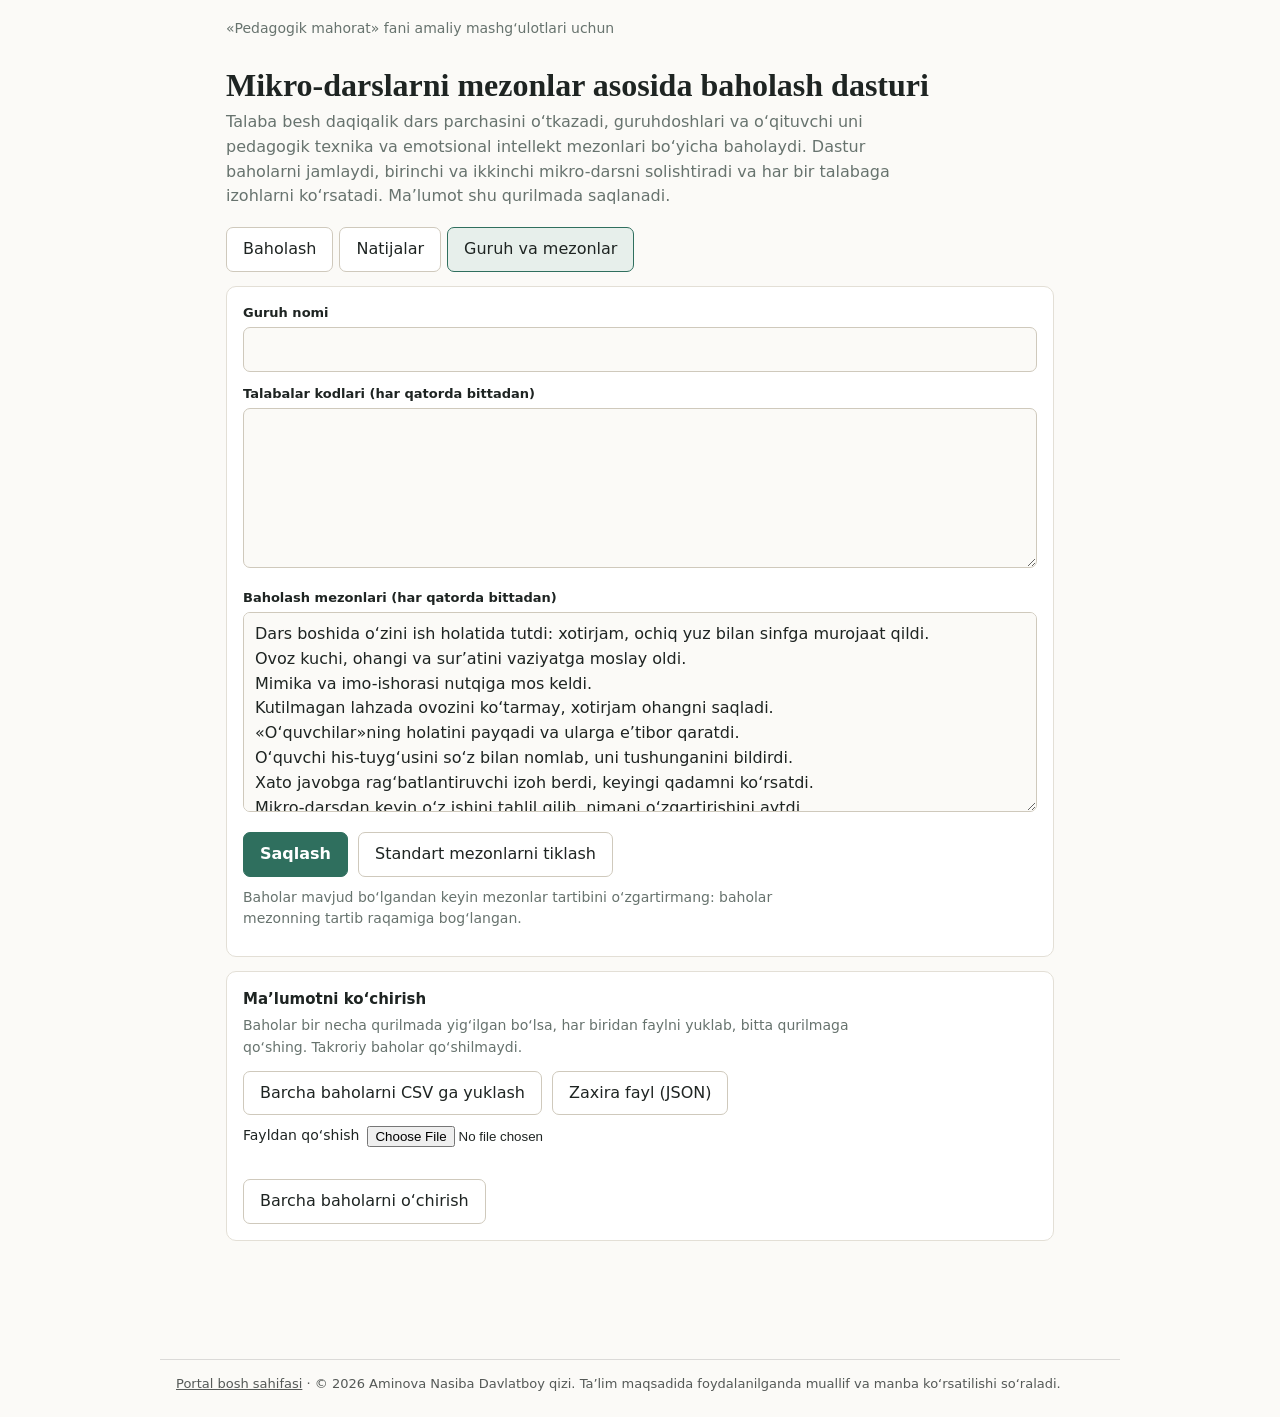
<file: ochiq/dasturlar/mikrodars.html>
<!doctype html>
<html lang="uz">
<head>
<meta charset="utf-8">
<meta name="viewport" content="width=device-width, initial-scale=1">
<title>Mikro-darslarni mezonlar asosida baholash dasturi</title>
<style>
  :root{
    --bg:#FBFAF7; --surface:#FFFFFF; --surface-2:#F4F2EC;
    --ink:#1E2422; --muted:#67736E; --line:#E3DFD6; --line-2:#CFC9BC;
    --accent:#2F6F5E; --accent-ink:#FFFFFF; --accent-soft:#E7EFEB;
    --warn:#8A5A2B; --warn-soft:#F6EEE2; --s1:#A9B8B2; --s2:#2F6F5E;
    --serif:Georgia,"Times New Roman",serif;
    --sans:system-ui,-apple-system,"Segoe UI",Roboto,sans-serif;
    --mono:ui-monospace,SFMono-Regular,Consolas,Menlo,monospace;
    color-scheme:light;
  }
  @media (prefers-color-scheme:dark){
    :root:not([data-theme="light"]){
      --bg:#14181A; --surface:#1B2022; --surface-2:#232A2C;
      --ink:#E7EAE7; --muted:#98A39E; --line:#2C3336; --line-2:#3C4548;
      --accent:#79B9A6; --accent-ink:#10201C; --accent-soft:#1E2E2A;
      --warn:#D7A76A; --warn-soft:#2A2319; --s1:#5E6E68; --s2:#79B9A6; color-scheme:dark;
    }
  }
  *{box-sizing:border-box}
  body{margin:0; background:var(--bg); color:var(--ink); font-family:var(--sans); font-size:16px; line-height:1.55}
  [hidden]{display:none!important}
  .wrap{max-width:860px; margin:0 auto; padding:0 16px 64px}
  h1{font-family:var(--serif); font-weight:600; font-size:clamp(24px,5vw,32px); line-height:1.2; margin:26px 0 6px}
  h2{font-family:var(--serif); font-weight:600; font-size:21px; margin:26px 0 8px}
  h3{font-size:15px; margin:16px 0 4px}
  p{margin:0 0 10px; max-width:68ch}
  .muted{color:var(--muted)} .small{font-size:14px}
  .panel{background:var(--surface); border:1px solid var(--line); border-radius:10px; padding:16px; margin:14px 0}
  .tablar{display:flex; gap:6px; flex-wrap:wrap; margin:18px 0 0}
  .tablar button.faol{background:var(--accent-soft); border-color:var(--accent)}
  button{font:inherit; cursor:pointer; border-radius:7px; border:1px solid var(--line-2); background:var(--surface); color:var(--ink); padding:9px 16px}
  button.asosiy{background:var(--accent); color:var(--accent-ink); border-color:var(--accent); font-weight:600}
  button:focus-visible, select:focus-visible, textarea:focus-visible, input:focus-visible{outline:2px solid var(--accent); outline-offset:2px}
  label.fld{display:block; margin:0 0 12px}
  label.fld > span{display:block; font-size:13px; font-weight:600; margin-bottom:4px}
  select, textarea, input[type=text]{width:100%; font:inherit; padding:9px 11px; background:var(--bg); color:var(--ink); border:1px solid var(--line-2); border-radius:7px}
  textarea{min-height:90px}
  .grid2{display:grid; grid-template-columns:1fr 1fr; gap:12px}
  .grid3{display:grid; grid-template-columns:1fr 1fr 1fr; gap:12px}
  @media (max-width:640px){ .grid2, .grid3{grid-template-columns:1fr} }
  .amal{display:flex; gap:10px; flex-wrap:wrap; align-items:center; margin-top:12px}
  .mezon{border-top:1px solid var(--line); padding:12px 0}
  .mezon:first-child{border-top:0}
  .mezon .m{display:flex; gap:10px; margin-bottom:8px}
  .mezon .n{font-family:var(--mono); font-size:13px; color:var(--muted); min-width:22px; padding-top:2px}
  .shkala{display:grid; grid-template-columns:repeat(4,1fr); gap:6px; margin-inline-start:32px}
  @media (max-width:420px){ .shkala{margin-inline-start:0} }
  .shkala button{padding:8px 4px}
  .shkala button.tanlangan{background:var(--accent-soft); border-color:var(--accent); box-shadow:inset 0 0 0 1px var(--accent)}
  .shkala small{display:block; font-size:11px; color:var(--muted)}
  .javobsiz{background:var(--warn-soft); border-radius:8px; padding-inline:10px}
  table{border-collapse:collapse; width:100%; font-size:14px}
  th,td{text-align:start; padding:7px 8px; border-bottom:1px solid var(--line); vertical-align:top}
  th{font-size:12px; letter-spacing:.05em; text-transform:uppercase; color:var(--muted)}
  td.son, th.son{text-align:end; font-family:var(--mono); font-variant-numeric:tabular-nums; white-space:nowrap}
  .tbl{overflow-x:auto; border:1px solid var(--line); border-radius:10px; background:var(--surface)}
  .xabar{color:var(--warn); font-size:14px; min-height:20px}
  .xabar.ok{color:var(--accent)}
  .bar-qator{display:grid; grid-template-columns:minmax(0,1fr) 180px; gap:10px; align-items:center; padding:7px 0; border-bottom:1px solid var(--line); font-size:14px}
  .bar-qator .bars{display:grid; gap:3px}
  .bar-qator .b{height:9px; border-radius:2px}
  .bar-qator .b1{background:var(--s1)} .bar-qator .b2{background:var(--s2)}
  .legend{display:flex; gap:14px; font-size:13px; color:var(--muted); margin:6px 0}
  .legend i{display:inline-block; width:12px; height:9px; border-radius:2px; margin-inline-end:5px; vertical-align:middle}
  @media (max-width:520px){ .bar-qator{grid-template-columns:1fr} }
  @media print{ button, .tablar, .yashir-chop{display:none!important} body{background:#fff; color:#000} }
</style>
</head>
<body>
<div class="wrap">
  <p class="small muted" style="margin-top:18px">«Pedagogik mahorat» fani amaliy mashg‘ulotlari uchun</p>
  <h1>Mikro-darslarni mezonlar asosida baholash dasturi</h1>
  <p class="muted">Talaba besh daqiqalik dars parchasini o‘tkazadi, guruhdoshlari va o‘qituvchi uni pedagogik texnika va emotsional intellekt mezonlari bo‘yicha baholaydi. Dastur baholarni jamlaydi, birinchi va ikkinchi mikro-darsni solishtiradi va har bir talabaga izohlarni ko‘rsatadi. Ma’lumot shu qurilmada saqlanadi.</p>

  <div class="tablar" id="tablar">
    <button type="button" data-t="baholash" class="faol">Baholash</button>
    <button type="button" data-t="natija">Natijalar</button>
    <button type="button" data-t="sozlash">Guruh va mezonlar</button>
  </div>

  <!-- BAHOLASH -->
  <section id="t-baholash">
    <div class="panel">
      <div class="grid3">
        <label class="fld"><span>Mikro-dars</span><select id="b-md"><option value="1">1-mikro-dars</option><option value="2">2-mikro-dars</option></select></label>
        <label class="fld"><span>Dars o‘tgan talaba</span><select id="b-talaba"></select></label>
        <label class="fld"><span>Baholovchi</span><select id="b-baholovchi"></select></label>
      </div>
      <p class="small muted" style="margin:0">0 — ko‘rilmadi · 1 — kamdan-kam · 2 — ko‘pincha · 3 — deyarli har safar</p>
    </div>
    <div id="b-mezonlar"></div>
    <div class="grid2" style="margin-top:12px">
      <label class="fld"><span>Nima yaxshi chiqdi?</span><textarea id="b-yaxshi"></textarea></label>
      <label class="fld"><span>Keyingi safar nimani o‘zgartirish kerak?</span><textarea id="b-ozgartir"></textarea></label>
    </div>
    <div class="amal">
      <button class="asosiy" id="b-saqla" type="button">Bahoni saqlash</button>
      <span class="xabar" id="b-xabar"></span>
    </div>
  </section>

  <!-- NATIJA -->
  <section id="t-natija" hidden>
    <h2>Guruh bo‘yicha</h2>
    <div class="tbl"><table id="n-jadval"></table></div>
    <div class="amal yashir-chop">
      <label class="small" for="n-talaba" style="font-weight:600">Talaba</label>
      <select id="n-talaba" style="width:auto"></select>
      <button id="n-chop" type="button">Chop etish</button>
    </div>
    <div id="n-talaba-blok"></div>
  </section>

  <!-- SOZLASH -->
  <section id="t-sozlash" hidden>
    <div class="panel">
      <label class="fld"><span>Guruh nomi</span><input type="text" id="s-guruh"></label>
      <label class="fld"><span>Talabalar kodlari (har qatorda bittadan)</span><textarea id="s-talabalar" style="min-height:160px; font-family:var(--mono)"></textarea></label>
      <label class="fld"><span>Baholash mezonlari (har qatorda bittadan)</span><textarea id="s-mezonlar" style="min-height:200px"></textarea></label>
      <div class="amal"><button class="asosiy" id="s-saqla" type="button">Saqlash</button><button id="s-standart" type="button">Standart mezonlarni tiklash</button><span class="xabar" id="s-xabar"></span></div>
      <p class="small muted" style="margin-top:10px">Baholar mavjud bo‘lgandan keyin mezonlar tartibini o‘zgartirmang: baholar mezonning tartib raqamiga bog‘langan.</p>
    </div>
    <div class="panel">
      <h3 style="margin-top:0">Ma’lumotni ko‘chirish</h3>
      <p class="small muted">Baholar bir necha qurilmada yig‘ilgan bo‘lsa, har biridan faylni yuklab, bitta qurilmaga qo‘shing. Takroriy baholar qo‘shilmaydi.</p>
      <div class="amal">
        <button id="x-eksport" type="button">Barcha baholarni CSV ga yuklash</button>
        <button id="x-zaxira" type="button">Zaxira fayl (JSON)</button>
        <label class="small" style="display:inline-flex; gap:8px; align-items:center">Fayldan qo‘shish <input type="file" id="x-import" accept=".json,application/json"></label>
      </div>
      <p class="xabar" id="x-xabar"></p>
      <div class="amal"><button id="x-tozala" type="button">Barcha baholarni o‘chirish</button></div>
    </div>
  </section>
</div>

<script>
/* =====================================================================
   Mikro-darslarni mezonlar asosida baholash dasturi
   Ma'lumot tuzilmasi (brauzer xotirasida):
     sozlama: { guruh, talabalar[], mezonlar[] }
     baholar: [{ id, md, talaba, baholovchi, ball[], yaxshi, ozgartir, vaqt }]
   ===================================================================== */
var STANDART_MEZONLAR = [
  "Dars boshida o‘zini ish holatida tutdi: xotirjam, ochiq yuz bilan sinfga murojaat qildi.",
  "Ovoz kuchi, ohangi va sur’atini vaziyatga moslay oldi.",
  "Mimika va imo-ishorasi nutqiga mos keldi.",
  "Kutilmagan lahzada ovozini ko‘tarmay, xotirjam ohangni saqladi.",
  "«O‘quvchilar»ning holatini payqadi va ularga e’tibor qaratdi.",
  "O‘quvchi his-tuyg‘usini so‘z bilan nomlab, uni tushunganini bildirdi.",
  "Xato javobga rag‘batlantiruvchi izoh berdi, keyingi qadamni ko‘rsatdi.",
  "Mikro-darsdan keyin o‘z ishini tahlil qilib, nimani o‘zgartirishini aytdi."
];

(function () {
  "use strict";
  var S_KALIT = "mikrodars_sozlama", B_KALIT = "mikrodars_baholar";
  function el(id) { return document.getElementById(id); }
  function yarat(t, c, m) { var e = document.createElement(t); if (c) e.className = c; if (m !== undefined) e.textContent = m; return e; }
  function tozala(e) { while (e.firstChild) e.removeChild(e.firstChild); }
  function ol(k, x) { try { var v = localStorage.getItem(k); return v ? JSON.parse(v) : x; } catch (e) { return x; } }
  function yoz(k, v) { try { localStorage.setItem(k, JSON.stringify(v)); return true; } catch (e) { return false; } }

  var sozlama = ol(S_KALIT, { guruh: "", talabalar: [], mezonlar: STANDART_MEZONLAR.slice() });
  var baholar = ol(B_KALIT, []);
  var ball = {};

  function optionlar(sel, qiymatlar, tanlangan) {
    tozala(sel);
    qiymatlar.forEach(function (q) { var o = document.createElement("option"); o.value = q[0]; o.textContent = q[1]; sel.appendChild(o); });
    if (tanlangan !== undefined) sel.value = tanlangan;
  }

  /* ---------------- sozlash ---------------- */
  function sozlashChiz() {
    el("s-guruh").value = sozlama.guruh || "";
    el("s-talabalar").value = sozlama.talabalar.join("\n");
    el("s-mezonlar").value = sozlama.mezonlar.join("\n");
  }
  el("s-saqla").addEventListener("click", function () {
    var t = el("s-talabalar").value.split(/\r?\n/).map(function (x) { return x.trim(); }).filter(Boolean);
    var m = el("s-mezonlar").value.split(/\r?\n/).map(function (x) { return x.trim(); }).filter(Boolean);
    var tk = {}; t = t.filter(function (x) { if (tk[x]) return false; tk[x] = 1; return true; });
    if (t.length < 2) { el("s-xabar").className = "xabar"; el("s-xabar").textContent = "Kamida 2 ta talaba kiriting."; return; }
    if (m.length < 3) { el("s-xabar").className = "xabar"; el("s-xabar").textContent = "Kamida 3 ta mezon kiriting."; return; }
    sozlama = { guruh: el("s-guruh").value.trim(), talabalar: t, mezonlar: m };
    yoz(S_KALIT, sozlama);
    el("s-xabar").className = "xabar ok"; el("s-xabar").textContent = "Saqlandi.";
    baholashTayyorla();
  });
  el("s-standart").addEventListener("click", function () { el("s-mezonlar").value = STANDART_MEZONLAR.join("\n"); });

  /* ---------------- baholash ---------------- */
  function baholashTayyorla() {
    var t = sozlama.talabalar.map(function (x) { return [x, x]; });
    optionlar(el("b-talaba"), [["", "— tanlang —"]].concat(t));
    optionlar(el("b-baholovchi"), [["", "— tanlang —"], ["O‘qituvchi", "O‘qituvchi"]].concat(t));
    ball = {};
    var uy = el("b-mezonlar"); tozala(uy);
    if (!sozlama.talabalar.length) {
      uy.appendChild(yarat("p", "xabar", "Avval «Guruh va mezonlar» bo‘limida talabalar ro‘yxatini kiriting."));
      return;
    }
    var panel = yarat("div", "panel");
    sozlama.mezonlar.forEach(function (m, i) {
      var d = yarat("div", "mezon"); d.id = "mz-" + i;
      var q = yarat("div", "m"); q.appendChild(yarat("span", "n", String(i + 1))); q.appendChild(yarat("span", "", m)); d.appendChild(q);
      var sh = yarat("div", "shkala");
      ["ko‘rilmadi", "kamdan-kam", "ko‘pincha", "har safar"].forEach(function (izoh, v) {
        var b = yarat("button"); b.type = "button";
        b.appendChild(document.createTextNode(String(v))); b.appendChild(yarat("small", "", izoh));
        b.setAttribute("aria-label", (i + 1) + "-mezon: " + v);
        b.addEventListener("click", function () {
          ball[i] = v;
          var h = sh.querySelectorAll("button"); for (var k = 0; k < h.length; k++) h[k].classList.remove("tanlangan");
          b.classList.add("tanlangan"); d.classList.remove("javobsiz");
        });
        sh.appendChild(b);
      });
      d.appendChild(sh); panel.appendChild(d);
    });
    uy.appendChild(panel);
  }

  el("b-saqla").addEventListener("click", function () {
    var md = parseInt(el("b-md").value, 10), t = el("b-talaba").value, bh = el("b-baholovchi").value;
    el("b-xabar").className = "xabar";
    if (!t) { el("b-xabar").textContent = "Dars o‘tgan talabani tanlang."; return; }
    if (!bh) { el("b-xabar").textContent = "Baholovchini tanlang."; return; }
    if (t === bh) { el("b-xabar").textContent = "Talaba o‘zini baholamaydi."; return; }
    var yoq = [];
    sozlama.mezonlar.forEach(function (m, i) { if (ball[i] === undefined) yoq.push(i); });
    if (yoq.length) {
      yoq.forEach(function (i) { el("mz-" + i).classList.add("javobsiz"); });
      el("b-xabar").textContent = yoq.length + " ta mezon baholanmadi."; return;
    }
    var takror = baholar.filter(function (b) { return b.md === md && b.talaba === t && b.baholovchi === bh; })[0];
    var yangi = { id: takror ? takror.id : String(Date.now()) + Math.random().toString(36).slice(2, 6), md: md, talaba: t, baholovchi: bh,
      ball: sozlama.mezonlar.map(function (m, i) { return ball[i]; }), yaxshi: el("b-yaxshi").value.trim(), ozgartir: el("b-ozgartir").value.trim(),
      vaqt: new Date().toISOString() };
    if (takror) baholar = baholar.map(function (b) { return b.id === takror.id ? yangi : b; }); else baholar.push(yangi);
    if (!yoz(B_KALIT, baholar)) { el("b-xabar").textContent = "Brauzer xotirasiga yozib bo‘lmadi. Zaxira faylini yuklab oling."; return; }
    el("b-xabar").className = "xabar ok";
    el("b-xabar").textContent = (takror ? "Baho yangilandi: " : "Saqlandi: ") + t + " · " + bh + ". Jami " +
      baholar.filter(function (b) { return b.md === md && b.talaba === t; }).length + " ta baho.";
    el("b-yaxshi").value = ""; el("b-ozgartir").value = "";
    var bv = el("b-baholovchi").value; baholashTayyorla(); el("b-talaba").value = t; el("b-baholovchi").value = "";
    void bv;
  });

  /* ---------------- natijalar ---------------- */
  function ortacha(a) { return a.length ? a.reduce(function (p, q) { return p + q; }, 0) / a.length : null; }
  function f(v) { return v === null ? "—" : v.toFixed(2).replace(".", ","); }
  function talabaNatija(t, md) {
    var b = baholar.filter(function (x) { return x.talaba === t && x.md === md; });
    var mez = sozlama.mezonlar.map(function (m, i) { return ortacha(b.map(function (x) { return x.ball[i]; }).filter(function (v) { return v !== undefined && v !== null; })); });
    var hamma = []; b.forEach(function (x) { x.ball.forEach(function (v) { if (v !== null && v !== undefined) hamma.push(v); }); });
    return { soni: b.length, ortacha: ortacha(hamma), mezon: mez, izohlar: b };
  }

  function natijaChiz() {
    var t = el("n-jadval"); tozala(t);
    var th = yarat("thead"), tr = yarat("tr");
    ["Talaba", "1-mikro-dars", "Baholar", "2-mikro-dars", "Baholar", "O‘zgarish"].forEach(function (h, i) { tr.appendChild(yarat("th", i ? "son" : "", h)); });
    th.appendChild(tr); t.appendChild(th);
    var tb = yarat("tbody");
    sozlama.talabalar.forEach(function (k) {
      var a = talabaNatija(k, 1), b = talabaNatija(k, 2), r = yarat("tr");
      var oz = (a.ortacha !== null && b.ortacha !== null) ? b.ortacha - a.ortacha : null;
      [k, f(a.ortacha), a.soni, f(b.ortacha), b.soni, oz === null ? "—" : (oz > 0 ? "+" : "") + f(oz)].forEach(function (v, i) { r.appendChild(yarat("td", i ? "son" : "", String(v))); });
      tb.appendChild(r);
    });
    t.appendChild(tb);
    var s = el("n-talaba"), joriy = s.value;
    optionlar(s, [["", "— tanlang —"]].concat(sozlama.talabalar.map(function (x) { return [x, x]; })), joriy);
    talabaChiz();
  }

  function talabaChiz() {
    var k = el("n-talaba").value, uy = el("n-talaba-blok"); tozala(uy);
    if (!k) return;
    var a = talabaNatija(k, 1), b = talabaNatija(k, 2);
    uy.appendChild(yarat("h2", "", k + (sozlama.guruh ? " · " + sozlama.guruh : "")));
    uy.appendChild(yarat("p", "small muted", "O‘rtacha baho: 1-mikro-dars " + f(a.ortacha) + " (" + a.soni + " ta baho), 2-mikro-dars " + f(b.ortacha) + " (" + b.soni + " ta baho). Shkala 0–3."));
    var lg = yarat("div", "legend");
    var l1 = yarat("span"); l1.appendChild(yarat("i")); l1.firstChild.style.background = "var(--s1)"; l1.appendChild(document.createTextNode("1-mikro-dars"));
    var l2 = yarat("span"); l2.appendChild(yarat("i")); l2.firstChild.style.background = "var(--s2)"; l2.appendChild(document.createTextNode("2-mikro-dars"));
    lg.appendChild(l1); lg.appendChild(l2); uy.appendChild(lg);
    sozlama.mezonlar.forEach(function (m, i) {
      var q = yarat("div", "bar-qator");
      q.appendChild(yarat("div", "", (i + 1) + ". " + m));
      var bs = yarat("div", "bars");
      [[a.mezon[i], "b1"], [b.mezon[i], "b2"]].forEach(function (x) {
        var row = yarat("div"); row.style.display = "flex"; row.style.gap = "6px"; row.style.alignItems = "center";
        var bar = yarat("div", "b " + x[1]); bar.style.width = (x[0] === null ? 0 : x[0] / 3 * 130) + "px";
        row.appendChild(bar); row.appendChild(yarat("span", "small muted", f(x[0])));
        bs.appendChild(row);
      });
      q.appendChild(bs); uy.appendChild(q);
    });
    [[1, a], [2, b]].forEach(function (p) {
      var iz = p[1].izohlar.filter(function (x) { return x.yaxshi || x.ozgartir; });
      if (!iz.length) return;
      uy.appendChild(yarat("h3", "", p[0] + "-mikro-dars bo‘yicha izohlar"));
      var ul = yarat("ul", "small");
      iz.forEach(function (x) {
        if (x.yaxshi) ul.appendChild(yarat("li", "", "Yaxshi: " + x.yaxshi));
        if (x.ozgartir) ul.appendChild(yarat("li", "", "O‘zgartirish: " + x.ozgartir));
      });
      uy.appendChild(ul);
    });
  }
  el("n-talaba").addEventListener("change", talabaChiz);
  el("n-chop").addEventListener("click", function () { window.print(); });

  /* ---------------- eksport va import ---------------- */
  function yuklab(nom, matn, tur) {
    var blob = new Blob([matn], { type: tur });
    var a = document.createElement("a"); a.href = URL.createObjectURL(blob); a.download = nom;
    document.body.appendChild(a); a.click(); setTimeout(function () { URL.revokeObjectURL(a.href); a.remove(); }, 300);
  }
  function csvK(v) { v = v === null || v === undefined ? "" : String(v); return /[",\n;]/.test(v) ? '"' + v.replace(/"/g, '""') + '"' : v; }
  el("x-eksport").addEventListener("click", function () {
    var bosh = ["guruh", "mikro_dars", "talaba", "baholovchi"];
    sozlama.mezonlar.forEach(function (m, i) { bosh.push("m" + (i + 1)); });
    bosh.push("ortacha", "yaxshi", "ozgartirish", "vaqt");
    var s = [bosh.join(",")];
    baholar.forEach(function (b) {
      var q = [sozlama.guruh, b.md, b.talaba, b.baholovchi].concat(sozlama.mezonlar.map(function (m, i) { return b.ball[i]; }));
      q.push(f(ortacha(b.ball.filter(function (v) { return v !== null && v !== undefined; }))).replace(",", "."), b.yaxshi, b.ozgartir, b.vaqt);
      s.push(q.map(csvK).join(","));
    });
    yuklab("mikrodars-baholar.csv", "﻿" + s.join("\n"), "text/csv;charset=utf-8");
  });
  el("x-zaxira").addEventListener("click", function () {
    yuklab("mikrodars-zaxira.json", JSON.stringify({ dastur: "mikrodars", sozlama: sozlama, baholar: baholar }, null, 1), "application/json");
  });
  el("x-import").addEventListener("change", function () {
    var fl = this.files && this.files[0]; if (!fl) return;
    var r = new FileReader();
    r.onload = function () {
      try {
        var d = JSON.parse(String(r.result));
        if (!d || d.dastur !== "mikrodars" || !Array.isArray(d.baholar)) throw new Error("tuzilma");
        if (!sozlama.talabalar.length && d.sozlama) { sozlama = d.sozlama; yoz(S_KALIT, sozlama); sozlashChiz(); }
        var bor = {}; baholar.forEach(function (b) { bor[b.id] = 1; });
        var qoshildi = 0;
        d.baholar.forEach(function (b) { if (b && b.id && !bor[b.id]) { baholar.push(b); qoshildi++; } });
        yoz(B_KALIT, baholar);
        el("x-xabar").className = "xabar ok"; el("x-xabar").textContent = qoshildi + " ta yangi baho qo‘shildi.";
        baholashTayyorla();
      } catch (e) { el("x-xabar").className = "xabar"; el("x-xabar").textContent = "Fayl o‘qilmadi. Bu dasturning zaxira faylini tanlang."; }
    };
    r.readAsText(fl, "utf-8");
  });
  el("x-tozala").addEventListener("click", function () {
    if (!baholar.length) { el("x-xabar").textContent = "O‘chiriladigan baho yo‘q."; return; }
    var b = el("x-tozala");
    if (b.getAttribute("data-tasdiq") !== "1") { b.setAttribute("data-tasdiq", "1"); b.textContent = "Ha, " + baholar.length + " ta bahoni o‘chirish"; return; }
    baholar = []; yoz(B_KALIT, baholar); b.removeAttribute("data-tasdiq"); b.textContent = "Barcha baholarni o‘chirish";
    el("x-xabar").className = "xabar ok"; el("x-xabar").textContent = "Baholar o‘chirildi.";
  });

  /* ---------------- tablar ---------------- */
  el("tablar").addEventListener("click", function (e) {
    var b = e.target.closest("button"); if (!b) return;
    var t = b.getAttribute("data-t"), h = el("tablar").querySelectorAll("button");
    for (var i = 0; i < h.length; i++) h[i].classList.toggle("faol", h[i] === b);
    ["baholash", "natija", "sozlash"].forEach(function (x) { el("t-" + x).hidden = x !== t; });
    if (t === "natija") natijaChiz();
  });

  sozlashChiz();
  baholashTayyorla();
  if (!sozlama.talabalar.length) el("tablar").querySelector('[data-t="sozlash"]').click();
})();
</script>
<p style="max-width:960px;margin:40px auto 24px;padding:14px 16px 0;border-top:1px solid rgba(128,128,128,.35);font:13px/1.5 system-ui,sans-serif;opacity:.75"><a href="../index.html" style="color:inherit">Portal bosh sahifasi</a> · © 2026 Aminova Nasiba Davlatboy qizi. Ta’lim maqsadida foydalanilganda muallif va manba ko‘rsatilishi so‘raladi.</p>
</body>
</html>
</file>
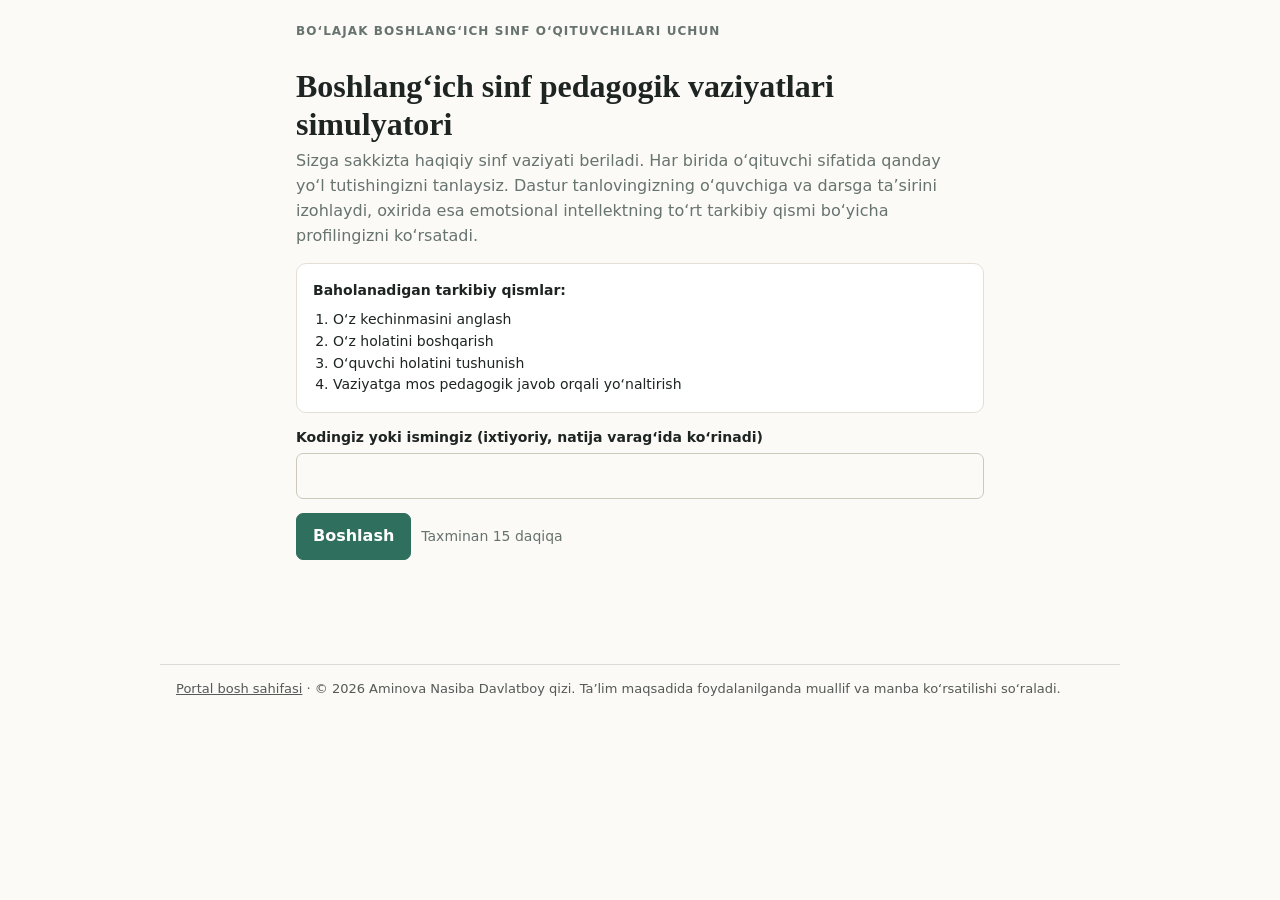
<file: ochiq/dasturlar/simulyator.html>
<!doctype html>
<html lang="uz">
<head>
<meta charset="utf-8">
<meta name="viewport" content="width=device-width, initial-scale=1">
<title>Boshlang‘ich sinf pedagogik vaziyatlari simulyatori</title>
<style>
  :root{
    --bg:#FBFAF7; --surface:#FFFFFF; --surface-2:#F4F2EC;
    --ink:#1E2422; --muted:#67736E; --line:#E3DFD6; --line-2:#CFC9BC;
    --accent:#2F6F5E; --accent-ink:#FFFFFF; --accent-soft:#E7EFEB;
    --warn:#8A5A2B; --warn-soft:#F6EEE2;
    --serif:Georgia,"Times New Roman",serif;
    --sans:system-ui,-apple-system,"Segoe UI",Roboto,sans-serif;
    --mono:ui-monospace,SFMono-Regular,Consolas,Menlo,monospace;
    color-scheme:light;
  }
  @media (prefers-color-scheme:dark){
    :root:not([data-theme="light"]){
      --bg:#14181A; --surface:#1B2022; --surface-2:#232A2C;
      --ink:#E7EAE7; --muted:#98A39E; --line:#2C3336; --line-2:#3C4548;
      --accent:#79B9A6; --accent-ink:#10201C; --accent-soft:#1E2E2A;
      --warn:#D7A76A; --warn-soft:#2A2319; color-scheme:dark;
    }
  }
  *{box-sizing:border-box}
  body{margin:0; background:var(--bg); color:var(--ink); font-family:var(--sans); font-size:16px; line-height:1.55}
  [hidden]{display:none!important}
  .wrap{max-width:720px; margin:0 auto; padding:0 16px 64px}
  h1{font-family:var(--serif); font-weight:600; font-size:clamp(24px,6vw,32px); line-height:1.2; margin:26px 0 6px}
  h2{font-family:var(--serif); font-weight:600; font-size:20px; margin:24px 0 8px}
  p{margin:0 0 10px; max-width:65ch}
  .muted{color:var(--muted)} .small{font-size:14px}
  .kicker{font-size:12px; letter-spacing:.09em; text-transform:uppercase; color:var(--muted); font-weight:600; margin:0}
  .panel{background:var(--surface); border:1px solid var(--line); border-radius:10px; padding:16px; margin:14px 0}
  .vaziyat{font-family:var(--serif); font-size:18px; line-height:1.5; background:var(--surface-2); border-radius:10px; padding:16px; margin:12px 0}
  .variantlar{display:grid; gap:8px}
  button{font:inherit; cursor:pointer; border-radius:7px; border:1px solid var(--line-2); background:var(--surface); color:var(--ink); padding:10px 16px}
  button.asosiy{background:var(--accent); color:var(--accent-ink); border-color:var(--accent); font-weight:600}
  button:focus-visible, input:focus-visible{outline:2px solid var(--accent); outline-offset:2px}
  .variantlar button{text-align:start; display:flex; gap:10px; align-items:flex-start; padding:11px 13px}
  .variantlar .h{font-family:var(--mono); font-size:13px; color:var(--muted); padding-top:2px}
  .variantlar button.tanlangan{background:var(--accent-soft); border-color:var(--accent)}
  .variantlar button[disabled]{cursor:default}
  .variantlar button.boshqa{opacity:.6}
  .izoh{border-inline-start:3px solid var(--accent); background:var(--accent-soft); padding:10px 14px; border-radius:0 6px 6px 0; margin:12px 0}
  .izoh.past{border-color:var(--warn); background:var(--warn-soft)}
  .amal{display:flex; gap:10px; flex-wrap:wrap; align-items:center; margin-top:14px}
  .bar{height:6px; background:var(--line); border-radius:3px; overflow:hidden; margin:6px 0 0}
  .bar > i{display:block; height:100%; background:var(--accent)}
  .yoqish{display:flex; justify-content:space-between; font-size:13px; color:var(--muted)}
  .profil-qator{padding:12px 0; border-top:1px solid var(--line)}
  .profil-qator:first-child{border-top:0}
  .profil-qator .nom{display:flex; justify-content:space-between; gap:10px; font-weight:600}
  .profil-qator .son{font-family:var(--mono); font-weight:500}
  .profil-qator p{font-size:14.5px; color:var(--muted); margin:6px 0 0}
  input[type=text]{width:100%; font:inherit; padding:10px 12px; background:var(--bg); color:var(--ink); border:1px solid var(--line-2); border-radius:7px; font-family:var(--mono)}
  table{border-collapse:collapse; width:100%; font-size:14px}
  th,td{text-align:start; padding:7px 6px; border-bottom:1px solid var(--line)}
  th{font-size:12px; color:var(--muted); text-transform:uppercase; letter-spacing:.05em}
  td.son{text-align:end; font-family:var(--mono)}
  @media print{ button, .amal{display:none!important} body{background:#fff; color:#000} }
</style>
</head>
<body>
<div class="wrap">

  <section id="e-bosh">
    <p class="kicker" style="margin-top:22px">Bo‘lajak boshlang‘ich sinf o‘qituvchilari uchun</p>
    <h1>Boshlang‘ich sinf pedagogik vaziyatlari simulyatori</h1>
    <p class="muted">Sizga sakkizta haqiqiy sinf vaziyati beriladi. Har birida o‘qituvchi sifatida qanday yo‘l tutishingizni tanlaysiz. Dastur tanlovingizning o‘quvchiga va darsga ta’sirini izohlaydi, oxirida esa emotsional intellektning to‘rt tarkibiy qismi bo‘yicha profilingizni ko‘rsatadi.</p>
    <div class="panel">
      <p class="small" style="margin-bottom:8px"><strong>Baholanadigan tarkibiy qismlar:</strong></p>
      <ol class="small" style="margin:0; padding-inline-start:20px">
        <li>O‘z kechinmasini anglash</li>
        <li>O‘z holatini boshqarish</li>
        <li>O‘quvchi holatini tushunish</li>
        <li>Vaziyatga mos pedagogik javob orqali yo‘naltirish</li>
      </ol>
    </div>
    <label class="small" for="kod" style="display:block; font-weight:600; margin-bottom:4px">Kodingiz yoki ismingiz (ixtiyoriy, natija varag‘ida ko‘rinadi)</label>
    <input type="text" id="kod" autocomplete="off" spellcheck="false">
    <div class="amal">
      <button class="asosiy" id="boshla" type="button">Boshlash</button>
      <span class="small muted">Taxminan 15 daqiqa</span>
    </div>
    <div id="tarix-blok" hidden>
      <h2>Oldingi natijalaringiz</h2>
      <p class="small muted">Shu qurilmada saqlangan. O‘sishingizni solishtirish uchun.</p>
      <table><thead><tr><th>Sana</th><th class="son">1</th><th class="son">2</th><th class="son">3</th><th class="son">4</th></tr></thead><tbody id="tarix"></tbody></table>
    </div>
  </section>

  <section id="e-vaziyat" hidden>
    <div class="yoqish"><span id="v-raqam"></span><span id="v-mavzu"></span></div>
    <div class="bar"><i id="v-bar"></i></div>
    <div class="vaziyat" id="v-matn"></div>
    <p class="small muted">O‘qituvchi sifatida eng avvalo nima qilasiz?</p>
    <div class="variantlar" id="v-variantlar"></div>
    <div id="v-izoh" hidden></div>
    <div class="amal" id="v-amal" hidden>
      <button class="asosiy" id="keyingi" type="button">Keyingi vaziyat</button>
    </div>
  </section>

  <section id="e-natija" hidden>
    <p class="kicker" style="margin-top:22px">Natija</p>
    <h1>Emotsional-pedagogik profilingiz</h1>
    <p class="muted" id="n-izoh"></p>
    <div class="panel" id="profil"></div>
    <h2>Tanlovlaringiz</h2>
    <div id="n-tanlovlar" class="small"></div>
    <p class="small muted" style="margin-top:14px">Natija baho emas. U qaysi tarkibiy qismga ko‘proq e’tibor berish kerakligini ko‘rsatadi. Simulyatorni bir necha haftadan keyin qayta o‘tib, o‘zgarishni solishtiring.</p>
    <div class="amal">
      <button id="chop" type="button">Chop etish yoki PDF</button>
      <button id="qayta" type="button">Qaytadan boshlash</button>
    </div>
  </section>
</div>

<script>
/* =====================================================================
   Boshlang'ich sinf pedagogik vaziyatlari simulyatori
   Har bir variant to'rt tarkibiy qism bo'yicha 0-2 ball oladi:
   [o'z kechinmasini anglash, o'z holatini boshqarish,
    o'quvchi holatini tushunish, vaziyatga mos pedagogik javob]
   ===================================================================== */
var TARKIBIY = [
  { nom: "O‘z kechinmasini anglash",
    tavsiya: ["Qiyin lahzada o‘zingizda nima kechayotganini aniq so‘z bilan nomlashni mashq qiling: «xavotirlandim», «noqulay bo‘ldim», «sabrim tugayapti».",
              "Holatingizni ko‘pincha sezasiz. Endi uning sababini ham birga nomlashga harakat qiling.",
              "O‘z kechinmangizni yaxshi anglaysiz va uni qaroringizga ta’sir qildirmaysiz."] },
  { nom: "O‘z holatini boshqarish",
    tavsiya: ["Javob berishdan oldin bir lahza to‘xtash, nafas olish va keyin gapirishni odat qiling.",
              "Ko‘p vaziyatda xotirjamlikni saqlaysiz. Bosim kuchli bo‘lganda ham shu usulni qo‘llang.",
              "Bosim ostida ham xotirjam ohangni va darsning maromini saqlay olasiz."] },
  { nom: "O‘quvchi holatini tushunish",
    tavsiya: ["Bolaning xatti-harakati ortidagi holatni ko‘rishga urining: yuz ifodasi, tana holati, ovozi nima deyapti?",
              "Bolaning holatini ko‘pincha to‘g‘ri sezasiz. Xulosa chiqarishdan oldin kamida ikki belgiga tayaning.",
              "O‘quvchilar holatini aniq ko‘rasiz va sababini tushunishga harakat qilasiz."] },
  { nom: "Vaziyatga mos pedagogik javob",
    tavsiya: ["Javobingizda bolaning holatini nomlang va unga keyingi qadamni ko‘rsating.",
              "Javoblaringiz ko‘pincha o‘rinli. Ularni bolaning qadr-qimmatini saqlagan holda o‘qishni davom ettirishga yo‘naltiring.",
              "Javoblaringiz bolani qo‘llab-quvvatlaydi va o‘quv faoliyatini davom ettiradi."] }
];

var VAZIYATLAR = [
  { mavzu: "Dars boshi",
    matn: "1-sinf. Qo‘ng‘iroq chalindi, lekin Zarina eshik oldida onasining qo‘lini qo‘yib yubormay yig‘lamoqda. Onasi ham xijolat bo‘lib, ketolmay turibdi. Sinfdagi bolalar ularga qarab qolgan.",
    v: [
      { m: "Onasiga tezroq ketishini aytaman, Zarinani qo‘lidan tutib sinfga olib kiraman.", b: [0, 1, 0, 0],
        i: "Ajralish tezlashadi, lekin bolaning qo‘rquvi tan olinmaydi. Ertangi kuni holat takrorlanishi mumkin." },
      { m: "Zarinaning yoniga cho‘kib, «Onangdan ajralish qiyin, tushunaman» deyman. Unga sinfda bitta muhim vazifa topshiraman va onasi bilan qachon ko‘rishishini aytaman.", b: [1, 2, 2, 2],
        i: "Bolaning holati nomlandi, unga aniq vazifa va kutish nuqtasi berildi. Bu ajralishni yengillashtiradi va sinf ham tinch kuzatadi." },
      { m: "Sinfdagi bolalarga ish berib, Zarina o‘zi tinchlanguncha kutaman.", b: [1, 1, 1, 0],
        i: "Sinf ishlaydi, lekin bola yordamsiz qoladi. Tinchlanish uzoq cho‘zilishi mumkin." },
      { m: "«Katta qiz bo‘lding, yig‘lash uyat» deb, uni ovutishga harakat qilaman.", b: [0, 1, 0, 0],
        i: "Bunday gap bolaning his-tuyg‘usini inkor qiladi va uyalish hissini qo‘shadi." }
    ] },
  { mavzu: "Guruh ishi",
    matn: "3-sinf, guruhda loyiha ishi. Sardor stulini keskin surib: «Men bular bilan ishlamayman, ular meni gapirtirishmaydi!» dedi va deraza oldiga borib turdi.",
    v: [
      { m: "Sardorga joyiga qaytishni buyuraman, aks holda baho pasayishini aytaman.", b: [0, 0, 0, 0],
        i: "Tartib tiklanadi, lekin Sardor eshitilmaganini yana bir bor his qiladi. Guruhdagi muammo hal bo‘lmaydi." },
      { m: "Avval o‘zimni bosib, Sardorning yoniga boraman. «Fikringni aytishga imkon bo‘lmagani seni xafa qildi shekilli» deyman va guruhda har kim navbat bilan gapiradigan qoida taklif qilaman.", b: [2, 2, 2, 2],
        i: "O‘qituvchi o‘z holatini boshqardi, bolaning holatini nomladi va muammoni guruh qoidasi orqali hal qildi." },
      { m: "Sardorni boshqa guruhga o‘tkazaman.", b: [1, 1, 1, 1],
        i: "Keskinlik vaqtincha yo‘qoladi, lekin Sardor fikrini aytishni o‘rganmaydi, guruh ham boshqalarni tinglashni o‘rganmaydi." },
      { m: "Guruhdagi boshqa bolalarni Sardorni gapirtirmagani uchun koyiyman.", b: [0, 1, 1, 0],
        i: "Sardorning holati e’tiborga olindi, lekin guruh ayblandi. Endi boshqa bolalar o‘zini adolatsiz munosabatda his qiladi." }
    ] },
  { mavzu: "Nazorat ishi",
    matn: "4-sinf, matematikadan nazorat ishi. Siz Nodiraning sherigining daftariga qarab ko‘chirayotganini ko‘rdingiz. Nigohingiz to‘qnashganda Nodira qizarib, ko‘zlarini yerga tikdi.",
    v: [
      { m: "Butun sinf oldida uning ishini olib qo‘yib, «Ko‘chirgan bola baho olmaydi» deyman.", b: [0, 0, 0, 0],
        i: "Qoida eslatildi, lekin bola sinf oldida sharmanda bo‘ldi. Keyingi safar u qiyinchiligini yashirishga harakat qiladi." },
      { m: "Uning yoniga borib, past ovozda o‘z ishini davom ettirishini so‘rayman. Darsdan keyin u bilan alohida gaplashib, qaysi topshiriq qiyin bo‘lganini aniqlayman.", b: [2, 2, 2, 2],
        i: "Qoida saqlandi, bolaning qadr-qimmati himoyalandi. Suhbat ko‘chirishning sababini, ya’ni qaysi mavzu o‘zlashtirilmaganini ko‘rsatadi." },
      { m: "Ko‘rmaganga olaman, chunki bola allaqachon uyaldi.", b: [1, 1, 1, 0],
        i: "Bolaning holati sezildi, lekin pedagogik javob berilmadi. Bilimdagi bo‘shliq ham ochilmay qoladi." },
      { m: "Nodiraning ota-onasiga darhol xabar beraman.", b: [0, 1, 0, 1],
        i: "Ota-ona bilan hamkorlik muhim, lekin avval bolaning o‘zi bilan gaplashish kerak edi." }
    ] },
  { mavzu: "Bosim ostida",
    matn: "Ochiq dars, orqada metodist o‘tiribdi. Siz rejadan ortda qoldingiz va charchadingiz. Sinf shovqin qilmoqda, Bobur esa qalami bilan partani tinmay taqillatyapti.",
    v: [
      { m: "Ovozimni ko‘tarib: «Bobur, bas qil!» deyman.", b: [0, 0, 0, 0],
        i: "Asabiylik sinfga o‘tadi, shovqin vaqtincha to‘xtab, keyin kuchayishi mumkin. Metodist ham buni sezadi." },
      { m: "Bir lahza to‘xtab, ichimda «xavotirlanyapman» deb holatimni nomlayman. Boburning yoniga borib, qo‘limni partasiga qo‘yaman va unga tarqatma materiallarni yig‘ish vazifasini beraman.", b: [2, 2, 1, 2],
        i: "O‘qituvchi o‘z holatini anglab boshqardi va bolaning harakatga bo‘lgan ehtiyojini darsga foydali vazifaga aylantirdi." },
      { m: "Boburga e’tibor bermay, rejani tezroq tugatishga harakat qilaman.", b: [1, 1, 0, 0],
        i: "Reja birinchi o‘ringa chiqdi. Taqillatish davom etadi va boshqalarning diqqatini ham chalg‘itadi." },
      { m: "Butun sinfga ikki daqiqalik jismoniy daqiqa o‘tkazaman, keyin darsni davom ettiraman.", b: [1, 2, 1, 1],
        i: "Sinfning charchoqligi to‘g‘ri sezildi. Ammo Boburning alohida ehtiyoji e’tibordan chetda qoldi." }
    ] },
  { mavzu: "Tanaffusdan keyin",
    matn: "2-sinf. Tanaffusdan keyin Kamola ko‘z yoshi bilan sinfga kirdi: «Ular meni o‘yinga qo‘shishmadi». Dars boshlanishi kerak.",
    v: [
      { m: "«Hech qisi yo‘q, ertaga qo‘shishadi» deyman va darsni boshlayman.", b: [0, 1, 0, 0],
        i: "Bolaning xafaligi arzimas deb ko‘rsatildi. U o‘qituvchiga keyingi safar aytmasligi mumkin." },
      { m: "Sinfga mustaqil topshiriq beraman. Kamola bilan bir daqiqa gaplashib, «Chetda qolish og‘ir, xafa bo‘lganingni ko‘ryapman» deyman. Keyingi tanaffusda kim bilan o‘ynashni xohlashini so‘rayman va o‘yinni birga tashkil qilishni va’da qilaman.", b: [1, 2, 2, 2],
        i: "Bolaning holati tan olindi, dars to‘xtamadi va muammoni hal qilish rejasi tuzildi." },
      { m: "Butun sinf oldida bolalarni Kamolani o‘yinga qo‘shmagani uchun tanqid qilaman.", b: [0, 1, 1, 0],
        i: "Kamolaning holati e’tiborga olindi, lekin sinf oldida muhokama uni yanada noqulay ahvolga solishi mumkin." },
      { m: "Kamolani sinf rahbari yoki psixologga yuboraman.", b: [0, 1, 1, 1],
        i: "Yordam izlandi, lekin bu vaziyatni o‘qituvchining o‘zi bir daqiqada yengillatishi mumkin edi." }
    ] },
  { mavzu: "Tasviriy san’at",
    matn: "3-sinf, tasviriy san’at darsi. Azizbek chizgan rasmini g‘ijimlab tashladi: «Menga hech narsa chiqmaydi! Boshqalarniki chiroyli».",
    v: [
      { m: "«Rasming ham chiroyli edi-ku» deyman va yangi qog‘oz beraman.", b: [0, 1, 1, 1],
        i: "Yangi imkon berildi, lekin bolaning tushkunligi tan olinmadi va «chiroyli» bahosi unga ishonarsiz eshitiladi." },
      { m: "«Boshqalarnikidek chiqmagani seni xafa qildi shekilli» deyman. Rasmining qaysi qismi o‘ziga yoqqanini birga topamiz va faqat bitta qismini qayta chizishni taklif qilaman.", b: [1, 2, 2, 2],
        i: "Bolaning holati nomlandi, uning e’tibori yutuqqa qaratildi va kichik, bajariladigan qadam taklif qilindi." },
      { m: "Qog‘ozni isrof qilgani uchun tanbeh beraman.", b: [0, 0, 0, 0],
        i: "Bolaning tushkunligi e’tiborsiz qoldi. U endi chizishdan butunlay qochishi mumkin." },
      { m: "Azizbekka darsning qolgan qismida boshqa ish beraman.", b: [1, 1, 0, 0],
        i: "Keskinlik so‘ndi, lekin bola «menga chiqmaydi» degan fikrda qoladi." }
    ] },
  { mavzu: "Ota-ona bilan muloqot",
    matn: "Darsdan keyin bir ota sinf eshigi oldida baland ovozda: «O‘g‘limni sherigi urib qo‘ygan! Siz nimaga qarayapsiz? Uni darhol boshqa partaga o‘tkazing!» dedi.",
    v: [
      { m: "«Men har bir bolani kuzatib turolmayman» deb javob beraman.", b: [0, 0, 0, 0],
        i: "Himoyalanish keskinlikni oshiradi. Ota-ona o‘qituvchiga ishonchini yo‘qotadi." },
      { m: "Otaning gapini bo‘lmasdan tinglayman. «O‘g‘lingiz uchun xavotirlanganingizni tushunaman» deyman. Voqeani aniqlashtirib olishimni, ertaga ikkala bola bilan gaplashib, natijasini aytishimni bildiraman.", b: [2, 2, 2, 2],
        i: "O‘qituvchi o‘zini boshqardi, otaning holatini tan oldi va kasbiy pozitsiyasini saqlagan holda aniq reja taklif qildi." },
      { m: "Otaning talabiga darhol rozi bo‘lib, bolani boshqa partaga o‘tkazaman.", b: [1, 1, 1, 0],
        i: "Keskinlik so‘ndi, lekin voqea aniqlanmadi. Ikkala bolaning ham fikri eshitilmadi." },
      { m: "Uni direktorga yuboraman.", b: [1, 1, 0, 0],
        i: "Suhbatdan qochildi. Bu masalani sinf o‘qituvchisi o‘zi hal qilishi mumkin edi." }
    ] },
  { mavzu: "O‘qituvchining xatosi",
    matn: "4-sinf, ona tili. Siz doskada so‘zni xato yozdingiz. Diyora qo‘lini ko‘tarib, xatoni aytdi. Bir necha bola kulib yubordi. Siz yuzingiz qizarganini sezdingiz.",
    v: [
      { m: "«Bu ataylab qilingan, kim sezarkin deb tekshirdim» deyman.", b: [0, 1, 0, 0],
        i: "Noqulaylik yashirildi. Bolalar xatoni tan olmaslik namunasini ko‘radi." },
      { m: "Ichimda «noqulay bo‘ldim» deb holatimni nomlayman. Jilmayib: «Rahmat, Diyora, diqqating zo‘r ekan. Xato hammada bo‘ladi, muhimi uni tuzatish» deyman va xatoni birga tuzatamiz.", b: [2, 2, 1, 2],
        i: "O‘qituvchi o‘z kechinmasini anglab boshqardi va xatoga to‘g‘ri munosabat namunasini ko‘rsatdi. Bu bolalarning xato qilishdan qo‘rqmasligiga yordam beradi." },
      { m: "Kulgan bolalarga qattiq tanbeh beraman.", b: [0, 0, 1, 0],
        i: "O‘qituvchining noqulayligi tanbehga aylandi. Diyora ham endi xatoni aytishdan cho‘chishi mumkin." },
      { m: "Xatoni indamay tuzatib, darsni davom ettiraman.", b: [1, 1, 0, 1],
        i: "Xato tuzatildi, lekin Diyoraning hissasi va xatoga to‘g‘ri munosabat ko‘rsatish imkoni qo‘ldan boy berildi." }
    ] }
];

(function () {
  "use strict";
  var TARIX_KALIT = "simulyator_tarix";
  var joriy = 0, tanlovlar = [], tartiblar = [];

  function el(id) { return document.getElementById(id); }
  function yarat(t, c, m) { var e = document.createElement(t); if (c) e.className = c; if (m !== undefined) e.textContent = m; return e; }
  function tozala(e) { while (e.firstChild) e.removeChild(e.firstChild); }
  function ekran(n) { ["bosh", "vaziyat", "natija"].forEach(function (x) { el("e-" + x).hidden = x !== n; }); window.scrollTo(0, 0); }
  function aralash(n) {
    var a = []; for (var i = 0; i < n; i++) a.push(i);
    for (i = n - 1; i > 0; i--) { var j = Math.floor(Math.random() * (i + 1)); var t = a[i]; a[i] = a[j]; a[j] = t; }
    return a;
  }
  function tarixOl() { try { return JSON.parse(localStorage.getItem(TARIX_KALIT) || "[]"); } catch (e) { return []; } }
  function tarixYoz(t) { try { localStorage.setItem(TARIX_KALIT, JSON.stringify(t.slice(-10))); } catch (e) {} }

  function tarixChiz() {
    var t = tarixOl(), tb = el("tarix");
    el("tarix-blok").hidden = !t.length;
    tozala(tb);
    t.slice().reverse().forEach(function (r) {
      var tr = yarat("tr");
      tr.appendChild(yarat("td", "", r.sana + (r.kod ? " · " + r.kod : "")));
      r.foiz.forEach(function (f) { tr.appendChild(yarat("td", "son", f + "%")); });
      tb.appendChild(tr);
    });
  }

  el("boshla").addEventListener("click", function () {
    joriy = 0; tanlovlar = [];
    tartiblar = VAZIYATLAR.map(function (v) { return aralash(v.v.length); });
    vaziyatChiz(); ekran("vaziyat");
  });

  function vaziyatChiz() {
    var v = VAZIYATLAR[joriy];
    el("v-raqam").textContent = (joriy + 1) + " / " + VAZIYATLAR.length;
    el("v-mavzu").textContent = v.mavzu;
    el("v-bar").style.width = (joriy / VAZIYATLAR.length * 100) + "%";
    el("v-matn").textContent = v.matn;
    var uy = el("v-variantlar"); tozala(uy);
    tartiblar[joriy].forEach(function (idx, k) {
      var b = yarat("button"); b.type = "button";
      b.appendChild(yarat("span", "h", "ABCD".charAt(k)));
      b.appendChild(yarat("span", "", v.v[idx].m));
      b.addEventListener("click", function () { tanla(idx, b); });
      uy.appendChild(b);
    });
    el("v-izoh").hidden = true; el("v-amal").hidden = true;
    el("keyingi").textContent = joriy === VAZIYATLAR.length - 1 ? "Natijani ko‘rish" : "Keyingi vaziyat";
  }

  function tanla(idx, tugma) {
    var v = VAZIYATLAR[joriy], tanlov = v.v[idx];
    tanlovlar[joriy] = idx;
    var hamma = el("v-variantlar").querySelectorAll("button");
    for (var i = 0; i < hamma.length; i++) { hamma[i].disabled = true; if (hamma[i] !== tugma) hamma[i].classList.add("boshqa"); }
    tugma.classList.add("tanlangan");
    var jami = tanlov.b.reduce(function (a, b) { return a + b; }, 0);
    var izoh = el("v-izoh"); tozala(izoh);
    var d = yarat("div", "izoh" + (jami >= 6 ? "" : " past"));
    d.appendChild(yarat("p", "", tanlov.i));
    if (jami < 6) {
      var eng = v.v.reduce(function (a, b) { return b.b.reduce(function (x, y) { return x + y; }, 0) > a.b.reduce(function (x, y) { return x + y; }, 0) ? b : a; });
      var p = yarat("p", "small"); p.style.margin = "8px 0 0";
      p.appendChild(yarat("strong", "", "Mos yo‘l: ")); p.appendChild(document.createTextNode(eng.m));
      d.appendChild(p);
    }
    izoh.appendChild(d);
    izoh.hidden = false; el("v-amal").hidden = false;
    el("keyingi").focus();
  }

  el("keyingi").addEventListener("click", function () {
    if (joriy < VAZIYATLAR.length - 1) { joriy++; vaziyatChiz(); window.scrollTo(0, 0); }
    else natijaChiz();
  });

  function hisobla() {
    var olgan = [0, 0, 0, 0], maks = [0, 0, 0, 0];
    VAZIYATLAR.forEach(function (v, i) {
      for (var k = 0; k < 4; k++) {
        maks[k] += Math.max.apply(null, v.v.map(function (x) { return x.b[k]; }));
        olgan[k] += v.v[tanlovlar[i]].b[k];
      }
    });
    return olgan.map(function (o, k) { return Math.round(o / maks[k] * 100); });
  }

  function natijaChiz() {
    var foiz = hisobla(), kod = el("kod").value.trim();
    var d = new Date(), p = function (x) { return (x < 10 ? "0" : "") + x; };
    var sana = d.getFullYear() + "-" + p(d.getMonth() + 1) + "-" + p(d.getDate()) + " " + p(d.getHours()) + ":" + p(d.getMinutes());
    el("n-izoh").textContent = (kod ? kod + " · " : "") + sana + " · " + VAZIYATLAR.length + " ta vaziyat";
    var uy = el("profil"); tozala(uy);
    TARKIBIY.forEach(function (t, k) {
      var f = foiz[k], dr = f <= 33 ? 0 : (f <= 66 ? 1 : 2);
      var q = yarat("div", "profil-qator");
      var n = yarat("div", "nom"); n.appendChild(yarat("span", "", t.nom)); n.appendChild(yarat("span", "son", f + "%"));
      q.appendChild(n);
      var b = yarat("div", "bar"); var i = yarat("i"); i.style.width = f + "%"; b.appendChild(i); q.appendChild(b);
      q.appendChild(yarat("p", "", t.tavsiya[dr]));
      uy.appendChild(q);
    });
    var tn = el("n-tanlovlar"); tozala(tn);
    var ol = yarat("ol"); ol.style.paddingInlineStart = "20px";
    VAZIYATLAR.forEach(function (v, i) {
      var li = yarat("li"); li.style.marginBottom = "6px";
      li.appendChild(yarat("strong", "", v.mavzu + ". "));
      li.appendChild(document.createTextNode(v.v[tanlovlar[i]].m));
      ol.appendChild(li);
    });
    tn.appendChild(ol);
    var t = tarixOl(); t.push({ sana: sana, kod: kod, foiz: foiz }); tarixYoz(t);
    ekran("natija");
  }

  el("qayta").addEventListener("click", function () { tarixChiz(); ekran("bosh"); });
  el("chop").addEventListener("click", function () { window.print(); });
  tarixChiz();
})();
</script>
<p style="max-width:960px;margin:40px auto 24px;padding:14px 16px 0;border-top:1px solid rgba(128,128,128,.35);font:13px/1.5 system-ui,sans-serif;opacity:.75"><a href="../index.html" style="color:inherit">Portal bosh sahifasi</a> · © 2026 Aminova Nasiba Davlatboy qizi. Ta’lim maqsadida foydalanilganda muallif va manba ko‘rsatilishi so‘raladi.</p>
</body>
</html>
</file>
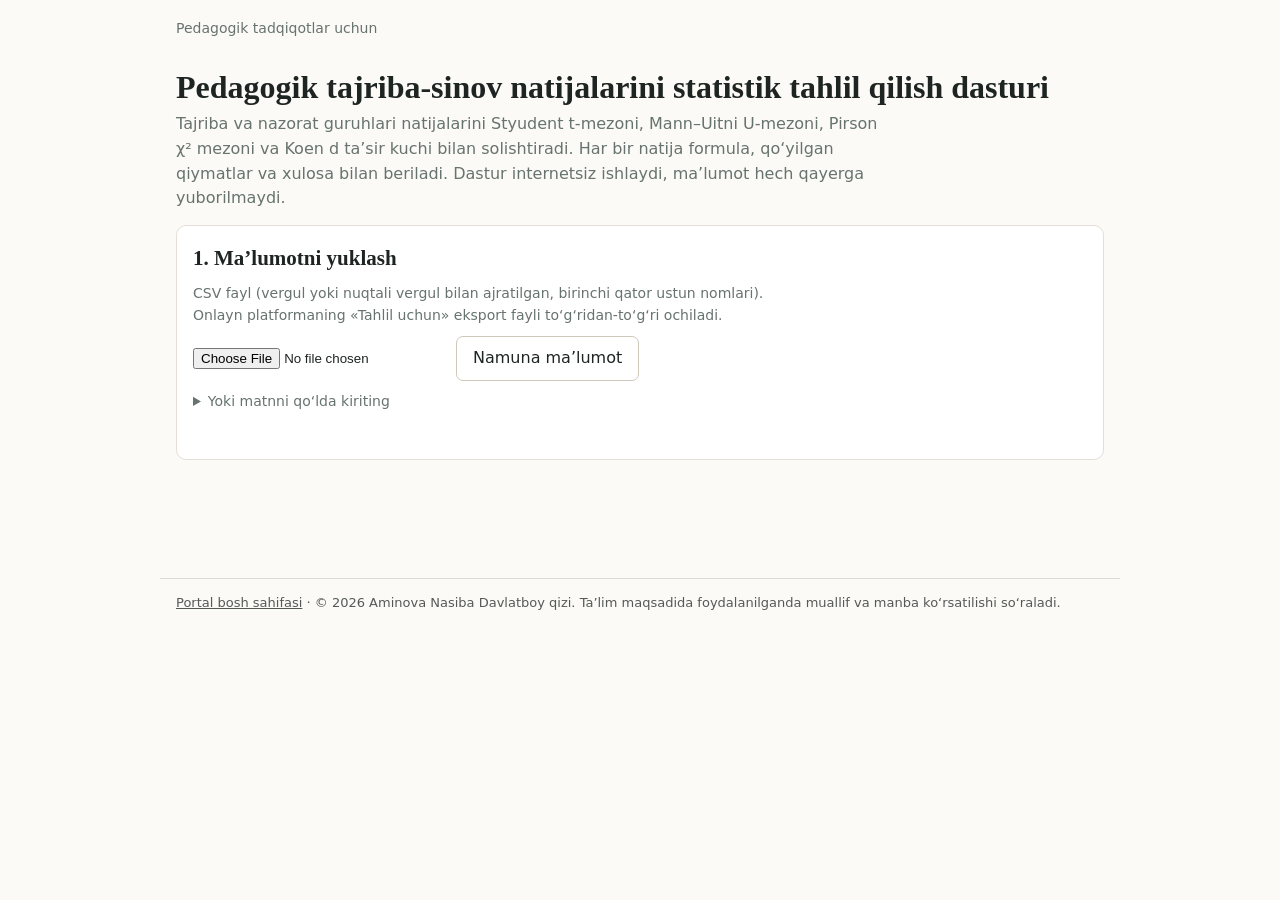
<file: ochiq/dasturlar/statistika.html>
<!doctype html>
<html lang="uz">
<head>
<meta charset="utf-8">
<meta name="viewport" content="width=device-width, initial-scale=1">
<title>Pedagogik tajriba-sinov natijalarini statistik tahlil qilish dasturi</title>
<style>
  :root{
    --bg:#FBFAF7; --surface:#FFFFFF; --surface-2:#F4F2EC;
    --ink:#1E2422; --muted:#67736E; --line:#E3DFD6; --line-2:#CFC9BC;
    --accent:#2F6F5E; --accent-ink:#FFFFFF; --accent-soft:#E7EFEB;
    --warn:#8A5A2B; --warn-soft:#F6EEE2;
    --serif:Georgia,"Times New Roman",serif;
    --sans:system-ui,-apple-system,"Segoe UI",Roboto,sans-serif;
    --mono:ui-monospace,SFMono-Regular,Consolas,Menlo,monospace;
    color-scheme:light;
  }
  @media (prefers-color-scheme:dark){
    :root:not([data-theme="light"]){
      --bg:#14181A; --surface:#1B2022; --surface-2:#232A2C;
      --ink:#E7EAE7; --muted:#98A39E; --line:#2C3336; --line-2:#3C4548;
      --accent:#79B9A6; --accent-ink:#10201C; --accent-soft:#1E2E2A;
      --warn:#D7A76A; --warn-soft:#2A2319; color-scheme:dark;
    }
  }
  *{box-sizing:border-box}
  body{margin:0; background:var(--bg); color:var(--ink); font-family:var(--sans); font-size:16px; line-height:1.55}
  [hidden]{display:none!important}
  .wrap{max-width:960px; margin:0 auto; padding:0 16px 64px}
  h1{font-family:var(--serif); font-weight:600; font-size:clamp(24px,5vw,32px); line-height:1.2; margin:28px 0 6px}
  h2{font-family:var(--serif); font-weight:600; font-size:21px; margin:28px 0 8px}
  h3{font-size:16px; margin:18px 0 6px}
  p{margin:0 0 10px; max-width:70ch}
  .muted{color:var(--muted)} .small{font-size:14px}
  .panel{background:var(--surface); border:1px solid var(--line); border-radius:10px; padding:16px; margin:14px 0}
  .note{background:var(--warn-soft); border-inline-start:3px solid var(--warn); padding:10px 14px; border-radius:0 6px 6px 0; margin:12px 0; font-size:14px}
  label.fld{display:block; margin:0 0 12px}
  label.fld > span{display:block; font-size:13px; font-weight:600; margin-bottom:4px}
  select, input[type=text], textarea{width:100%; font:inherit; padding:9px 11px; background:var(--bg); color:var(--ink); border:1px solid var(--line-2); border-radius:7px}
  textarea{min-height:110px; font-family:var(--mono); font-size:13px}
  button{font:inherit; cursor:pointer; border-radius:7px; border:1px solid var(--line-2); background:var(--surface); color:var(--ink); padding:9px 16px}
  button.asosiy{background:var(--accent); color:var(--accent-ink); border-color:var(--accent); font-weight:600}
  button:focus-visible, select:focus-visible, input:focus-visible, textarea:focus-visible{outline:2px solid var(--accent); outline-offset:2px}
  .amal{display:flex; gap:10px; flex-wrap:wrap; align-items:center; margin-top:12px}
  .grid2{display:grid; grid-template-columns:1fr 1fr; gap:12px}
  @media (max-width:640px){ .grid2{grid-template-columns:1fr} }
  .tablar{display:flex; gap:6px; flex-wrap:wrap; margin:6px 0 0}
  .tablar button.faol{background:var(--accent-soft); border-color:var(--accent)}
  table{border-collapse:collapse; width:100%; font-size:14.5px}
  th,td{text-align:start; padding:7px 8px; border-bottom:1px solid var(--line)}
  th{font-size:12px; letter-spacing:.05em; text-transform:uppercase; color:var(--muted)}
  td.son, th.son{text-align:end; font-family:var(--mono); font-variant-numeric:tabular-nums}
  .tbl{overflow-x:auto}
  .formula{font-family:var(--serif); font-size:17px; background:var(--surface-2); border-radius:8px; padding:10px 14px; margin:6px 0 10px; overflow-x:auto; white-space:nowrap}
  .xulosa{background:var(--accent-soft); border-inline-start:3px solid var(--accent); padding:10px 14px; border-radius:0 6px 6px 0; margin:10px 0}
  .natija{border-top:1px solid var(--line); padding-top:6px; margin-top:22px}
  .xabar{color:var(--warn); font-size:14px; min-height:20px}
  .kichik-yozuv{font-size:12.5px; color:var(--muted)}
  @media print{ .yashir-chop, button, .tablar{display:none!important} body{background:#fff; color:#000} .panel{border:0; padding:0} }
</style>
</head>
<body>
<div class="wrap">
  <p class="small muted" style="margin-top:18px">Pedagogik tadqiqotlar uchun</p>
  <h1>Pedagogik tajriba-sinov natijalarini statistik tahlil qilish dasturi</h1>
  <p class="muted">Tajriba va nazorat guruhlari natijalarini Styudent t-mezoni, Mann–Uitni U-mezoni, Pirson χ² mezoni va Koen d ta’sir kuchi bilan solishtiradi. Har bir natija formula, qo‘yilgan qiymatlar va xulosa bilan beriladi. Dastur internetsiz ishlaydi, ma’lumot hech qayerga yuborilmaydi.</p>

  <section class="panel yashir-chop">
    <h2 style="margin-top:0">1. Ma’lumotni yuklash</h2>
    <p class="small muted">CSV fayl (vergul yoki nuqtali vergul bilan ajratilgan, birinchi qator ustun nomlari). Onlayn platformaning «Tahlil uchun» eksport fayli to‘g‘ridan-to‘g‘ri ochiladi.</p>
    <div class="amal" style="margin-top:4px">
      <input type="file" id="fayl" accept=".csv,.txt,text/csv">
      <button id="namuna" type="button">Namuna ma’lumot</button>
    </div>
    <details style="margin-top:10px"><summary class="small muted" style="cursor:pointer">Yoki matnni qo‘lda kiriting</summary>
      <textarea id="matn" spellcheck="false" placeholder="turi,pre_ball,post_ball&#10;tajriba,12,18&#10;nazorat,11,13"></textarea>
      <div class="amal"><button id="matn-ok" type="button">Matnni o‘qish</button></div>
    </details>
    <p class="xabar" id="yuk-xabar"></p>
    <p class="small" id="yuk-holat"></p>
  </section>

  <section class="panel yashir-chop" id="sozlash" hidden>
    <h2 style="margin-top:0">2. Tahlil turini tanlash</h2>
    <div class="tablar" id="tablar">
      <button type="button" data-t="mustaqil" class="faol">Ikki guruhni solishtirish</button>
      <button type="button" data-t="bogliq">Oldin va keyin (bitta guruh)</button>
      <button type="button" data-t="chi">Darajalar taqsimoti (χ²)</button>
    </div>

    <div id="t-mustaqil" style="margin-top:14px">
      <div class="grid2">
        <label class="fld"><span>Guruhlarni ajratuvchi ustun</span><select id="m-guruh"></select></label>
        <label class="fld"><span>Taqqoslanadigan son ustuni</span><select id="m-qiymat"></select></label>
        <label class="fld"><span>1-guruh (tajriba)</span><select id="m-g1"></select></label>
        <label class="fld"><span>2-guruh (nazorat)</span><select id="m-g2"></select></label>
      </div>
    </div>

    <div id="t-bogliq" style="margin-top:14px" hidden>
      <div class="grid2">
        <label class="fld"><span>Guruhlarni ajratuvchi ustun</span><select id="b-guruh"></select></label>
        <label class="fld"><span>Guruh</span><select id="b-g"></select></label>
        <label class="fld"><span>Oldingi o‘lchov ustuni</span><select id="b-oldin"></select></label>
        <label class="fld"><span>Keyingi o‘lchov ustuni</span><select id="b-keyin"></select></label>
      </div>
    </div>

    <div id="t-chi" style="margin-top:14px" hidden>
      <div class="grid2">
        <label class="fld"><span>Guruhlarni ajratuvchi ustun</span><select id="c-guruh"></select></label>
        <label class="fld"><span>Daraja ustuni</span><select id="c-daraja"></select></label>
      </div>
      <p class="small muted">Masalan, «post_bilim_daraja» ustunida past, orta, yuqori qiymatlari bo‘lsa, ularning tajriba va nazorat guruhlarida taqsimlanishi solishtiriladi.</p>
    </div>

    <div class="grid2" style="margin-top:4px">
      <label class="fld"><span>Ahamiyatlilik darajasi (α)</span>
        <select id="alfa"><option value="0.05">0,05</option><option value="0.01">0,01</option></select></label>
      <label class="fld"><span>O‘nli kasr belgisi</span>
        <select id="kasr"><option value=",">vergul (0,05)</option><option value=".">nuqta (0.05)</option></select></label>
    </div>
    <div class="amal">
      <button class="asosiy" id="hisobla" type="button">Hisoblash</button>
      <span class="xabar" id="h-xabar"></span>
    </div>
  </section>

  <section id="natijalar"></section>
  <div class="amal yashir-chop" id="natija-amal" hidden>
    <button id="chop" type="button">Chop etish yoki PDF</button>
    <button id="tozala" type="button">Natijalarni tozalash</button>
  </div>
</div>

<script>
/* =====================================================================
   Pedagogik tajriba-sinov natijalarini statistik tahlil qilish dasturi
   1. CSV o'qish   2. Statistik funksiyalar   3. Tahlillar   4. Interfeys
   ===================================================================== */
(function () {
  "use strict";

  /* ------------------------- 1. CSV o'qish ------------------------- */
  function csvOqish(matn) {
    matn = matn.replace(/^﻿/, "");
    var birinchi = matn.split(/\r?\n/)[0] || "";
    var ajr = (birinchi.split(";").length > birinchi.split(",").length) ? ";" : ",";
    var qatorlar = [], qator = [], katak = "", q = false;
    for (var i = 0; i < matn.length; i++) {
      var c = matn[i];
      if (q) {
        if (c === '"') { if (matn[i + 1] === '"') { katak += '"'; i++; } else q = false; }
        else katak += c;
      } else if (c === '"') q = true;
      else if (c === ajr) { qator.push(katak); katak = ""; }
      else if (c === "\n" || c === "\r") {
        if (c === "\r" && matn[i + 1] === "\n") i++;
        qator.push(katak); katak = "";
        if (qator.length > 1 || qator[0] !== "") qatorlar.push(qator);
        qator = [];
      } else katak += c;
    }
    if (katak !== "" || qator.length) { qator.push(katak); qatorlar.push(qator); }
    if (qatorlar.length < 2) return null;
    var bosh = qatorlar[0].map(function (s) { return s.trim(); });
    var satrlar = qatorlar.slice(1).map(function (r) {
      var o = {}; bosh.forEach(function (b, k) { o[b] = (r[k] || "").trim(); }); return o;
    });
    return { ustunlar: bosh, satrlar: satrlar };
  }

  function son(v) {
    if (v === null || v === undefined) return NaN;
    var t = String(v).trim().replace(",", ".");
    if (t === "" || !/^-?\d+(\.\d+)?$/.test(t)) return NaN;
    return parseFloat(t);
  }

  /* --------------------- 2. Statistik funksiyalar --------------------- */
  function yigindi(a) { var s = 0; for (var i = 0; i < a.length; i++) s += a[i]; return s; }
  function ortacha(a) { return yigindi(a) / a.length; }
  function dispersiya(a) {
    var m = ortacha(a), s = 0;
    for (var i = 0; i < a.length; i++) s += (a[i] - m) * (a[i] - m);
    return s / (a.length - 1);
  }
  function mediana(a) {
    var b = a.slice().sort(function (x, y) { return x - y; }), n = b.length;
    return n % 2 ? b[(n - 1) / 2] : (b[n / 2 - 1] + b[n / 2]) / 2;
  }

  /* Gamma funksiyasining logarifmi (Lanczos) */
  function lnGamma(x) {
    var g = [76.18009172947146, -86.50532032941677, 24.01409824083091,
             -1.231739572450155, 0.1208650973866179e-2, -0.5395239384953e-5];
    var y = x, t = x + 5.5;
    t -= (x + 0.5) * Math.log(t);
    var s = 1.000000000190015;
    for (var j = 0; j < 6; j++) s += g[j] / ++y;
    return -t + Math.log(2.5066282746310005 * s / x);
  }
  /* To'liqsiz beta funksiyasi (zanjirli kasr) */
  function betaZanjir(a, b, x) {
    var MAX = 300, EPS = 3e-14, FPMIN = 1e-300;
    var qab = a + b, qap = a + 1, qam = a - 1, c = 1, d = 1 - qab * x / qap;
    if (Math.abs(d) < FPMIN) d = FPMIN;
    d = 1 / d; var h = d;
    for (var m = 1; m <= MAX; m++) {
      var m2 = 2 * m, aa = m * (b - m) * x / ((qam + m2) * (a + m2));
      d = 1 + aa * d; if (Math.abs(d) < FPMIN) d = FPMIN;
      c = 1 + aa / c; if (Math.abs(c) < FPMIN) c = FPMIN;
      d = 1 / d; h *= d * c;
      aa = -(a + m) * (qab + m) * x / ((a + m2) * (qap + m2));
      d = 1 + aa * d; if (Math.abs(d) < FPMIN) d = FPMIN;
      c = 1 + aa / c; if (Math.abs(c) < FPMIN) c = FPMIN;
      d = 1 / d; var del = d * c; h *= del;
      if (Math.abs(del - 1) < EPS) break;
    }
    return h;
  }
  function betaI(a, b, x) {
    if (x <= 0) return 0; if (x >= 1) return 1;
    var bt = Math.exp(lnGamma(a + b) - lnGamma(a) - lnGamma(b) + a * Math.log(x) + b * Math.log(1 - x));
    return x < (a + 1) / (a + b + 2) ? bt * betaZanjir(a, b, x) / a : 1 - bt * betaZanjir(b, a, 1 - x) / b;
  }
  /* Styudent taqsimoti: ikki tomonlama p */
  function tP(t, df) { return betaI(df / 2, 0.5, df / (df + t * t)); }

  /* To'liqsiz gamma funksiyasi Q(a, x) */
  function gammaQ(a, x) {
    if (x <= 0) return 1;
    var gln = lnGamma(a);
    if (x < a + 1) {
      var ap = a, del = 1 / a, sum = del;
      for (var n = 0; n < 500; n++) { ap++; del *= x / ap; sum += del; if (Math.abs(del) < Math.abs(sum) * 3e-14) break; }
      return 1 - sum * Math.exp(-x + a * Math.log(x) - gln);
    }
    var b = x + 1 - a, c = 1 / 1e-300, d = 1 / b, h = d;
    for (var i = 1; i < 500; i++) {
      var an = -i * (i - a); b += 2;
      d = an * d + b; if (Math.abs(d) < 1e-300) d = 1e-300;
      c = b + an / c; if (Math.abs(c) < 1e-300) c = 1e-300;
      d = 1 / d; var dl = d * c; h *= dl;
      if (Math.abs(dl - 1) < 3e-14) break;
    }
    return Math.exp(-x + a * Math.log(x) - gln) * h;
  }
  function chiP(chi, df) { return gammaQ(df / 2, chi / 2); }
  /* Standart normal taqsimot: ikki tomonlama p */
  function zP(z) { z = Math.abs(z); return gammaQ(0.5, z * z / 2); }

  function mustaqilT(a, b) {
    var n1 = a.length, n2 = b.length, m1 = ortacha(a), m2 = ortacha(b), s1 = dispersiya(a), s2 = dispersiya(b);
    var df = n1 + n2 - 2, sp2 = ((n1 - 1) * s1 + (n2 - 1) * s2) / df;
    var se = Math.sqrt(sp2 * (1 / n1 + 1 / n2)), t = (m1 - m2) / se;
    return { n1: n1, n2: n2, m1: m1, m2: m2, s1: Math.sqrt(s1), s2: Math.sqrt(s2), sp2: sp2, sp: Math.sqrt(sp2), se: se, t: t, df: df, p: tP(t, df), d: (m1 - m2) / Math.sqrt(sp2) };
  }
  function bogliqT(x, y) {
    var d = x.map(function (v, i) { return y[i] - v; }), n = d.length;
    var md = ortacha(d), sd = Math.sqrt(dispersiya(d)), t = md / (sd / Math.sqrt(n));
    return { n: n, mx: ortacha(x), my: ortacha(y), sx: Math.sqrt(dispersiya(x)), sy: Math.sqrt(dispersiya(y)), md: md, sd: sd, t: t, df: n - 1, p: tP(t, n - 1), dz: md / sd };
  }
  function mannUitni(a, b) {
    var n1 = a.length, n2 = b.length, N = n1 + n2;
    var hamma = a.map(function (v) { return { v: v, g: 1 }; }).concat(b.map(function (v) { return { v: v, g: 2 }; }));
    hamma.sort(function (x, y) { return x.v - y.v; });
    var tuzatish = 0, i = 0;
    while (i < N) {
      var j = i; while (j + 1 < N && hamma[j + 1].v === hamma[i].v) j++;
      var r = (i + j) / 2 + 1, t = j - i + 1;
      for (var k = i; k <= j; k++) hamma[k].r = r;
      if (t > 1) tuzatish += t * t * t - t;
      i = j + 1;
    }
    var R1 = 0, R2 = 0;
    hamma.forEach(function (h) { if (h.g === 1) R1 += h.r; else R2 += h.r; });
    var U1 = n1 * n2 + n1 * (n1 + 1) / 2 - R1, U2 = n1 * n2 - U1, U = Math.min(U1, U2);
    var mU = n1 * n2 / 2, sU = Math.sqrt(n1 * n2 / 12 * ((N + 1) - tuzatish / (N * (N - 1))));
    var z = sU > 0 ? (Math.abs(U - mU) - 0.5) / sU : 0;
    if (z < 0) z = 0;
    return { n1: n1, n2: n2, R1: R1, R2: R2, U1: U1, U2: U2, U: U, mU: mU, sU: sU, z: z, p: zP(z), tuzatish: tuzatish };
  }
  function pirsonChi(jadval) {
    var r = jadval.length, c = jadval[0].length, N = 0, qq = [], uu = [];
    for (var i = 0; i < r; i++) { qq[i] = 0; for (var j = 0; j < c; j++) { qq[i] += jadval[i][j]; N += jadval[i][j]; } }
    for (j = 0; j < c; j++) { uu[j] = 0; for (i = 0; i < r; i++) uu[j] += jadval[i][j]; }
    var chi = 0, kutilgan = [], kichikE = 0;
    for (i = 0; i < r; i++) {
      kutilgan[i] = [];
      for (j = 0; j < c; j++) {
        var E = qq[i] * uu[j] / N; kutilgan[i][j] = E;
        if (E < 5) kichikE++;
        if (E > 0) chi += (jadval[i][j] - E) * (jadval[i][j] - E) / E;
      }
    }
    var df = (r - 1) * (c - 1);
    return { chi: chi, df: df, p: chiP(chi, df), N: N, qator: qq, ustun: uu, kutilgan: kutilgan, kichikE: kichikE,
             V: Math.sqrt(chi / (N * (Math.min(r, c) - 1))) };
  }

  /* ------------------------- formatlash ------------------------- */
  function f(x, k) {
    if (x === null || x === undefined || isNaN(x)) return "—";
    var s = (k === undefined ? 2 : k);
    return x.toFixed(s).replace(".", el("kasr").value);
  }
  function fp(p) {
    if (p < 0.001) return "p < " + f(0.001, 3);
    return "p = " + f(p, 3);
  }
  function dTalqin(d) {
    var a = Math.abs(d);
    if (a < 0.2) return "juda kichik";
    if (a < 0.5) return "kichik";
    if (a < 0.8) return "o‘rta";
    return "katta";
  }
  function VTalqin(v) {
    if (v < 0.1) return "juda kuchsiz";
    if (v < 0.3) return "kuchsiz";
    if (v < 0.5) return "o‘rtacha";
    return "kuchli";
  }

  /* ------------------------- 4. Interfeys ------------------------- */
  function el(id) { return document.getElementById(id); }
  function yarat(t, c, m) { var e = document.createElement(t); if (c) e.className = c; if (m !== undefined) e.textContent = m; return e; }
  var DATA = null, TUR = "mustaqil";

  function yuklandi(d, manba) {
    if (!d) { el("yuk-xabar").textContent = "Ma’lumot o‘qilmadi. Birinchi qatorda ustun nomlari, keyingi qatorlarda qiymatlar bo‘lishi kerak."; return; }
    DATA = d;
    el("yuk-xabar").textContent = "";
    el("yuk-holat").textContent = manba + ": " + d.satrlar.length + " ta qator, " + d.ustunlar.length + " ta ustun.";
    tanlovlarniTold();
    el("sozlash").hidden = false;
  }

  function ustunQiymatlari(ustun) {
    var bor = {};
    DATA.satrlar.forEach(function (r) { var v = r[ustun]; if (v !== "") bor[v] = (bor[v] || 0) + 1; });
    return Object.keys(bor).sort();
  }
  function sonUstunmi(ustun) {
    var s = 0, n = 0;
    DATA.satrlar.forEach(function (r) { if (r[ustun] !== "") { n++; if (!isNaN(son(r[ustun]))) s++; } });
    return n > 0 && s / n > 0.8;
  }
  function selectTold(sel, qiymatlar, tanlangan) {
    while (sel.firstChild) sel.removeChild(sel.firstChild);
    qiymatlar.forEach(function (v) { var o = document.createElement("option"); o.value = v; o.textContent = v; sel.appendChild(o); });
    if (tanlangan && qiymatlar.indexOf(tanlangan) >= 0) sel.value = tanlangan;
  }

  function tanlovlarniTold() {
    var u = DATA.ustunlar;
    var sonlar = u.filter(sonUstunmi), matnlar = u.filter(function (x) { return !sonUstunmi(x); });
    var guruhUst = u.indexOf("turi") >= 0 ? "turi" : (matnlar[0] || u[0]);
    ["m-guruh", "b-guruh", "c-guruh"].forEach(function (id) { selectTold(el(id), matnlar.length ? matnlar : u, guruhUst); });
    selectTold(el("m-qiymat"), sonlar, sonlar.filter(function (x) { return /post_.*_ball/.test(x); })[0]);
    selectTold(el("b-oldin"), sonlar, sonlar.filter(function (x) { return /^pre_.*_ball/.test(x); })[0]);
    selectTold(el("b-keyin"), sonlar, sonlar.filter(function (x) { return /^post_.*_ball/.test(x); })[0]);
    selectTold(el("c-daraja"), matnlar, matnlar.filter(function (x) { return /post_.*_daraja/.test(x); })[0]);
    guruhQiymatlari();
  }
  function guruhQiymatlari() {
    var mv = ustunQiymatlari(el("m-guruh").value);
    selectTold(el("m-g1"), mv, mv.indexOf("tajriba") >= 0 ? "tajriba" : mv[0]);
    selectTold(el("m-g2"), mv, mv.indexOf("nazorat") >= 0 ? "nazorat" : mv[1]);
    var bv = ustunQiymatlari(el("b-guruh").value);
    selectTold(el("b-g"), ["(hammasi)"].concat(bv), bv.indexOf("tajriba") >= 0 ? "tajriba" : "(hammasi)");
  }
  ["m-guruh", "b-guruh"].forEach(function (id) { el(id).addEventListener("change", guruhQiymatlari); });

  el("tablar").addEventListener("click", function (e) {
    var b = e.target.closest("button"); if (!b) return;
    TUR = b.getAttribute("data-t");
    var hamma = el("tablar").querySelectorAll("button");
    for (var i = 0; i < hamma.length; i++) hamma[i].classList.toggle("faol", hamma[i] === b);
    ["mustaqil", "bogliq", "chi"].forEach(function (t) { el("t-" + t).hidden = t !== TUR; });
    el("h-xabar").textContent = "";
  });

  el("fayl").addEventListener("change", function () {
    var fl = this.files && this.files[0]; if (!fl) return;
    var r = new FileReader();
    r.onload = function () { yuklandi(csvOqish(String(r.result)), fl.name); };
    r.readAsText(fl, "utf-8");
  });
  el("matn-ok").addEventListener("click", function () { yuklandi(csvOqish(el("matn").value), "Qo‘lda kiritilgan matn"); });
  el("namuna").addEventListener("click", function () {
    var s = "kod,turi,pre_bilim_ball,post_bilim_ball,post_bilim_daraja\n";
    var tj = [[4,7],[3,6],[5,7],[4,8],[2,5],[5,8],[3,6],[4,7],[3,5],[5,7],[4,6],[2,6]];
    var nz = [[4,4],[3,4],[5,5],[3,3],[2,3],[4,5],[5,5],[3,4],[4,4],[2,3],[3,4],[4,5]];
    function d(x) { var f = x / 8 * 100; return f <= 33 ? "past" : (f <= 66 ? "orta" : "yuqori"); }
    tj.forEach(function (r, i) { s += "T" + (i + 1) + ",tajriba," + r[0] + "," + r[1] + "," + d(r[1]) + "\n"; });
    nz.forEach(function (r, i) { s += "N" + (i + 1) + ",nazorat," + r[0] + "," + r[1] + "," + d(r[1]) + "\n"; });
    yuklandi(csvOqish(s), "Namuna ma’lumot (shartli raqamlar)");
  });

  function sonlarOl(guruhUst, guruhQ, ustun) {
    var a = [];
    DATA.satrlar.forEach(function (r) {
      if (guruhQ !== null && r[guruhUst] !== guruhQ) return;
      var v = son(r[ustun]); if (!isNaN(v)) a.push(v);
    });
    return a;
  }

  function blok(sarlavha) {
    var d = yarat("div", "natija");
    d.appendChild(yarat("h2", "", sarlavha));
    el("natijalar").appendChild(d);
    el("natija-amal").hidden = false;
    return d;
  }
  function jadval(uy, bosh, qatorlar, sonUst) {
    var w = yarat("div", "tbl"), t = yarat("table"), th = yarat("thead"), tr = yarat("tr");
    bosh.forEach(function (b, i) { var x = yarat("th", sonUst && i > 0 ? "son" : "", b); tr.appendChild(x); });
    th.appendChild(tr); t.appendChild(th);
    var tb = yarat("tbody");
    qatorlar.forEach(function (q) {
      var r = yarat("tr");
      q.forEach(function (v, i) { r.appendChild(yarat("td", sonUst && i > 0 ? "son" : "", v)); });
      tb.appendChild(r);
    });
    t.appendChild(tb); w.appendChild(t); uy.appendChild(w);
  }
  function formula(uy, matn) { uy.appendChild(yarat("div", "formula", matn)); }
  function matnQosh(uy, cls, m) { uy.appendChild(yarat("p", cls, m)); }
  function xulosa(uy, m) { uy.appendChild(yarat("div", "xulosa", m)); }

  function mustaqilHisob() {
    var gu = el("m-guruh").value, ust = el("m-qiymat").value, g1 = el("m-g1").value, g2 = el("m-g2").value;
    if (g1 === g2) { el("h-xabar").textContent = "Ikki xil guruhni tanlang."; return; }
    var a = sonlarOl(gu, g1, ust), b = sonlarOl(gu, g2, ust);
    if (a.length < 2 || b.length < 2) { el("h-xabar").textContent = "Har bir guruhda kamida 2 ta son qiymat bo‘lishi kerak."; return; }
    var alfa = parseFloat(el("alfa").value), t = mustaqilT(a, b), u = mannUitni(a, b);
    var uy = blok("Ikki mustaqil guruhni solishtirish: " + ust);

    jadval(uy, ["Ko‘rsatkich", g1, g2], [
      ["Tanlanma hajmi, n", String(t.n1), String(t.n2)],
      ["O‘rtacha qiymat, x̄", f(t.m1), f(t.m2)],
      ["Standart og‘ish, s", f(t.s1), f(t.s2)],
      ["Mediana", f(mediana(a)), f(mediana(b))]
    ], true);

    uy.appendChild(yarat("h3", "", "Styudent t-mezoni (mustaqil tanlanmalar)"));
    formula(uy, "t = (x̄₁ − x̄₂) / √( s²ₚ · (1/n₁ + 1/n₂) ),   s²ₚ = ((n₁ − 1)s₁² + (n₂ − 1)s₂²) / (n₁ + n₂ − 2)");
    formula(uy, "s²ₚ = ((" + t.n1 + " − 1)·" + f(t.s1) + "² + (" + t.n2 + " − 1)·" + f(t.s2) + "²) / (" + t.n1 + " + " + t.n2 + " − 2) = " + f(t.sp2, 3));
    formula(uy, "t = (" + f(t.m1) + " − " + f(t.m2) + ") / √( " + f(t.sp2, 3) + " · (1/" + t.n1 + " + 1/" + t.n2 + ") ) = " + f(t.t, 3) + ",   df = " + t.df + ",   " + fp(t.p));

    uy.appendChild(yarat("h3", "", "Mann–Uitni U-mezoni"));
    formula(uy, "U₁ = n₁n₂ + n₁(n₁ + 1)/2 − R₁,   U = min(U₁, U₂),   z = (|U − n₁n₂/2| − 0,5) / σᵤ");
    formula(uy, "U₁ = " + t.n1 + "·" + t.n2 + " + " + t.n1 + "·(" + t.n1 + " + 1)/2 − " + f(u.R1, 1) + " = " + f(u.U1, 1) + ",   U₂ = " + f(u.U2, 1) + ",   U = " + f(u.U, 1));
    formula(uy, "σᵤ = √( n₁n₂/12 · ((N + 1) − Σ(t³ − t) / (N(N − 1))) ) = " + f(u.sU, 3) + ",   z = " + f(u.z, 3) + ",   " + fp(u.p));
    matnQosh(uy, "kichik-yozuv", "R₁ va R₂ — guruhlar ranglarining yig‘indisi (R₁ = " + f(u.R1, 1) + ", R₂ = " + f(u.R2, 1) + "). Bir xil qiymatlar uchun o‘rtacha rang berilgan va σᵤ tuzatilgan. z uzluksizlik tuzatishi bilan hisoblangan.");

    uy.appendChild(yarat("h3", "", "Koen d ta’sir kuchi"));
    formula(uy, "d = (x̄₁ − x̄₂) / sₚ = (" + f(t.m1) + " − " + f(t.m2) + ") / " + f(t.sp, 3) + " = " + f(t.d));

    var ahamiyatli = t.p < alfa, uAh = u.p < alfa;
    var al = f(alfa, 2);
    var x = "Styudent t-mezoni bo‘yicha " + g1 + " va " + g2 + " guruhlarining o‘rtacha qiymatlari o‘rtasidagi farq " +
      (ahamiyatli ? "statistik ahamiyatli (t = " + f(t.t, 2) + ", df = " + t.df + ", " + fp(t.p) + (t.p < 0.001 ? "" : " < " + al) + ")." :
                    "statistik ahamiyatli emas (t = " + f(t.t, 2) + ", df = " + t.df + ", " + fp(t.p) + " ≥ " + al + ").") +
      " Mann–Uitni U-mezoni " + (uAh === ahamiyatli ? "ham shu xulosani beradi" : "boshqa xulosa beradi") +
      " (U = " + f(u.U, 1) + ", " + fp(u.p) + "). Koen d = " + f(t.d) + ", ta’sir kuchi " + dTalqin(t.d) + ".";
    xulosa(uy, x);
    if (Math.min(t.n1, t.n2) < 30) matnQosh(uy, "kichik-yozuv", "Guruhlardan birida tanlanma 30 tadan kam. Bunday holda Mann–Uitni U-mezoni natijasi ishonchliroq tayanch hisoblanadi.");
    return true;
  }

  function bogliqHisob() {
    var gu = el("b-guruh").value, g = el("b-g").value, o = el("b-oldin").value, k = el("b-keyin").value;
    if (o === k) { el("h-xabar").textContent = "Oldingi va keyingi o‘lchov uchun turli ustunlarni tanlang."; return; }
    var x = [], y = [];
    DATA.satrlar.forEach(function (r) {
      if (g !== "(hammasi)" && r[gu] !== g) return;
      var a = son(r[o]), b = son(r[k]);
      if (!isNaN(a) && !isNaN(b)) { x.push(a); y.push(b); }
    });
    if (x.length < 3) { el("h-xabar").textContent = "Ikkala o‘lchovi bor kamida 3 ta qator kerak."; return; }
    var alfa = parseFloat(el("alfa").value), t = bogliqT(x, y);
    var uy = blok("Oldin va keyin: " + o + " → " + k + (g !== "(hammasi)" ? " (" + g + ")" : ""));
    jadval(uy, ["Ko‘rsatkich", o, k], [
      ["Tanlanma hajmi, n", String(t.n), String(t.n)],
      ["O‘rtacha qiymat, x̄", f(t.mx), f(t.my)],
      ["Standart og‘ish, s", f(t.sx), f(t.sy)]
    ], true);
    uy.appendChild(yarat("h3", "", "Styudent t-mezoni (bog‘liq tanlanmalar)"));
    formula(uy, "t = d̄ / (s_d / √n),   d̄ — farqlarning o‘rtachasi,   s_d — farqlarning standart og‘ishi");
    formula(uy, "t = " + f(t.md, 3) + " / (" + f(t.sd, 3) + " / √" + t.n + ") = " + f(t.t, 3) + ",   df = " + t.df + ",   " + fp(t.p));
    uy.appendChild(yarat("h3", "", "Koen d ta’sir kuchi (bog‘liq tanlanmalar)"));
    formula(uy, "d_z = d̄ / s_d = " + f(t.md, 3) + " / " + f(t.sd, 3) + " = " + f(t.dz));
    var ah = t.p < alfa;
    xulosa(uy, "Ikki o‘lchov o‘rtasidagi o‘zgarish " + (ah ? "statistik ahamiyatli" : "statistik ahamiyatli emas") +
      " (t = " + f(t.t, 2) + ", df = " + t.df + ", " + fp(t.p) + "). O‘rtacha qiymat " + f(t.mx) + " dan " + f(t.my) +
      " ga o‘zgargan, ta’sir kuchi d_z = " + f(t.dz) + " (" + dTalqin(t.dz) + ").");
    return true;
  }

  function chiHisob() {
    var gu = el("c-guruh").value, du = el("c-daraja").value;
    if (gu === du) { el("h-xabar").textContent = "Guruh va daraja uchun turli ustunlarni tanlang."; return; }
    var guruhlar = ustunQiymatlari(gu), darajalar = ustunQiymatlari(du);
    var TARTIB = ["past", "orta", "o‘rta", "yuqori"];
    darajalar.sort(function (a, b) {
      var ia = TARTIB.indexOf(a), ib = TARTIB.indexOf(b);
      if (ia >= 0 && ib >= 0) return ia - ib; if (ia >= 0) return -1; if (ib >= 0) return 1; return a < b ? -1 : 1;
    });
    if (guruhlar.length < 2 || darajalar.length < 2) { el("h-xabar").textContent = "Kamida 2 ta guruh va 2 ta daraja bo‘lishi kerak."; return; }
    var j = guruhlar.map(function (g) {
      return darajalar.map(function (d) {
        return DATA.satrlar.filter(function (r) { return r[gu] === g && r[du] === d; }).length;
      });
    });
    var bosQator = j.map(function (q) { return yigindi(q); });
    var gIdx = [], jj = [];
    j.forEach(function (q, i) { if (bosQator[i] > 0) { gIdx.push(guruhlar[i]); jj.push(q); } });
    var alfa = parseFloat(el("alfa").value), c = pirsonChi(jj);
    var uy = blok("Darajalar taqsimoti: " + du);
    jadval(uy, ["Guruh"].concat(darajalar).concat(["Jami"]),
      jj.map(function (q, i) {
        return [gIdx[i]].concat(q.map(function (v) { return v + " (" + f(v / c.qator[i] * 100, 1) + "%)"; })).concat([String(c.qator[i])]);
      }), true);
    uy.appendChild(yarat("h3", "", "Pirson χ² mezoni"));
    formula(uy, "χ² = Σ (O − E)² / E,   E = (qator jami × ustun jami) / N,   df = (r − 1)(c − 1)");
    var qism = [];
    jj.forEach(function (q, i) { q.forEach(function (o, k) { if (c.kutilgan[i][k] > 0) qism.push("(" + o + " − " + f(c.kutilgan[i][k]) + ")²/" + f(c.kutilgan[i][k])); }); });
    formula(uy, "χ² = " + qism.join(" + ") + " = " + f(c.chi, 3));
    formula(uy, "df = (" + jj.length + " − 1)(" + darajalar.length + " − 1) = " + c.df + ",   " + fp(c.p) + ",   Kramer V = √(χ² / (N·(min(r, c) − 1))) = " + f(c.V, 3));
    var ah = c.p < alfa;
    xulosa(uy, "Guruhlar bo‘yicha darajalar taqsimotidagi farq " + (ah ? "statistik ahamiyatli" : "statistik ahamiyatli emas") +
      " (χ² = " + f(c.chi, 2) + ", df = " + c.df + ", " + fp(c.p) + "). Bog‘liqlik kuchi Kramer V = " + f(c.V, 2) + " (" + VTalqin(c.V) + ").");
    if (c.kichikE > 0) matnQosh(uy, "kichik-yozuv", c.kichikE + " ta katakda kutilgan chastota 5 dan kichik. Bunday holda χ² natijasini ehtiyotkorlik bilan izohlash yoki darajalarni birlashtirish tavsiya etiladi.");
    return true;
  }

  el("hisobla").addEventListener("click", function () {
    el("h-xabar").textContent = "";
    var ok = TUR === "mustaqil" ? mustaqilHisob() : (TUR === "bogliq" ? bogliqHisob() : chiHisob());
    if (ok) el("natijalar").lastChild.scrollIntoView({ behavior: "smooth", block: "start" });
  });
  el("chop").addEventListener("click", function () { window.print(); });
  el("tozala").addEventListener("click", function () {
    var n = el("natijalar"); while (n.firstChild) n.removeChild(n.firstChild);
    el("natija-amal").hidden = true;
  });

  /* Sinov uchun tashqi kirish (dastur ishiga ta'sir qilmaydi) */
  window.__stat = { mustaqilT: mustaqilT, bogliqT: bogliqT, mannUitni: mannUitni, pirsonChi: pirsonChi, tP: tP, chiP: chiP, zP: zP };
})();
</script>
<p style="max-width:960px;margin:40px auto 24px;padding:14px 16px 0;border-top:1px solid rgba(128,128,128,.35);font:13px/1.5 system-ui,sans-serif;opacity:.75"><a href="../index.html" style="color:inherit">Portal bosh sahifasi</a> · © 2026 Aminova Nasiba Davlatboy qizi. Ta’lim maqsadida foydalanilganda muallif va manba ko‘rsatilishi so‘raladi.</p>
</body>
</html>
</file>
<file: uslub.css>
:root{
  --bg:#FBFAF7; --surface:#FFFFFF; --surface-2:#F4F2EC;
  --ink:#1E2422; --muted:#67736E; --line:#E3DFD6; --line-2:#CFC9BC;
  --accent:#2F6F5E; --accent-ink:#FFFFFF; --accent-soft:#E7EFEB;
  --warn:#8A5A2B; --warn-soft:#F6EEE2;
  --serif:"Spectral",Georgia,"Times New Roman",serif;
  --sans:"IBM Plex Sans",system-ui,-apple-system,Segoe UI,sans-serif;
  --mono:"IBM Plex Mono",ui-monospace,SFMono-Regular,Menlo,monospace;
  color-scheme:light;
}
@media (prefers-color-scheme:dark){
  :root:not([data-theme="light"]){
    --bg:#14181A; --surface:#1B2022; --surface-2:#232A2C;
    --ink:#E7EAE7; --muted:#98A39E; --line:#2C3336; --line-2:#3C4548;
    --accent:#79B9A6; --accent-ink:#10201C; --accent-soft:#1E2E2A;
    --warn:#D7A76A; --warn-soft:#2A2319;
    color-scheme:dark;
  }
}
:root[data-theme="dark"]{
  --bg:#14181A; --surface:#1B2022; --surface-2:#232A2C;
  --ink:#E7EAE7; --muted:#98A39E; --line:#2C3336; --line-2:#3C4548;
  --accent:#79B9A6; --accent-ink:#10201C; --accent-soft:#1E2E2A;
  --warn:#D7A76A; --warn-soft:#2A2319;
  color-scheme:dark;
}

*{box-sizing:border-box}
html{-webkit-text-size-adjust:100%}
body{margin:0; background:var(--bg); color:var(--ink);
  font-family:var(--sans); font-size:16px; line-height:1.55;
  padding-bottom:env(safe-area-inset-bottom,0px)}
[hidden]{display:none!important}
.wrap{max-width:720px; margin:0 auto; padding-inline:16px; padding-block:0 64px}
.wrap.keng{max-width:960px}

h1{font-family:var(--serif); font-weight:600; font-size:clamp(25px,6vw,33px);
   line-height:1.2; text-wrap:balance; margin:28px 0 6px}
h2{font-family:var(--serif); font-weight:600; font-size:21px; margin:30px 0 8px; text-wrap:balance}
h3{font-size:16px; font-weight:600; margin:20px 0 6px}
.kicker{font-size:12px; letter-spacing:.09em; text-transform:uppercase;
  color:var(--muted); font-weight:600; margin:0}
p{margin:0 0 12px; max-width:65ch}
.muted{color:var(--muted)}
.small{font-size:14px}
ul.toza{margin:0 0 12px; padding-inline-start:20px}
ul.toza li{margin-bottom:4px}

.yuqori-bar{position:sticky; top:0; z-index:5; background:var(--bg);
  border-bottom:1px solid var(--line); padding-top:env(safe-area-inset-top,0px)}
.yuqori-bar .ichki{max-width:720px; margin:0 auto; padding:10px 16px;
  display:flex; gap:12px; align-items:center}
.yuqori-bar .nom{font-family:var(--serif); font-weight:600; font-size:17px;
  white-space:nowrap; overflow:hidden; text-overflow:ellipsis; flex:1; min-width:0}
.yuqori-bar .kod{font-family:var(--mono); font-size:13px; color:var(--muted); white-space:nowrap}
.yuqori-bar button{padding:6px 12px; font-size:14px}

.panel{background:var(--surface); border:1px solid var(--line); border-radius:10px;
  padding:18px 16px; margin:16px 0}
.note{background:var(--warn-soft); border-inline-start:3px solid var(--warn);
  padding:12px 14px; border-radius:0 6px 6px 0; margin:16px 0; font-size:14px}
.ok-note{background:var(--accent-soft); border-inline-start:3px solid var(--accent);
  padding:12px 14px; border-radius:0 6px 6px 0; margin:16px 0; font-size:14px}

label.fld{display:block; margin:0 0 14px}
label.fld > span{display:block; font-size:13px; font-weight:600; margin-bottom:5px}
input[type=text], input[type=password], input[type=number], select, textarea{
  width:100%; font:inherit; padding:11px 12px;
  background:var(--bg); color:var(--ink);
  border:1px solid var(--line-2); border-radius:7px}
input.mono{font-family:var(--mono)}
textarea{min-height:96px; resize:vertical; line-height:1.5}
input:focus-visible, select:focus-visible, textarea:focus-visible, button:focus-visible, a:focus-visible{
  outline:2px solid var(--accent); outline-offset:2px}

button{font:inherit; cursor:pointer; border-radius:7px; border:1px solid var(--line-2);
  background:var(--surface); color:var(--ink); padding:11px 18px}
button.asosiy{background:var(--accent); color:var(--accent-ink); border-color:var(--accent); font-weight:600}
button[disabled]{opacity:.5; cursor:not-allowed}
.amal{display:flex; gap:10px; flex-wrap:wrap; margin-top:20px; align-items:center}
.xabar{font-size:14px; color:var(--warn); min-height:20px}
.xabar.ok{color:var(--accent)}

a{color:var(--accent)}

/* kartalar ro'yxati */
.kartalar{display:grid; gap:10px}
.karta{display:block; width:100%; text-align:start; background:var(--surface);
  border:1px solid var(--line); border-radius:10px; padding:14px 16px; color:var(--ink)}
.karta:hover{border-color:var(--line-2)}
.karta[disabled]{opacity:.55}
.karta .k-bosh{display:flex; gap:10px; align-items:baseline}
.karta .k-n{font-family:var(--mono); font-size:13px; color:var(--muted); min-width:26px}
.karta .k-nom{font-weight:600; flex:1}
.karta .k-fan{font-size:13.5px; color:var(--muted); margin:4px 0 0 36px}
.karta .k-holat{display:flex; gap:6px; flex-wrap:wrap; margin:8px 0 0 36px}
.chip{display:inline-block; font-size:12px; padding:1px 9px; border-radius:99px;
  border:1px solid var(--line-2); background:var(--surface-2); color:var(--muted); white-space:nowrap}
.chip.bor{background:var(--accent-soft); border-color:var(--accent); color:var(--ink)}
.modul-sarlavha{font-size:12px; letter-spacing:.08em; text-transform:uppercase; color:var(--muted);
  font-weight:600; margin:22px 0 8px}

/* o'qish matni */
.oqish p{max-width:65ch}

/* test */
.savol{border-top:1px solid var(--line); padding:16px 0 4px}
.savol:first-child{border-top:0}
.savol .q{font-weight:500; margin-bottom:10px}
.variantlar{display:grid; gap:8px}
.variantlar button{text-align:start; padding:10px 13px; display:flex; gap:10px; align-items:flex-start}
.variantlar .harf{font-family:var(--mono); font-size:13px; color:var(--muted); padding-top:2px}
button.tanlangan{background:var(--accent-soft); border-color:var(--accent); box-shadow:inset 0 0 0 1px var(--accent)}
button.togri{background:var(--accent-soft); border-color:var(--accent)}
button.notogri{background:var(--warn-soft); border-color:var(--warn)}
.izoh{font-size:14px; color:var(--muted); margin:8px 0 0}
.javobsiz{background:var(--warn-soft); border-radius:8px; padding-inline:12px; margin-inline:-12px}

/* kundalik */
.bosqich{margin:0 0 18px}
.bosqich .b-nom{font-weight:600; display:flex; gap:8px; align-items:baseline}
.bosqich .b-n{font-family:var(--mono); font-size:13px; color:var(--muted)}
.bosqich .b-savol{font-size:14.5px; color:var(--muted); margin:2px 0 8px}
.hisob{font-family:var(--mono); font-size:12px; color:var(--muted); text-align:end; margin-top:3px}
.radio-qator{display:flex; gap:8px; flex-wrap:wrap}
.radio-qator button{padding:8px 14px}
.qiyos{display:grid; gap:12px; grid-template-columns:1fr 1fr}
@media (max-width:560px){ .qiyos{grid-template-columns:1fr} }
.qiyos .ustun{background:var(--surface-2); border-radius:8px; padding:12px 14px; font-size:15px; white-space:pre-wrap}

/* jadvallar */
table{border-collapse:collapse; width:100%; font-size:14.5px}
th,td{text-align:start; padding:9px 8px; border-bottom:1px solid var(--line); vertical-align:top}
th{font-size:12px; letter-spacing:.06em; text-transform:uppercase; color:var(--muted); font-weight:600}
td.son, th.son{text-align:end; font-family:var(--mono); font-variant-numeric:tabular-nums; white-space:nowrap}
.tbl-wrap{overflow-x:auto; border:1px solid var(--line); border-radius:10px; background:var(--surface)}

/* kuzatuv shkalasi */
.band{border-top:1px solid var(--line); padding:14px 0}
.band .b-matn{display:flex; gap:10px; margin-bottom:10px}
.band .b-n{font-family:var(--mono); font-size:13px; color:var(--muted); min-width:22px; padding-top:2px}
.shkala{display:grid; grid-template-columns:repeat(5,1fr); gap:6px; margin-inline-start:32px}
.shkala button{padding:8px 4px; font-family:var(--mono); font-size:15px}
@media (max-width:420px){ .shkala{margin-inline-start:0} }
.guruh-sarlavha{font-weight:600; margin:22px 0 2px; font-size:15px}

@media print{
  .yuqori-bar, .amal, button{display:none!important}
  body{background:#fff; color:#000}
}
textarea.javobsiz{margin:0; padding-inline:12px; border-color:var(--warn); background:var(--warn-soft)}
</file>
<file: ochiq/uslub.css>
:root{
  --bg:#FBFAF7; --surface:#FFFFFF; --surface-2:#F4F2EC;
  --ink:#1E2422; --muted:#67736E; --line:#E3DFD6; --line-2:#CFC9BC;
  --accent:#2F6F5E; --accent-ink:#FFFFFF; --accent-soft:#E7EFEB;
  --warn:#8A5A2B; --warn-soft:#F6EEE2;
  --serif:"Spectral",Georgia,"Times New Roman",serif;
  --sans:"IBM Plex Sans",system-ui,-apple-system,Segoe UI,sans-serif;
  --mono:"IBM Plex Mono",ui-monospace,SFMono-Regular,Menlo,monospace;
  color-scheme:light;
}
@media (prefers-color-scheme:dark){
  :root:not([data-theme="light"]){
    --bg:#14181A; --surface:#1B2022; --surface-2:#232A2C;
    --ink:#E7EAE7; --muted:#98A39E; --line:#2C3336; --line-2:#3C4548;
    --accent:#79B9A6; --accent-ink:#10201C; --accent-soft:#1E2E2A;
    --warn:#D7A76A; --warn-soft:#2A2319;
    color-scheme:dark;
  }
}
:root[data-theme="dark"]{
  --bg:#14181A; --surface:#1B2022; --surface-2:#232A2C;
  --ink:#E7EAE7; --muted:#98A39E; --line:#2C3336; --line-2:#3C4548;
  --accent:#79B9A6; --accent-ink:#10201C; --accent-soft:#1E2E2A;
  --warn:#D7A76A; --warn-soft:#2A2319;
  color-scheme:dark;
}

*{box-sizing:border-box}
html{-webkit-text-size-adjust:100%}
body{margin:0; background:var(--bg); color:var(--ink);
  font-family:var(--sans); font-size:16px; line-height:1.55;
  padding-bottom:env(safe-area-inset-bottom,0px)}
[hidden]{display:none!important}
.wrap{max-width:720px; margin:0 auto; padding-inline:16px; padding-block:0 64px}
.wrap.keng{max-width:960px}

h1{font-family:var(--serif); font-weight:600; font-size:clamp(25px,6vw,33px);
   line-height:1.2; text-wrap:balance; margin:28px 0 6px}
h2{font-family:var(--serif); font-weight:600; font-size:21px; margin:30px 0 8px; text-wrap:balance}
h3{font-size:16px; font-weight:600; margin:20px 0 6px}
.kicker{font-size:12px; letter-spacing:.09em; text-transform:uppercase;
  color:var(--muted); font-weight:600; margin:0}
p{margin:0 0 12px; max-width:65ch}
.muted{color:var(--muted)}
.small{font-size:14px}
ul.toza{margin:0 0 12px; padding-inline-start:20px}
ul.toza li{margin-bottom:4px}

.yuqori-bar{position:sticky; top:0; z-index:5; background:var(--bg);
  border-bottom:1px solid var(--line); padding-top:env(safe-area-inset-top,0px)}
.yuqori-bar .ichki{max-width:720px; margin:0 auto; padding:10px 16px;
  display:flex; gap:12px; align-items:center}
.yuqori-bar .nom{font-family:var(--serif); font-weight:600; font-size:17px;
  white-space:nowrap; overflow:hidden; text-overflow:ellipsis; flex:1; min-width:0}
.yuqori-bar .kod{font-family:var(--mono); font-size:13px; color:var(--muted); white-space:nowrap}
.yuqori-bar button{padding:6px 12px; font-size:14px}

.panel{background:var(--surface); border:1px solid var(--line); border-radius:10px;
  padding:18px 16px; margin:16px 0}
.note{background:var(--warn-soft); border-inline-start:3px solid var(--warn);
  padding:12px 14px; border-radius:0 6px 6px 0; margin:16px 0; font-size:14px}
.ok-note{background:var(--accent-soft); border-inline-start:3px solid var(--accent);
  padding:12px 14px; border-radius:0 6px 6px 0; margin:16px 0; font-size:14px}

label.fld{display:block; margin:0 0 14px}
label.fld > span{display:block; font-size:13px; font-weight:600; margin-bottom:5px}
input[type=text], input[type=password], input[type=number], select, textarea{
  width:100%; font:inherit; padding:11px 12px;
  background:var(--bg); color:var(--ink);
  border:1px solid var(--line-2); border-radius:7px}
input.mono{font-family:var(--mono)}
textarea{min-height:96px; resize:vertical; line-height:1.5}
input:focus-visible, select:focus-visible, textarea:focus-visible, button:focus-visible, a:focus-visible{
  outline:2px solid var(--accent); outline-offset:2px}

button{font:inherit; cursor:pointer; border-radius:7px; border:1px solid var(--line-2);
  background:var(--surface); color:var(--ink); padding:11px 18px}
button.asosiy{background:var(--accent); color:var(--accent-ink); border-color:var(--accent); font-weight:600}
button[disabled]{opacity:.5; cursor:not-allowed}
.amal{display:flex; gap:10px; flex-wrap:wrap; margin-top:20px; align-items:center}
.xabar{font-size:14px; color:var(--warn); min-height:20px}
.xabar.ok{color:var(--accent)}

a{color:var(--accent)}

/* kartalar ro'yxati */
.kartalar{display:grid; gap:10px}
.karta{display:block; width:100%; text-align:start; background:var(--surface);
  border:1px solid var(--line); border-radius:10px; padding:14px 16px; color:var(--ink)}
.karta:hover{border-color:var(--line-2)}
.karta[disabled]{opacity:.55}
.karta .k-bosh{display:flex; gap:10px; align-items:baseline}
.karta .k-n{font-family:var(--mono); font-size:13px; color:var(--muted); min-width:26px}
.karta .k-nom{font-weight:600; flex:1}
.karta .k-fan{font-size:13.5px; color:var(--muted); margin:4px 0 0 36px}
.karta .k-holat{display:flex; gap:6px; flex-wrap:wrap; margin:8px 0 0 36px}
.chip{display:inline-block; font-size:12px; padding:1px 9px; border-radius:99px;
  border:1px solid var(--line-2); background:var(--surface-2); color:var(--muted); white-space:nowrap}
.chip.bor{background:var(--accent-soft); border-color:var(--accent); color:var(--ink)}
.modul-sarlavha{font-size:12px; letter-spacing:.08em; text-transform:uppercase; color:var(--muted);
  font-weight:600; margin:22px 0 8px}

/* o'qish matni */
.oqish p{max-width:65ch}

/* test */
.savol{border-top:1px solid var(--line); padding:16px 0 4px}
.savol:first-child{border-top:0}
.savol .q{font-weight:500; margin-bottom:10px}
.variantlar{display:grid; gap:8px}
.variantlar button{text-align:start; padding:10px 13px; display:flex; gap:10px; align-items:flex-start}
.variantlar .harf{font-family:var(--mono); font-size:13px; color:var(--muted); padding-top:2px}
button.tanlangan{background:var(--accent-soft); border-color:var(--accent); box-shadow:inset 0 0 0 1px var(--accent)}
button.togri{background:var(--accent-soft); border-color:var(--accent)}
button.notogri{background:var(--warn-soft); border-color:var(--warn)}
.izoh{font-size:14px; color:var(--muted); margin:8px 0 0}
.javobsiz{background:var(--warn-soft); border-radius:8px; padding-inline:12px; margin-inline:-12px}

/* kundalik */
.bosqich{margin:0 0 18px}
.bosqich .b-nom{font-weight:600; display:flex; gap:8px; align-items:baseline}
.bosqich .b-n{font-family:var(--mono); font-size:13px; color:var(--muted)}
.bosqich .b-savol{font-size:14.5px; color:var(--muted); margin:2px 0 8px}
.hisob{font-family:var(--mono); font-size:12px; color:var(--muted); text-align:end; margin-top:3px}
.radio-qator{display:flex; gap:8px; flex-wrap:wrap}
.radio-qator button{padding:8px 14px}
.qiyos{display:grid; gap:12px; grid-template-columns:1fr 1fr}
@media (max-width:560px){ .qiyos{grid-template-columns:1fr} }
.qiyos .ustun{background:var(--surface-2); border-radius:8px; padding:12px 14px; font-size:15px; white-space:pre-wrap}

/* jadvallar */
table{border-collapse:collapse; width:100%; font-size:14.5px}
th,td{text-align:start; padding:9px 8px; border-bottom:1px solid var(--line); vertical-align:top}
th{font-size:12px; letter-spacing:.06em; text-transform:uppercase; color:var(--muted); font-weight:600}
td.son, th.son{text-align:end; font-family:var(--mono); font-variant-numeric:tabular-nums; white-space:nowrap}
.tbl-wrap{overflow-x:auto; border:1px solid var(--line); border-radius:10px; background:var(--surface)}

/* kuzatuv shkalasi */
.band{border-top:1px solid var(--line); padding:14px 0}
.band .b-matn{display:flex; gap:10px; margin-bottom:10px}
.band .b-n{font-family:var(--mono); font-size:13px; color:var(--muted); min-width:22px; padding-top:2px}
.shkala{display:grid; grid-template-columns:repeat(5,1fr); gap:6px; margin-inline-start:32px}
.shkala button{padding:8px 4px; font-family:var(--mono); font-size:15px}
@media (max-width:420px){ .shkala{margin-inline-start:0} }
.guruh-sarlavha{font-weight:600; margin:22px 0 2px; font-size:15px}

@media print{
  .yuqori-bar, .amal, button{display:none!important}
  body{background:#fff; color:#000}
}
textarea.javobsiz{margin:0; padding-inline:12px; border-color:var(--warn); background:var(--warn-soft)}

/* ochiq portal */
.wrap.ochiq-keng{max-width:880px}
.bolim-grid{display:grid; gap:12px; grid-template-columns:repeat(auto-fit,minmax(240px,1fr)); margin:12px 0}
a.karta{text-decoration:none}
a.karta .k-nom{color:var(--ink)}
.karta p{margin:6px 0 0; font-size:14.5px; color:var(--muted)}
.tugmalar{display:flex; gap:10px; flex-wrap:wrap; margin:12px 0}
a.tugma{display:inline-block; text-decoration:none; border-radius:7px; padding:10px 16px;
  border:1px solid var(--line-2); background:var(--surface); color:var(--ink); font-size:15px}
a.tugma.asosiy{background:var(--accent); color:var(--accent-ink); border-color:var(--accent); font-weight:600}
.oyoq{border-top:1px solid var(--line); margin-top:40px; padding-top:16px; font-size:13.5px; color:var(--muted)}
.yuqori-bar a.orqaga{font-size:14px; white-space:nowrap}
</file>
